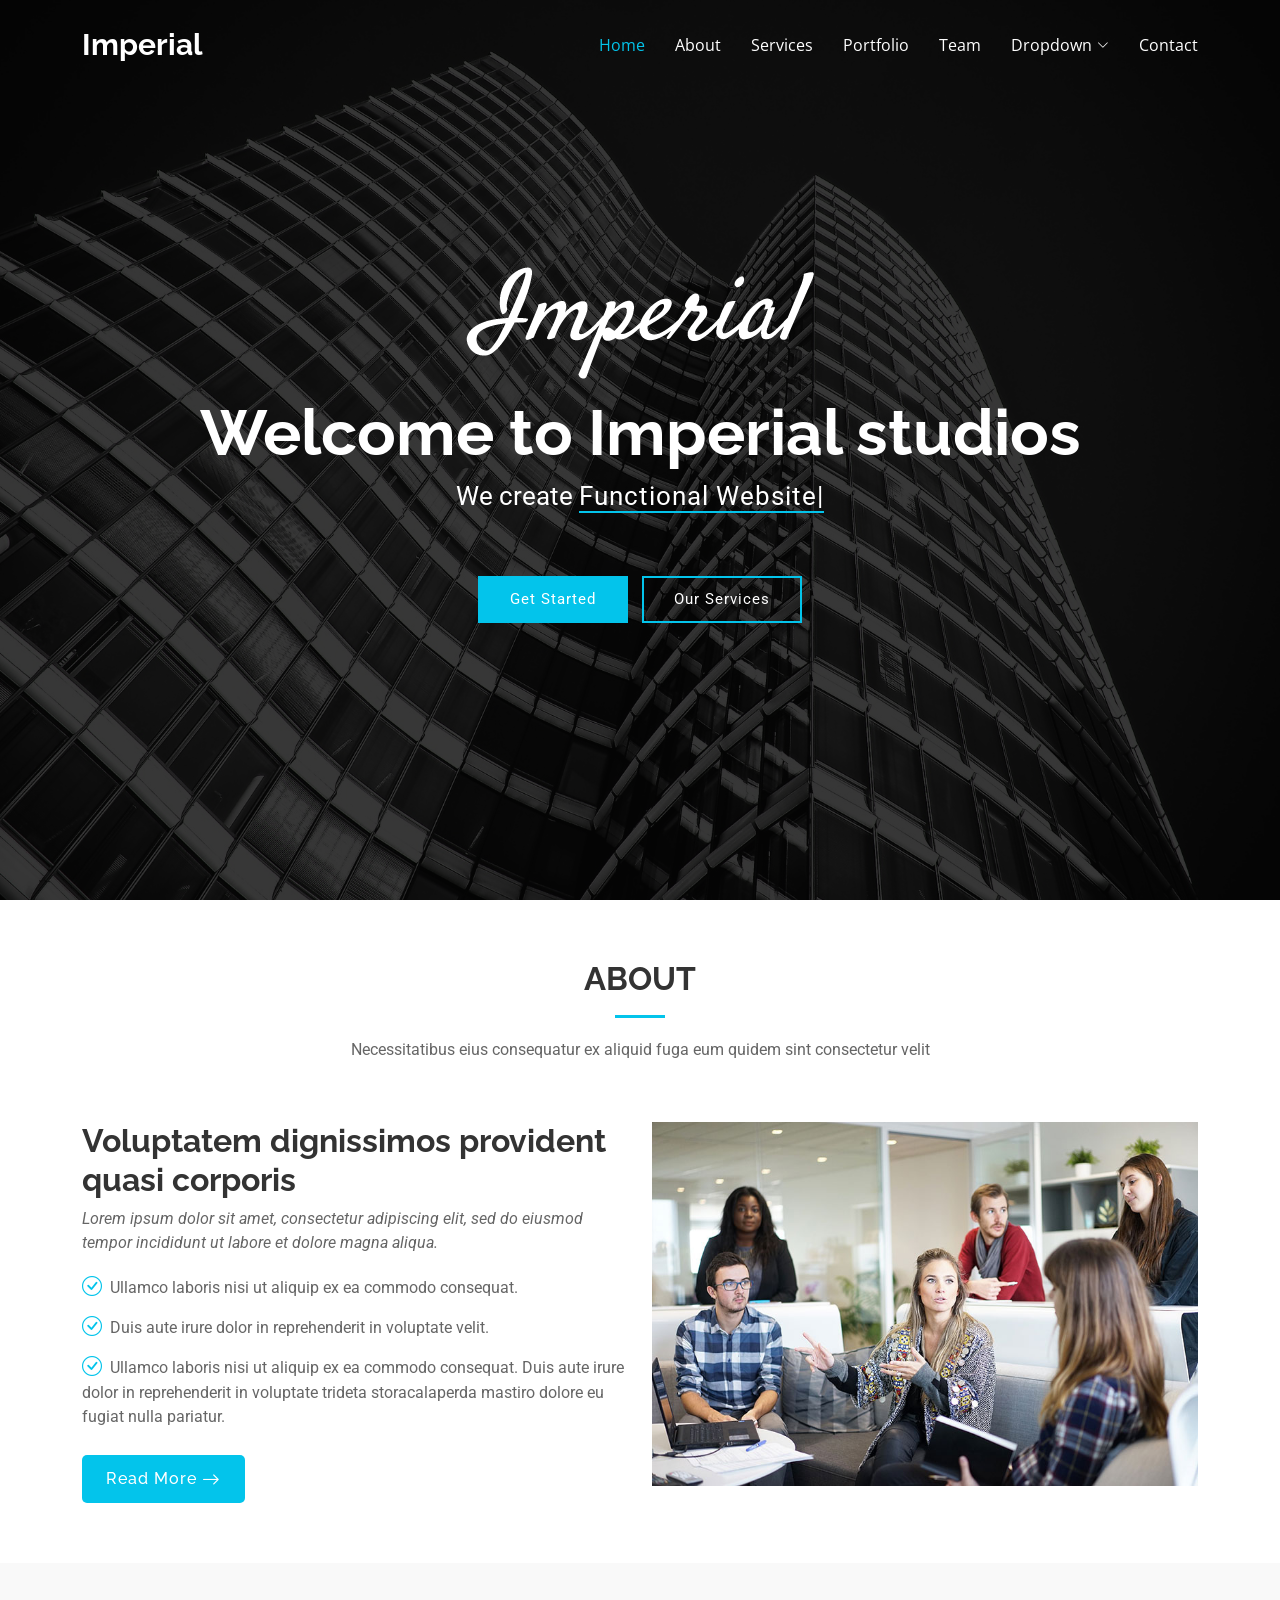
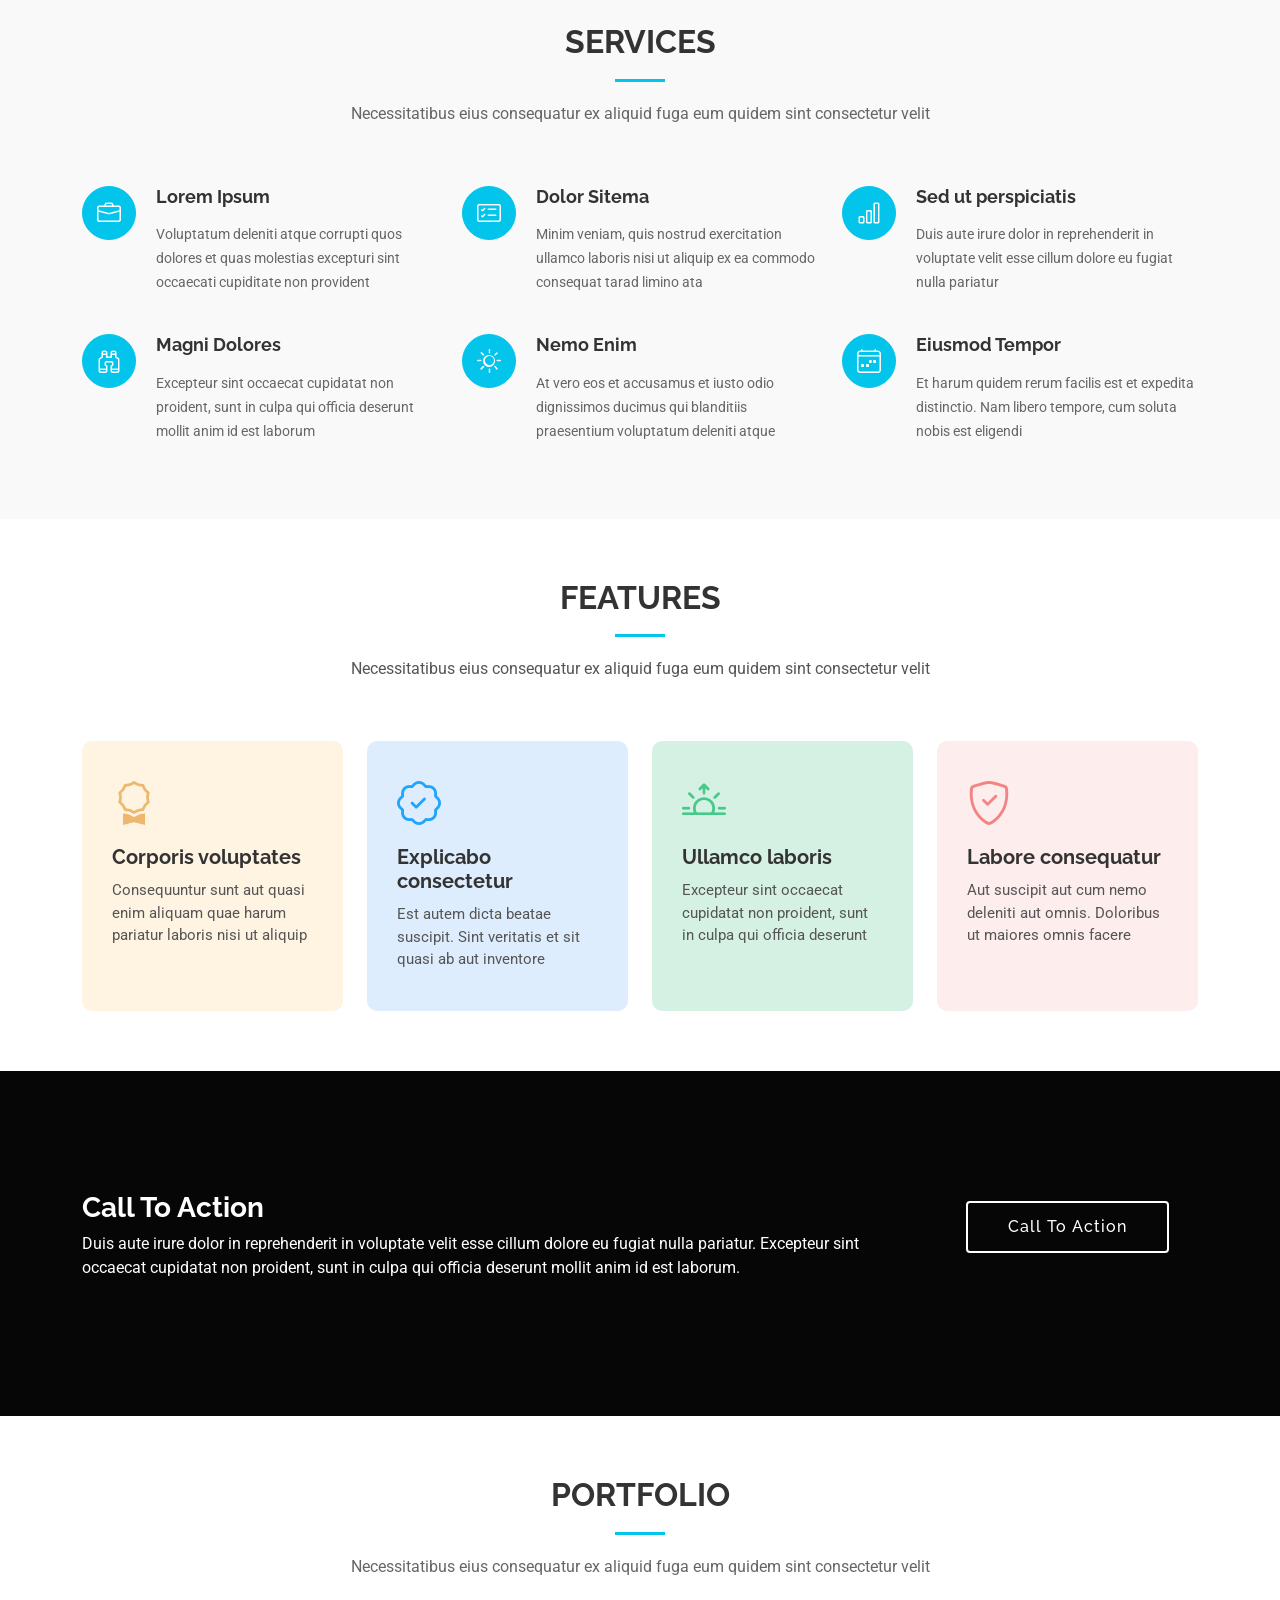
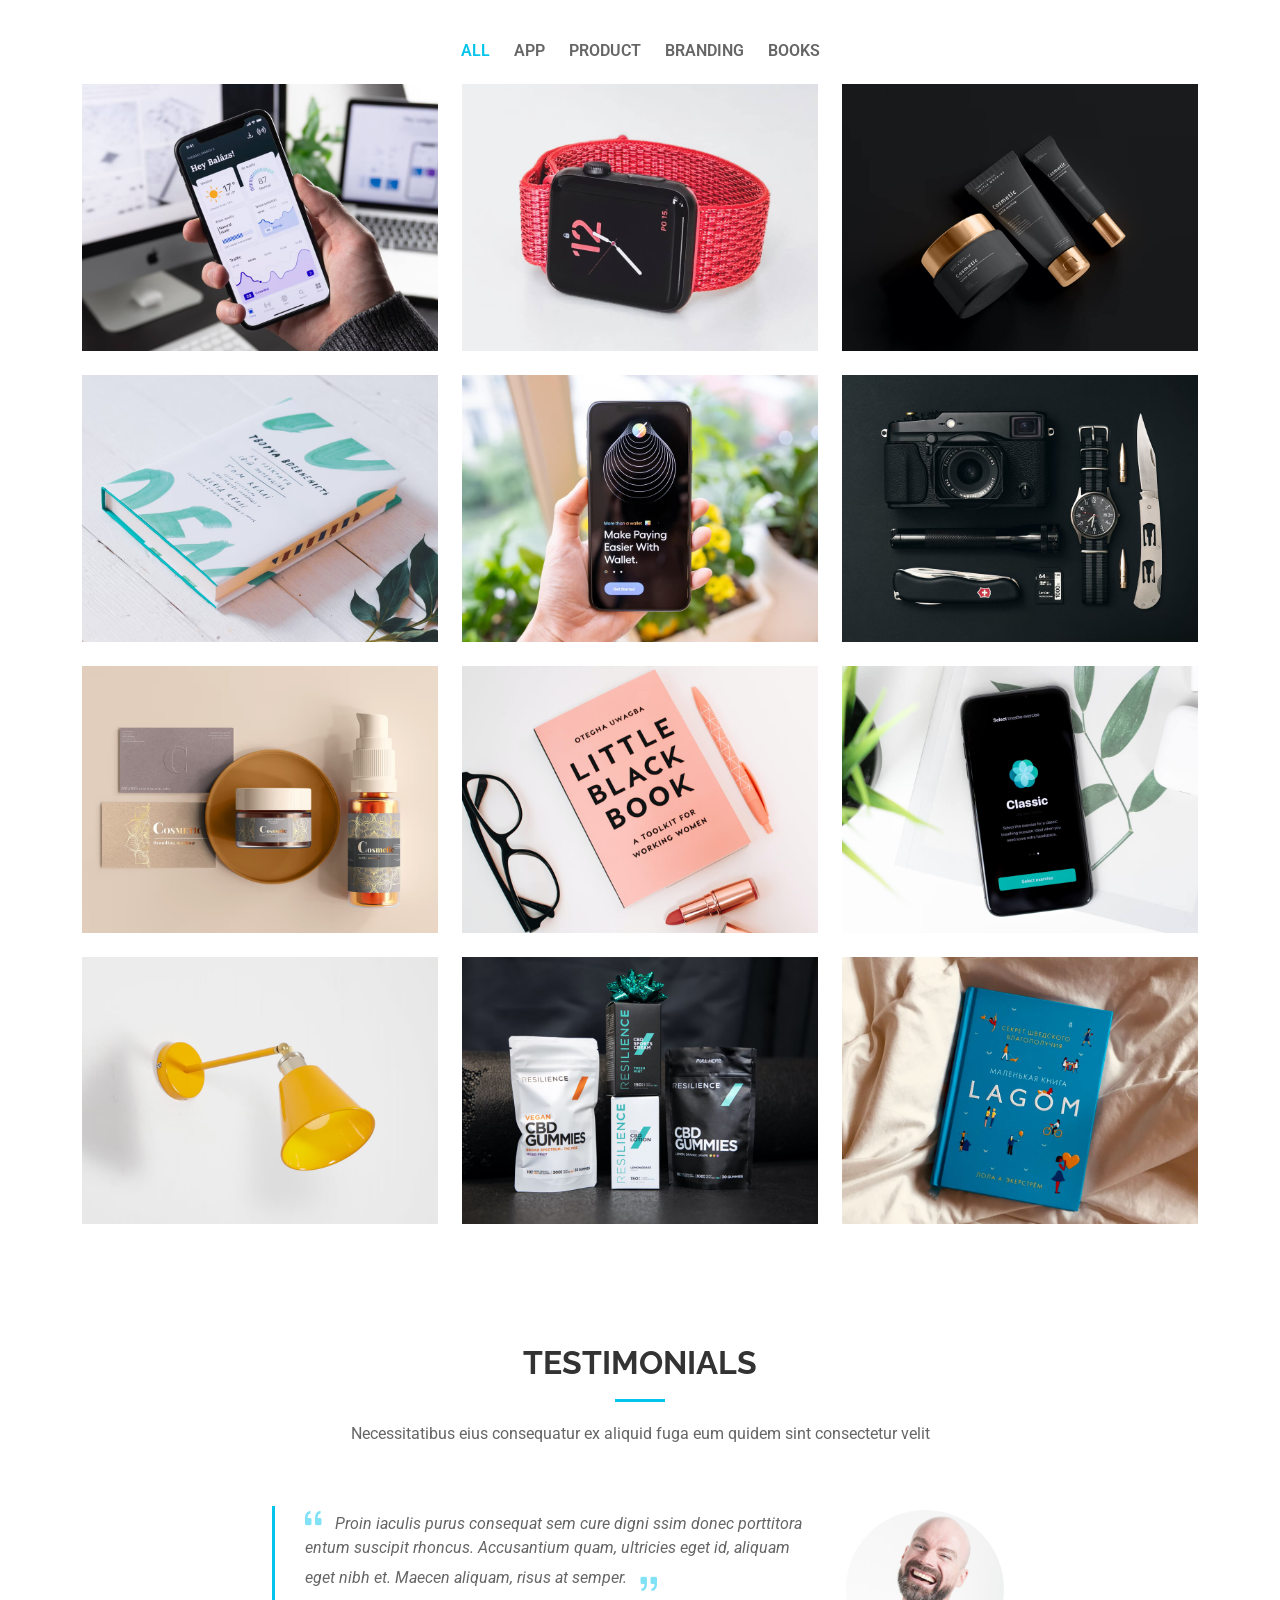
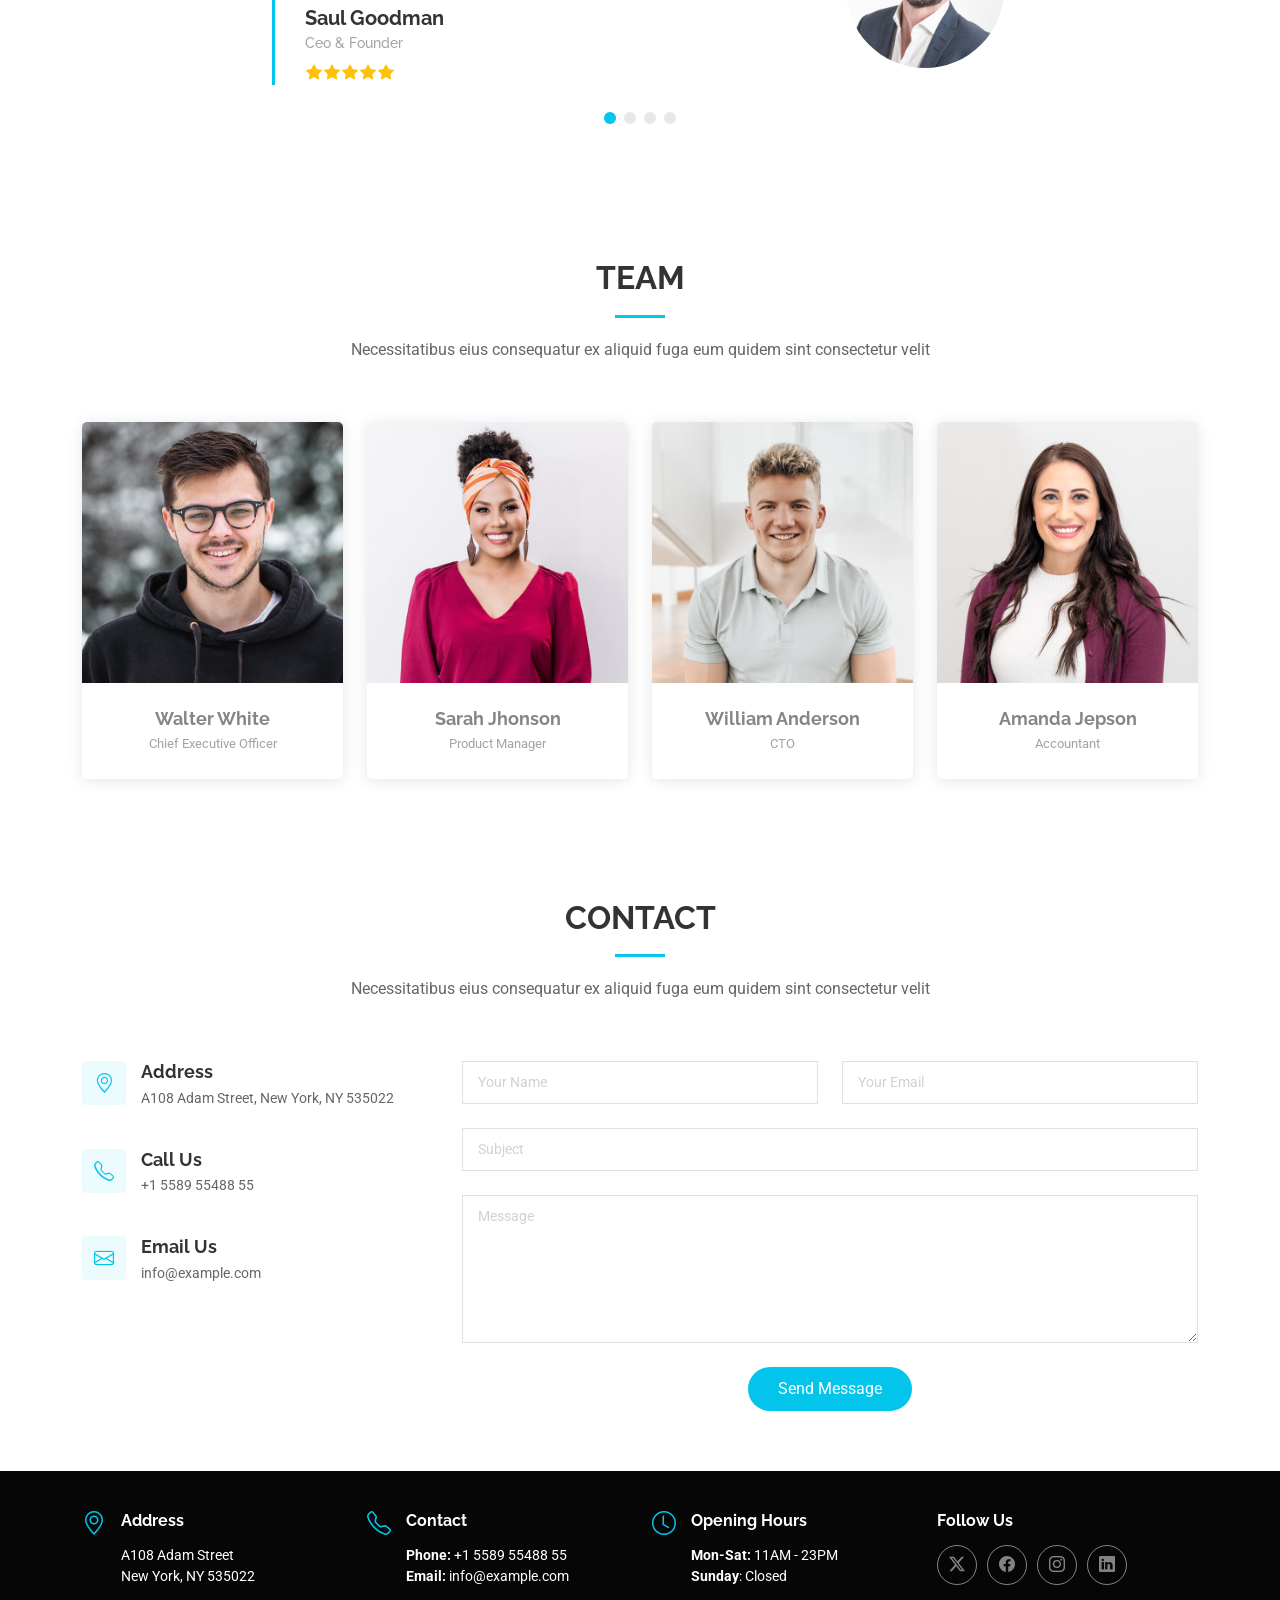
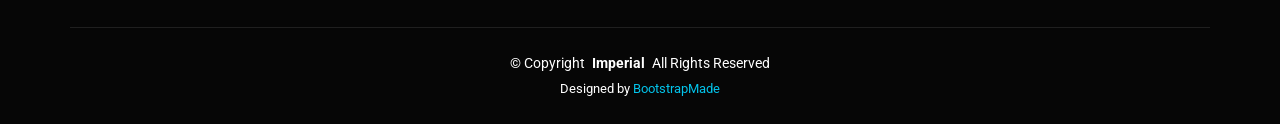
<file: index.html>
<!DOCTYPE html>
<html lang="en">

<head>
  <meta charset="utf-8">
  <meta content="width=device-width, initial-scale=1.0" name="viewport">
  <title>Index - Imperial Bootstrap Template</title>
  <meta name="description" content="">
  <meta name="keywords" content="">

  <!-- Favicons -->
  <link href="assets/img/favicon.png" rel="icon">
  <link href="assets/img/apple-touch-icon.png" rel="apple-touch-icon">

  <!-- Fonts -->
  <link href="https://fonts.googleapis.com" rel="preconnect">
  <link href="https://fonts.gstatic.com" rel="preconnect" crossorigin>
  <link href="https://fonts.googleapis.com/css2?family=Roboto:ital,wght@0,100;0,300;0,400;0,500;0,700;0,900;1,100;1,300;1,400;1,500;1,700;1,900&family=Open+Sans:ital,wght@0,300;0,400;0,500;0,600;0,700;0,800;1,300;1,400;1,500;1,600;1,700;1,800&family=Raleway:ital,wght@0,100;0,200;0,300;0,400;0,500;0,600;0,700;0,800;0,900;1,100;1,200;1,300;1,400;1,500;1,600;1,700;1,800;1,900&display=swap" rel="stylesheet">

  <!-- Vendor CSS Files -->
  <link href="assets/vendor/bootstrap/css/bootstrap.min.css" rel="stylesheet">
  <link href="assets/vendor/bootstrap-icons/bootstrap-icons.css" rel="stylesheet">
  <link href="assets/vendor/aos/aos.css" rel="stylesheet">
  <link href="assets/vendor/glightbox/css/glightbox.min.css" rel="stylesheet">
  <link href="assets/vendor/swiper/swiper-bundle.min.css" rel="stylesheet">

  <!-- Main CSS File -->
  <link href="assets/css/main.css" rel="stylesheet">

  <!-- =======================================================
  * Template Name: Imperial
  * Template URL: https://bootstrapmade.com/imperial-free-onepage-bootstrap-theme/
  * Updated: Oct 08 2024 with Bootstrap v5.3.3
  * Author: BootstrapMade.com
  * License: https://bootstrapmade.com/license/
  ======================================================== -->
</head>

<body class="index-page">

  <header id="header" class="header d-flex align-items-center fixed-top">
    <div class="container-fluid container-xl position-relative d-flex align-items-center justify-content-between">

      <a href="index.html" class="logo d-flex align-items-center">
        <!-- Uncomment the line below if you also wish to use an image logo -->
        <!-- <img src="assets/img/logo-2.png" alt=""> -->
        <h1 class="sitename">Imperial</h1>
      </a>

      <nav id="navmenu" class="navmenu">
        <ul>
          <li><a href="#hero" class="active">Home</a></li>
          <li><a href="#about">About</a></li>
          <li><a href="#services">Services</a></li>
          <li><a href="#portfolio">Portfolio</a></li>
          <li><a href="#team">Team</a></li>
          <li class="dropdown"><a href="#"><span>Dropdown</span> <i class="bi bi-chevron-down toggle-dropdown"></i></a>
            <ul>
              <li><a href="#">Dropdown 1</a></li>
              <li class="dropdown"><a href="#"><span>Deep Dropdown</span> <i class="bi bi-chevron-down toggle-dropdown"></i></a>
                <ul>
                  <li><a href="#">Deep Dropdown 1</a></li>
                  <li><a href="#">Deep Dropdown 2</a></li>
                  <li><a href="#">Deep Dropdown 3</a></li>
                  <li><a href="#">Deep Dropdown 4</a></li>
                  <li><a href="#">Deep Dropdown 5</a></li>
                </ul>
              </li>
              <li><a href="#">Dropdown 2</a></li>
              <li><a href="#">Dropdown 3</a></li>
              <li><a href="#">Dropdown 4</a></li>
            </ul>
          </li>
          <li><a href="#contact">Contact</a></li>
        </ul>
        <i class="mobile-nav-toggle d-xl-none bi bi-list"></i>
      </nav>

    </div>
  </header>

  <main class="main">

    <!-- Hero Section -->
    <section id="hero" class="hero section dark-background">

      <img src="assets/img/hero-bg.jpg" class="hero-bg" alt="" data-aos="fade-in">

      <div class="container text-center" data-aos="fade-up" data-aos-delay="100">
        <img src="assets/img/logo.png" class="img-fluid mb-3" alt="">
        <h2>Welcome to Imperial studios</h2>
        <p>We create <span class="typed" data-typed-items="Functional Websites, Creative Ads, Mobile Apps"></span></p>
        <div>
          <a href="#about" class="cta-btn">Get Started</a>
          <a href="#services" class="cta-btn2">Our Services</a>
        </div>
      </div>

    </section><!-- /Hero Section -->

    <!-- About Section -->
    <section id="about" class="about section">

      <!-- Section Title -->
      <div class="container section-title" data-aos="fade-up">
        <h2>About</h2>
        <p>Necessitatibus eius consequatur ex aliquid fuga eum quidem sint consectetur velit</p>
      </div><!-- End Section Title -->

      <div class="container">

        <div class="row gy-4">

          <div class="col-lg-6 order-1 order-lg-2" data-aos="fade-up" data-aos-delay="100">
            <img src="assets/img/about.jpg" class="img-fluid" alt="">
          </div>

          <div class="col-lg-6 order-2 order-lg-1 content" data-aos="fade-up" data-aos-delay="200">
            <h3>Voluptatem dignissimos provident quasi corporis</h3>
            <p class="fst-italic">
              Lorem ipsum dolor sit amet, consectetur adipiscing elit, sed do eiusmod tempor incididunt ut labore et dolore
              magna aliqua.
            </p>
            <ul>
              <li><i class="bi bi-check-circle"></i> <span>Ullamco laboris nisi ut aliquip ex ea commodo consequat.</span></li>
              <li><i class="bi bi-check-circle"></i> <span>Duis aute irure dolor in reprehenderit in voluptate velit.</span></li>
              <li><i class="bi bi-check-circle"></i> <span>Ullamco laboris nisi ut aliquip ex ea commodo consequat. Duis aute irure dolor in reprehenderit in voluptate trideta storacalaperda mastiro dolore eu fugiat nulla pariatur.</span></li>
            </ul>
            <a href="#" class="read-more"><span>Read More</span><i class="bi bi-arrow-right"></i></a>
          </div>

        </div>

      </div>

    </section><!-- /About Section -->

    <!-- Services Section -->
    <section id="services" class="services section light-background">

      <!-- Section Title -->
      <div class="container section-title" data-aos="fade-up">
        <h2>Services</h2>
        <p>Necessitatibus eius consequatur ex aliquid fuga eum quidem sint consectetur velit</p>
      </div><!-- End Section Title -->

      <div class="container">

        <div class="row gy-4">

          <div class="col-lg-4 col-md-6 service-item d-flex" data-aos="fade-up" data-aos-delay="100">
            <div class="icon flex-shrink-0"><i class="bi bi-briefcase"></i></div>
            <div>
              <h4 class="title"><a href="service-details.html" class="stretched-link">Lorem Ipsum</a></h4>
              <p class="description">Voluptatum deleniti atque corrupti quos dolores et quas molestias excepturi sint occaecati cupiditate non provident</p>
            </div>
          </div>
          <!-- End Service Item -->

          <div class="col-lg-4 col-md-6 service-item d-flex" data-aos="fade-up" data-aos-delay="200">
            <div class="icon flex-shrink-0"><i class="bi bi-card-checklist"></i></div>
            <div>
              <h4 class="title"><a href="service-details.html" class="stretched-link">Dolor Sitema</a></h4>
              <p class="description">Minim veniam, quis nostrud exercitation ullamco laboris nisi ut aliquip ex ea commodo consequat tarad limino ata</p>
            </div>
          </div><!-- End Service Item -->

          <div class="col-lg-4 col-md-6 service-item d-flex" data-aos="fade-up" data-aos-delay="300">
            <div class="icon flex-shrink-0"><i class="bi bi-bar-chart"></i></div>
            <div>
              <h4 class="title"><a href="service-details.html" class="stretched-link">Sed ut perspiciatis</a></h4>
              <p class="description">Duis aute irure dolor in reprehenderit in voluptate velit esse cillum dolore eu fugiat nulla pariatur</p>
            </div>
          </div><!-- End Service Item -->

          <div class="col-lg-4 col-md-6 service-item d-flex" data-aos="fade-up" data-aos-delay="400">
            <div class="icon flex-shrink-0"><i class="bi bi-binoculars"></i></div>
            <div>
              <h4 class="title"><a href="service-details.html" class="stretched-link">Magni Dolores</a></h4>
              <p class="description">Excepteur sint occaecat cupidatat non proident, sunt in culpa qui officia deserunt mollit anim id est laborum</p>
            </div>
          </div><!-- End Service Item -->

          <div class="col-lg-4 col-md-6 service-item d-flex" data-aos="fade-up" data-aos-delay="500">
            <div class="icon flex-shrink-0"><i class="bi bi-brightness-high"></i></div>
            <div>
              <h4 class="title"><a href="service-details.html" class="stretched-link">Nemo Enim</a></h4>
              <p class="description">At vero eos et accusamus et iusto odio dignissimos ducimus qui blanditiis praesentium voluptatum deleniti atque</p>
            </div>
          </div><!-- End Service Item -->

          <div class="col-lg-4 col-md-6 service-item d-flex" data-aos="fade-up" data-aos-delay="600">
            <div class="icon flex-shrink-0"><i class="bi bi-calendar4-week"></i></div>
            <div>
              <h4 class="title"><a href="service-details.html" class="stretched-link">Eiusmod Tempor</a></h4>
              <p class="description">Et harum quidem rerum facilis est et expedita distinctio. Nam libero tempore, cum soluta nobis est eligendi</p>
            </div>
          </div><!-- End Service Item -->

        </div>

      </div>

    </section><!-- /Services Section -->

    <!-- Features Section -->
    <section id="features" class="features section">

      <!-- Section Title -->
      <div class="container section-title" data-aos="fade-up">
        <h2>Features</h2>
        <p>Necessitatibus eius consequatur ex aliquid fuga eum quidem sint consectetur velit</p>
      </div><!-- End Section Title -->

      <div class="container">

        <div class="row gy-4">

          <div class="col-xl-3 col-md-6" data-aos="zoom-in" data-aos-delay="100">
            <div class="feature-box orange">
              <i class="bi bi-award"></i>
              <h4>Corporis voluptates</h4>
              <p>Consequuntur sunt aut quasi enim aliquam quae harum pariatur laboris nisi ut aliquip</p>
            </div>
          </div><!-- End Feature Borx-->

          <div class="col-xl-3 col-md-6" data-aos="zoom-in" data-aos-delay="200">
            <div class="feature-box blue">
              <i class="bi bi-patch-check"></i>
              <h4>Explicabo consectetur</h4>
              <p>Est autem dicta beatae suscipit. Sint veritatis et sit quasi ab aut inventore</p>
            </div>
          </div><!-- End Feature Borx-->

          <div class="col-xl-3 col-md-6" data-aos="zoom-in" data-aos-delay="300">
            <div class="feature-box green">
              <i class="bi bi-sunrise"></i>
              <h4>Ullamco laboris</h4>
              <p>Excepteur sint occaecat cupidatat non proident, sunt in culpa qui officia deserunt</p>
            </div>
          </div><!-- End Feature Borx-->

          <div class="col-xl-3 col-md-6" data-aos="zoom-in" data-aos-delay="400">
            <div class="feature-box red">
              <i class="bi bi-shield-check"></i>
              <h4>Labore consequatur</h4>
              <p>Aut suscipit aut cum nemo deleniti aut omnis. Doloribus ut maiores omnis facere</p>
            </div>
          </div><!-- End Feature Borx-->

        </div>

      </div>

    </section><!-- /Features Section -->

    <!-- Call To Action Section -->
    <section id="call-to-action" class="call-to-action section dark-background">

      <img src="assets/img/cta-bg.jpg" alt="">

      <div class="container">

        <div class="row" data-aos="zoom-in" data-aos-delay="100">
          <div class="col-xl-9 text-center text-xl-start">
            <h3>Call To Action</h3>
            <p>Duis aute irure dolor in reprehenderit in voluptate velit esse cillum dolore eu fugiat nulla pariatur. Excepteur sint occaecat cupidatat non proident, sunt in culpa qui officia deserunt mollit anim id est laborum.</p>
          </div>
          <div class="col-xl-3 cta-btn-container text-center">
            <a class="cta-btn align-middle" href="#">Call To Action</a>
          </div>
        </div>

      </div>

    </section><!-- /Call To Action Section -->

    <!-- Portfolio Section -->
    <section id="portfolio" class="portfolio section">

      <!-- Section Title -->
      <div class="container section-title" data-aos="fade-up">
        <h2>Portfolio</h2>
        <p>Necessitatibus eius consequatur ex aliquid fuga eum quidem sint consectetur velit</p>
      </div><!-- End Section Title -->

      <div class="container">

        <div class="isotope-layout" data-default-filter="*" data-layout="masonry" data-sort="original-order">

          <ul class="portfolio-filters isotope-filters" data-aos="fade-up" data-aos-delay="100">
            <li data-filter="*" class="filter-active">All</li>
            <li data-filter=".filter-app">App</li>
            <li data-filter=".filter-product">Product</li>
            <li data-filter=".filter-branding">Branding</li>
            <li data-filter=".filter-books">Books</li>
          </ul><!-- End Portfolio Filters -->

          <div class="row gy-4 isotope-container" data-aos="fade-up" data-aos-delay="200">

            <div class="col-lg-4 col-md-6 portfolio-item isotope-item filter-app">
              <img src="assets/img/portfolio/app-1.jpg" class="img-fluid" alt="">
              <div class="portfolio-info">
                <h4>App 1</h4>
                <p>Lorem ipsum, dolor sit amet consectetur</p>
                <a href="assets/img/portfolio/app-1.jpg" title="App 1" data-gallery="portfolio-gallery-app" class="glightbox preview-link"><i class="bi bi-zoom-in"></i></a>
                <a href="portfolio-details.html" title="More Details" class="details-link"><i class="bi bi-link-45deg"></i></a>
              </div>
            </div><!-- End Portfolio Item -->

            <div class="col-lg-4 col-md-6 portfolio-item isotope-item filter-product">
              <img src="assets/img/portfolio/product-1.jpg" class="img-fluid" alt="">
              <div class="portfolio-info">
                <h4>Product 1</h4>
                <p>Lorem ipsum, dolor sit amet consectetur</p>
                <a href="assets/img/portfolio/product-1.jpg" title="Product 1" data-gallery="portfolio-gallery-product" class="glightbox preview-link"><i class="bi bi-zoom-in"></i></a>
                <a href="portfolio-details.html" title="More Details" class="details-link"><i class="bi bi-link-45deg"></i></a>
              </div>
            </div><!-- End Portfolio Item -->

            <div class="col-lg-4 col-md-6 portfolio-item isotope-item filter-branding">
              <img src="assets/img/portfolio/branding-1.jpg" class="img-fluid" alt="">
              <div class="portfolio-info">
                <h4>Branding 1</h4>
                <p>Lorem ipsum, dolor sit amet consectetur</p>
                <a href="assets/img/portfolio/branding-1.jpg" title="Branding 1" data-gallery="portfolio-gallery-branding" class="glightbox preview-link"><i class="bi bi-zoom-in"></i></a>
                <a href="portfolio-details.html" title="More Details" class="details-link"><i class="bi bi-link-45deg"></i></a>
              </div>
            </div><!-- End Portfolio Item -->

            <div class="col-lg-4 col-md-6 portfolio-item isotope-item filter-books">
              <img src="assets/img/portfolio/books-1.jpg" class="img-fluid" alt="">
              <div class="portfolio-info">
                <h4>Books 1</h4>
                <p>Lorem ipsum, dolor sit amet consectetur</p>
                <a href="assets/img/portfolio/books-1.jpg" title="Branding 1" data-gallery="portfolio-gallery-book" class="glightbox preview-link"><i class="bi bi-zoom-in"></i></a>
                <a href="portfolio-details.html" title="More Details" class="details-link"><i class="bi bi-link-45deg"></i></a>
              </div>
            </div><!-- End Portfolio Item -->

            <div class="col-lg-4 col-md-6 portfolio-item isotope-item filter-app">
              <img src="assets/img/portfolio/app-2.jpg" class="img-fluid" alt="">
              <div class="portfolio-info">
                <h4>App 2</h4>
                <p>Lorem ipsum, dolor sit amet consectetur</p>
                <a href="assets/img/portfolio/app-2.jpg" title="App 2" data-gallery="portfolio-gallery-app" class="glightbox preview-link"><i class="bi bi-zoom-in"></i></a>
                <a href="portfolio-details.html" title="More Details" class="details-link"><i class="bi bi-link-45deg"></i></a>
              </div>
            </div><!-- End Portfolio Item -->

            <div class="col-lg-4 col-md-6 portfolio-item isotope-item filter-product">
              <img src="assets/img/portfolio/product-2.jpg" class="img-fluid" alt="">
              <div class="portfolio-info">
                <h4>Product 2</h4>
                <p>Lorem ipsum, dolor sit amet consectetur</p>
                <a href="assets/img/portfolio/product-2.jpg" title="Product 2" data-gallery="portfolio-gallery-product" class="glightbox preview-link"><i class="bi bi-zoom-in"></i></a>
                <a href="portfolio-details.html" title="More Details" class="details-link"><i class="bi bi-link-45deg"></i></a>
              </div>
            </div><!-- End Portfolio Item -->

            <div class="col-lg-4 col-md-6 portfolio-item isotope-item filter-branding">
              <img src="assets/img/portfolio/branding-2.jpg" class="img-fluid" alt="">
              <div class="portfolio-info">
                <h4>Branding 2</h4>
                <p>Lorem ipsum, dolor sit amet consectetur</p>
                <a href="assets/img/portfolio/branding-2.jpg" title="Branding 2" data-gallery="portfolio-gallery-branding" class="glightbox preview-link"><i class="bi bi-zoom-in"></i></a>
                <a href="portfolio-details.html" title="More Details" class="details-link"><i class="bi bi-link-45deg"></i></a>
              </div>
            </div><!-- End Portfolio Item -->

            <div class="col-lg-4 col-md-6 portfolio-item isotope-item filter-books">
              <img src="assets/img/portfolio/books-2.jpg" class="img-fluid" alt="">
              <div class="portfolio-info">
                <h4>Books 2</h4>
                <p>Lorem ipsum, dolor sit amet consectetur</p>
                <a href="assets/img/portfolio/books-2.jpg" title="Branding 2" data-gallery="portfolio-gallery-book" class="glightbox preview-link"><i class="bi bi-zoom-in"></i></a>
                <a href="portfolio-details.html" title="More Details" class="details-link"><i class="bi bi-link-45deg"></i></a>
              </div>
            </div><!-- End Portfolio Item -->

            <div class="col-lg-4 col-md-6 portfolio-item isotope-item filter-app">
              <img src="assets/img/portfolio/app-3.jpg" class="img-fluid" alt="">
              <div class="portfolio-info">
                <h4>App 3</h4>
                <p>Lorem ipsum, dolor sit amet consectetur</p>
                <a href="assets/img/portfolio/app-3.jpg" title="App 3" data-gallery="portfolio-gallery-app" class="glightbox preview-link"><i class="bi bi-zoom-in"></i></a>
                <a href="portfolio-details.html" title="More Details" class="details-link"><i class="bi bi-link-45deg"></i></a>
              </div>
            </div><!-- End Portfolio Item -->

            <div class="col-lg-4 col-md-6 portfolio-item isotope-item filter-product">
              <img src="assets/img/portfolio/product-3.jpg" class="img-fluid" alt="">
              <div class="portfolio-info">
                <h4>Product 3</h4>
                <p>Lorem ipsum, dolor sit amet consectetur</p>
                <a href="assets/img/portfolio/product-3.jpg" title="Product 3" data-gallery="portfolio-gallery-product" class="glightbox preview-link"><i class="bi bi-zoom-in"></i></a>
                <a href="portfolio-details.html" title="More Details" class="details-link"><i class="bi bi-link-45deg"></i></a>
              </div>
            </div><!-- End Portfolio Item -->

            <div class="col-lg-4 col-md-6 portfolio-item isotope-item filter-branding">
              <img src="assets/img/portfolio/branding-3.jpg" class="img-fluid" alt="">
              <div class="portfolio-info">
                <h4>Branding 3</h4>
                <p>Lorem ipsum, dolor sit amet consectetur</p>
                <a href="assets/img/portfolio/branding-3.jpg" title="Branding 2" data-gallery="portfolio-gallery-branding" class="glightbox preview-link"><i class="bi bi-zoom-in"></i></a>
                <a href="portfolio-details.html" title="More Details" class="details-link"><i class="bi bi-link-45deg"></i></a>
              </div>
            </div><!-- End Portfolio Item -->

            <div class="col-lg-4 col-md-6 portfolio-item isotope-item filter-books">
              <img src="assets/img/portfolio/books-3.jpg" class="img-fluid" alt="">
              <div class="portfolio-info">
                <h4>Books 3</h4>
                <p>Lorem ipsum, dolor sit amet consectetur</p>
                <a href="assets/img/portfolio/books-3.jpg" title="Branding 3" data-gallery="portfolio-gallery-book" class="glightbox preview-link"><i class="bi bi-zoom-in"></i></a>
                <a href="portfolio-details.html" title="More Details" class="details-link"><i class="bi bi-link-45deg"></i></a>
              </div>
            </div><!-- End Portfolio Item -->

          </div><!-- End Portfolio Container -->

        </div>

      </div>

    </section><!-- /Portfolio Section -->

    <!-- Testimonials Section -->
    <section id="testimonials" class="testimonials section">

      <!-- Section Title -->
      <div class="container section-title" data-aos="fade-up">
        <h2>Testimonials</h2>
        <p>Necessitatibus eius consequatur ex aliquid fuga eum quidem sint consectetur velit</p>
      </div><!-- End Section Title -->

      <div class="container" data-aos="fade-up" data-aos-delay="100">

        <div class="swiper init-swiper">
          <script type="application/json" class="swiper-config">
            {
              "loop": true,
              "speed": 600,
              "autoplay": {
                "delay": 5000
              },
              "slidesPerView": "auto",
              "pagination": {
                "el": ".swiper-pagination",
                "type": "bullets",
                "clickable": true
              }
            }
          </script>
          <div class="swiper-wrapper">

            <div class="swiper-slide">
              <div class="testimonial-item">
                <div class="row gy-4 justify-content-center">
                  <div class="col-lg-6">
                    <div class="testimonial-content">
                      <p>
                        <i class="bi bi-quote quote-icon-left"></i>
                        <span>Proin iaculis purus consequat sem cure digni ssim donec porttitora entum suscipit rhoncus. Accusantium quam, ultricies eget id, aliquam eget nibh et. Maecen aliquam, risus at semper.</span>
                        <i class="bi bi-quote quote-icon-right"></i>
                      </p>
                      <h3>Saul Goodman</h3>
                      <h4>Ceo &amp; Founder</h4>
                      <div class="stars">
                        <i class="bi bi-star-fill"></i><i class="bi bi-star-fill"></i><i class="bi bi-star-fill"></i><i class="bi bi-star-fill"></i><i class="bi bi-star-fill"></i>
                      </div>
                    </div>
                  </div>
                  <div class="col-lg-2 text-center">
                    <img src="assets/img/testimonials/testimonials-1.jpg" class="img-fluid testimonial-img" alt="">
                  </div>
                </div>
              </div>
            </div><!-- End testimonial item -->

            <div class="swiper-slide">
              <div class="testimonial-item">
                <div class="row gy-4 justify-content-center">
                  <div class="col-lg-6">
                    <div class="testimonial-content">
                      <p>
                        <i class="bi bi-quote quote-icon-left"></i>
                        <span>Export tempor illum tamen malis malis eram quae irure esse labore quem cillum quid cillum eram malis quorum velit fore eram velit sunt aliqua noster fugiat irure amet legam anim culpa.</span>
                        <i class="bi bi-quote quote-icon-right"></i>
                      </p>
                      <h3>Sara Wilsson</h3>
                      <h4>Designer</h4>
                      <div class="stars">
                        <i class="bi bi-star-fill"></i><i class="bi bi-star-fill"></i><i class="bi bi-star-fill"></i><i class="bi bi-star-fill"></i><i class="bi bi-star-fill"></i>
                      </div>
                    </div>
                  </div>
                  <div class="col-lg-2 text-center">
                    <img src="assets/img/testimonials/testimonials-2.jpg" class="img-fluid testimonial-img" alt="">
                  </div>
                </div>
              </div>
            </div><!-- End testimonial item -->

            <div class="swiper-slide">
              <div class="testimonial-item">
                <div class="row gy-4 justify-content-center">
                  <div class="col-lg-6">
                    <div class="testimonial-content">
                      <p>
                        <i class="bi bi-quote quote-icon-left"></i>
                        <span>Enim nisi quem export duis labore cillum quae magna enim sint quorum nulla quem veniam duis minim tempor labore quem eram duis noster aute amet eram fore quis sint minim.</span>
                        <i class="bi bi-quote quote-icon-right"></i>
                      </p>
                      <h3>Jena Karlis</h3>
                      <h4>Store Owner</h4>
                      <div class="stars">
                        <i class="bi bi-star-fill"></i><i class="bi bi-star-fill"></i><i class="bi bi-star-fill"></i><i class="bi bi-star-fill"></i><i class="bi bi-star-fill"></i>
                      </div>
                    </div>
                  </div>
                  <div class="col-lg-2 text-center">
                    <img src="assets/img/testimonials/testimonials-3.jpg" class="img-fluid testimonial-img" alt="">
                  </div>
                </div>
              </div>
            </div><!-- End testimonial item -->

            <div class="swiper-slide">
              <div class="testimonial-item">
                <div class="row gy-4 justify-content-center">
                  <div class="col-lg-6">
                    <div class="testimonial-content">
                      <p>
                        <i class="bi bi-quote quote-icon-left"></i>
                        <span>Fugiat enim eram quae cillum dolore dolor amet nulla culpa multos export minim fugiat minim velit minim dolor enim duis veniam ipsum anim magna sunt elit fore quem dolore labore illum veniam.</span>
                        <i class="bi bi-quote quote-icon-right"></i>
                      </p>
                      <h3>John Larson</h3>
                      <h4>Entrepreneur</h4>
                      <div class="stars">
                        <i class="bi bi-star-fill"></i><i class="bi bi-star-fill"></i><i class="bi bi-star-fill"></i><i class="bi bi-star-fill"></i><i class="bi bi-star-fill"></i>
                      </div>
                    </div>
                  </div>
                  <div class="col-lg-2 text-center">
                    <img src="assets/img/testimonials/testimonials-4.jpg" class="img-fluid testimonial-img" alt="">
                  </div>
                </div>
              </div>
            </div><!-- End testimonial item -->

          </div>
          <div class="swiper-pagination"></div>
        </div>

      </div>

    </section><!-- /Testimonials Section -->

    <!-- Team Section -->
    <section id="team" class="team section">

      <!-- Section Title -->
      <div class="container section-title" data-aos="fade-up">
        <h2>Team</h2>
        <p>Necessitatibus eius consequatur ex aliquid fuga eum quidem sint consectetur velit</p>
      </div><!-- End Section Title -->

      <div class="container">

        <div class="row gy-4">

          <div class="col-lg-3 col-md-6 d-flex align-items-stretch" data-aos="fade-up" data-aos-delay="100">
            <div class="team-member">
              <div class="member-img">
                <img src="assets/img/team/team-1.jpg" class="img-fluid" alt="">
                <div class="social">
                  <a href=""><i class="bi bi-twitter-x"></i></a>
                  <a href=""><i class="bi bi-facebook"></i></a>
                  <a href=""><i class="bi bi-instagram"></i></a>
                  <a href=""><i class="bi bi-linkedin"></i></a>
                </div>
              </div>
              <div class="member-info">
                <h4>Walter White</h4>
                <span>Chief Executive Officer</span>
              </div>
            </div>
          </div><!-- End Team Member -->

          <div class="col-lg-3 col-md-6 d-flex align-items-stretch" data-aos="fade-up" data-aos-delay="200">
            <div class="team-member">
              <div class="member-img">
                <img src="assets/img/team/team-2.jpg" class="img-fluid" alt="">
                <div class="social">
                  <a href=""><i class="bi bi-twitter-x"></i></a>
                  <a href=""><i class="bi bi-facebook"></i></a>
                  <a href=""><i class="bi bi-instagram"></i></a>
                  <a href=""><i class="bi bi-linkedin"></i></a>
                </div>
              </div>
              <div class="member-info">
                <h4>Sarah Jhonson</h4>
                <span>Product Manager</span>
              </div>
            </div>
          </div><!-- End Team Member -->

          <div class="col-lg-3 col-md-6 d-flex align-items-stretch" data-aos="fade-up" data-aos-delay="300">
            <div class="team-member">
              <div class="member-img">
                <img src="assets/img/team/team-3.jpg" class="img-fluid" alt="">
                <div class="social">
                  <a href=""><i class="bi bi-twitter-x"></i></a>
                  <a href=""><i class="bi bi-facebook"></i></a>
                  <a href=""><i class="bi bi-instagram"></i></a>
                  <a href=""><i class="bi bi-linkedin"></i></a>
                </div>
              </div>
              <div class="member-info">
                <h4>William Anderson</h4>
                <span>CTO</span>
              </div>
            </div>
          </div><!-- End Team Member -->

          <div class="col-lg-3 col-md-6 d-flex align-items-stretch" data-aos="fade-up" data-aos-delay="400">
            <div class="team-member">
              <div class="member-img">
                <img src="assets/img/team/team-4.jpg" class="img-fluid" alt="">
                <div class="social">
                  <a href=""><i class="bi bi-twitter-x"></i></a>
                  <a href=""><i class="bi bi-facebook"></i></a>
                  <a href=""><i class="bi bi-instagram"></i></a>
                  <a href=""><i class="bi bi-linkedin"></i></a>
                </div>
              </div>
              <div class="member-info">
                <h4>Amanda Jepson</h4>
                <span>Accountant</span>
              </div>
            </div>
          </div><!-- End Team Member -->

        </div>

      </div>

    </section><!-- /Team Section -->

    <!-- Contact Section -->
    <section id="contact" class="contact section">

      <!-- Section Title -->
      <div class="container section-title" data-aos="fade-up">
        <h2>Contact</h2>
        <p>Necessitatibus eius consequatur ex aliquid fuga eum quidem sint consectetur velit</p>
      </div><!-- End Section Title -->

      <div class="container" data-aos="fade" data-aos-delay="100">

        <div class="row gy-4">

          <div class="col-lg-4">
            <div class="info-item d-flex" data-aos="fade-up" data-aos-delay="200">
              <i class="bi bi-geo-alt flex-shrink-0"></i>
              <div>
                <h3>Address</h3>
                <p>A108 Adam Street, New York, NY 535022</p>
              </div>
            </div><!-- End Info Item -->

            <div class="info-item d-flex" data-aos="fade-up" data-aos-delay="300">
              <i class="bi bi-telephone flex-shrink-0"></i>
              <div>
                <h3>Call Us</h3>
                <p>+1 5589 55488 55</p>
              </div>
            </div><!-- End Info Item -->

            <div class="info-item d-flex" data-aos="fade-up" data-aos-delay="400">
              <i class="bi bi-envelope flex-shrink-0"></i>
              <div>
                <h3>Email Us</h3>
                <p>info@example.com</p>
              </div>
            </div><!-- End Info Item -->

          </div>

          <div class="col-lg-8">
            <form action="forms/contact.php" method="post" class="php-email-form" data-aos="fade-up" data-aos-delay="200">
              <div class="row gy-4">

                <div class="col-md-6">
                  <input type="text" name="name" class="form-control" placeholder="Your Name" required="">
                </div>

                <div class="col-md-6 ">
                  <input type="email" class="form-control" name="email" placeholder="Your Email" required="">
                </div>

                <div class="col-md-12">
                  <input type="text" class="form-control" name="subject" placeholder="Subject" required="">
                </div>

                <div class="col-md-12">
                  <textarea class="form-control" name="message" rows="6" placeholder="Message" required=""></textarea>
                </div>

                <div class="col-md-12 text-center">
                  <div class="loading">Loading</div>
                  <div class="error-message"></div>
                  <div class="sent-message">Your message has been sent. Thank you!</div>

                  <button type="submit">Send Message</button>
                </div>

              </div>
            </form>
          </div><!-- End Contact Form -->

        </div>

      </div>

    </section><!-- /Contact Section -->

  </main>

  <footer id="footer" class="footer dark-background">

    <div class="container">
      <div class="row gy-3">
        <div class="col-lg-3 col-md-6 d-flex">
          <i class="bi bi-geo-alt icon"></i>
          <div class="address">
            <h4>Address</h4>
            <p>A108 Adam Street</p>
            <p>New York, NY 535022</p>
            <p></p>
          </div>

        </div>

        <div class="col-lg-3 col-md-6 d-flex">
          <i class="bi bi-telephone icon"></i>
          <div>
            <h4>Contact</h4>
            <p>
              <strong>Phone:</strong> <span>+1 5589 55488 55</span><br>
              <strong>Email:</strong> <span>info@example.com</span><br>
            </p>
          </div>
        </div>

        <div class="col-lg-3 col-md-6 d-flex">
          <i class="bi bi-clock icon"></i>
          <div>
            <h4>Opening Hours</h4>
            <p>
              <strong>Mon-Sat:</strong> <span>11AM - 23PM</span><br>
              <strong>Sunday</strong>: <span>Closed</span>
            </p>
          </div>
        </div>

        <div class="col-lg-3 col-md-6">
          <h4>Follow Us</h4>
          <div class="social-links d-flex">
            <a href="#" class="twitter"><i class="bi bi-twitter-x"></i></a>
            <a href="#" class="facebook"><i class="bi bi-facebook"></i></a>
            <a href="#" class="instagram"><i class="bi bi-instagram"></i></a>
            <a href="#" class="linkedin"><i class="bi bi-linkedin"></i></a>
          </div>
        </div>

      </div>
    </div>

    <div class="container copyright text-center mt-4">
      <p>© <span>Copyright</span> <strong class="px-1 sitename">Imperial</strong> <span>All Rights Reserved</span></p>
      <div class="credits">
        <!-- All the links in the footer should remain intact. -->
        <!-- You can delete the links only if you've purchased the pro version. -->
        <!-- Licensing information: https://bootstrapmade.com/license/ -->
        <!-- Purchase the pro version with working PHP/AJAX contact form: [buy-url] -->
        Designed by <a href="https://bootstrapmade.com/">BootstrapMade</a>
      </div>
    </div>

  </footer>

  <!-- Scroll Top -->
  <a href="#" id="scroll-top" class="scroll-top d-flex align-items-center justify-content-center"><i class="bi bi-arrow-up-short"></i></a>

  <!-- Preloader -->
  <div id="preloader"></div>

  <!-- Vendor JS Files -->
  <script src="assets/vendor/bootstrap/js/bootstrap.bundle.min.js"></script>
  <script src="assets/vendor/php-email-form/validate.js"></script>
  <script src="assets/vendor/aos/aos.js"></script>
  <script src="assets/vendor/typed.js/typed.umd.js"></script>
  <script src="assets/vendor/glightbox/js/glightbox.min.js"></script>
  <script src="assets/vendor/imagesloaded/imagesloaded.pkgd.min.js"></script>
  <script src="assets/vendor/isotope-layout/isotope.pkgd.min.js"></script>
  <script src="assets/vendor/swiper/swiper-bundle.min.js"></script>

  <!-- Main JS File -->
  <script src="assets/js/main.js"></script>

</body>

</html>
</file>
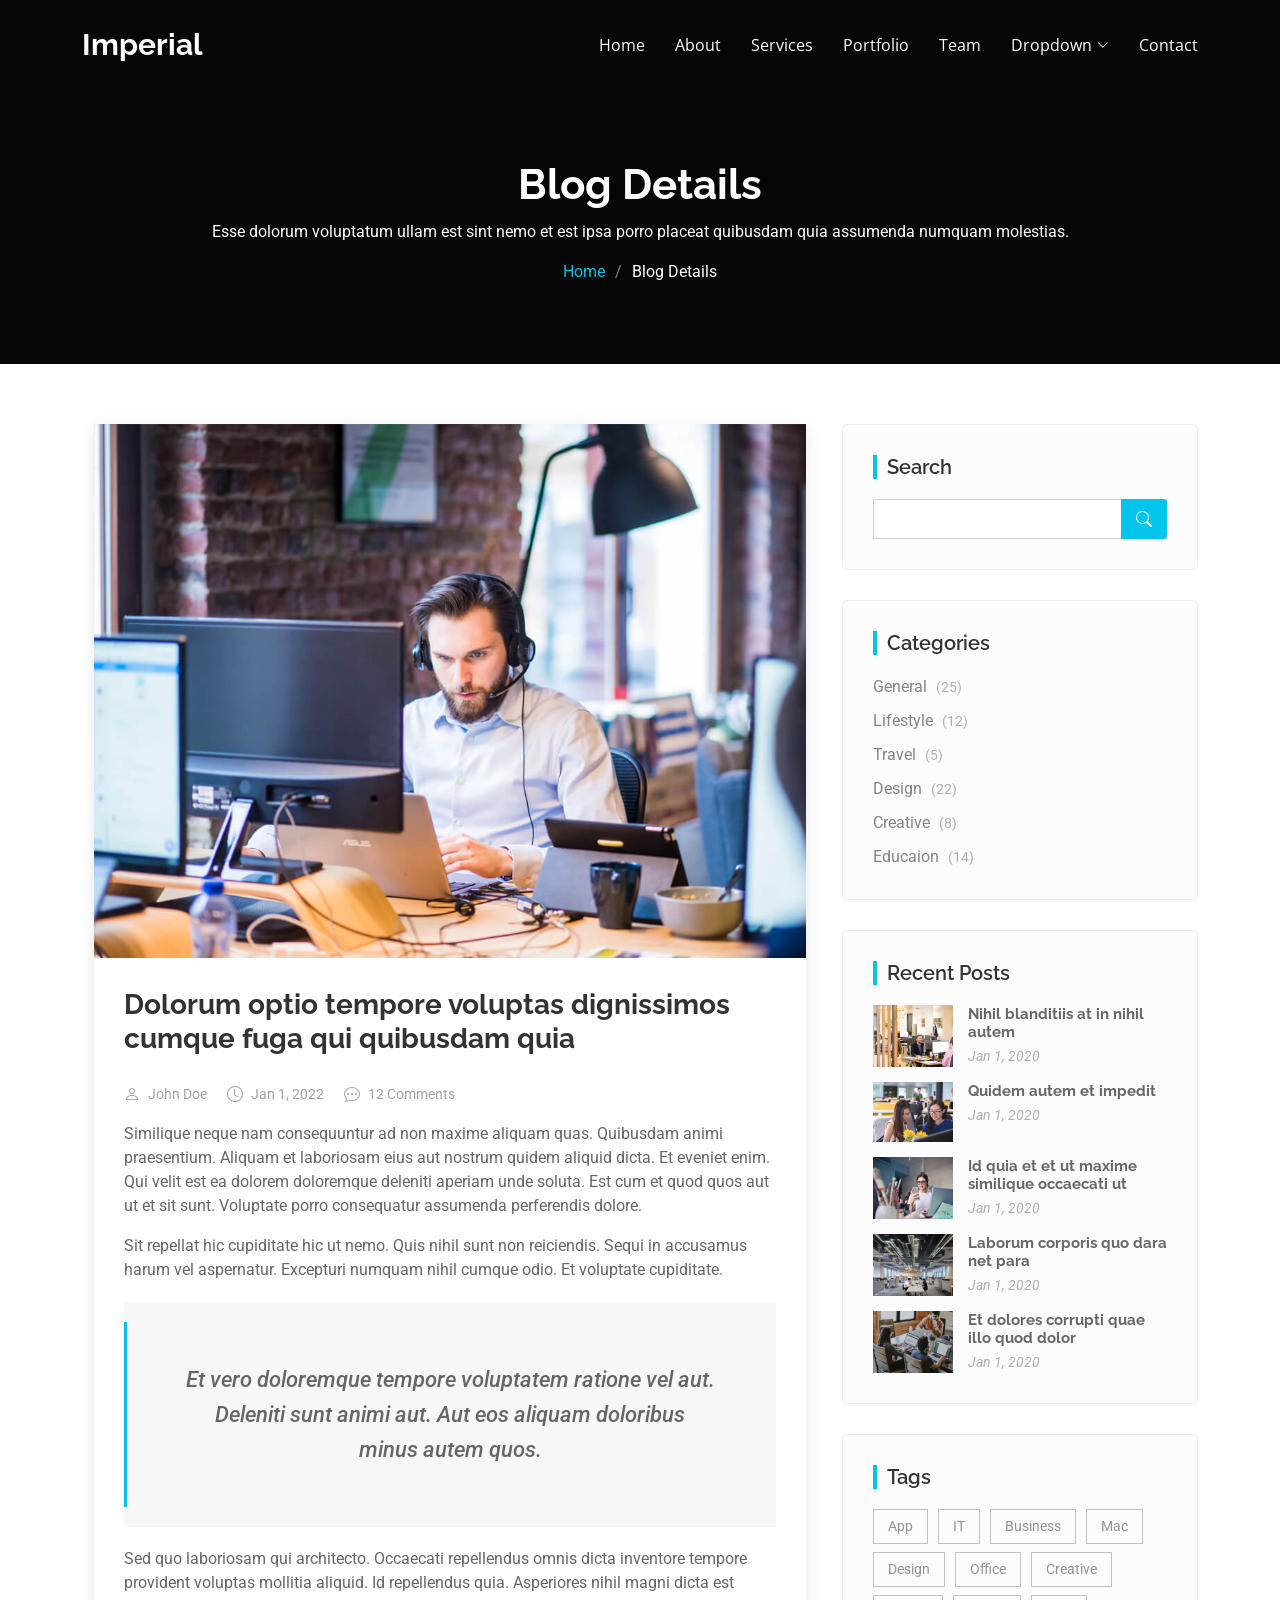
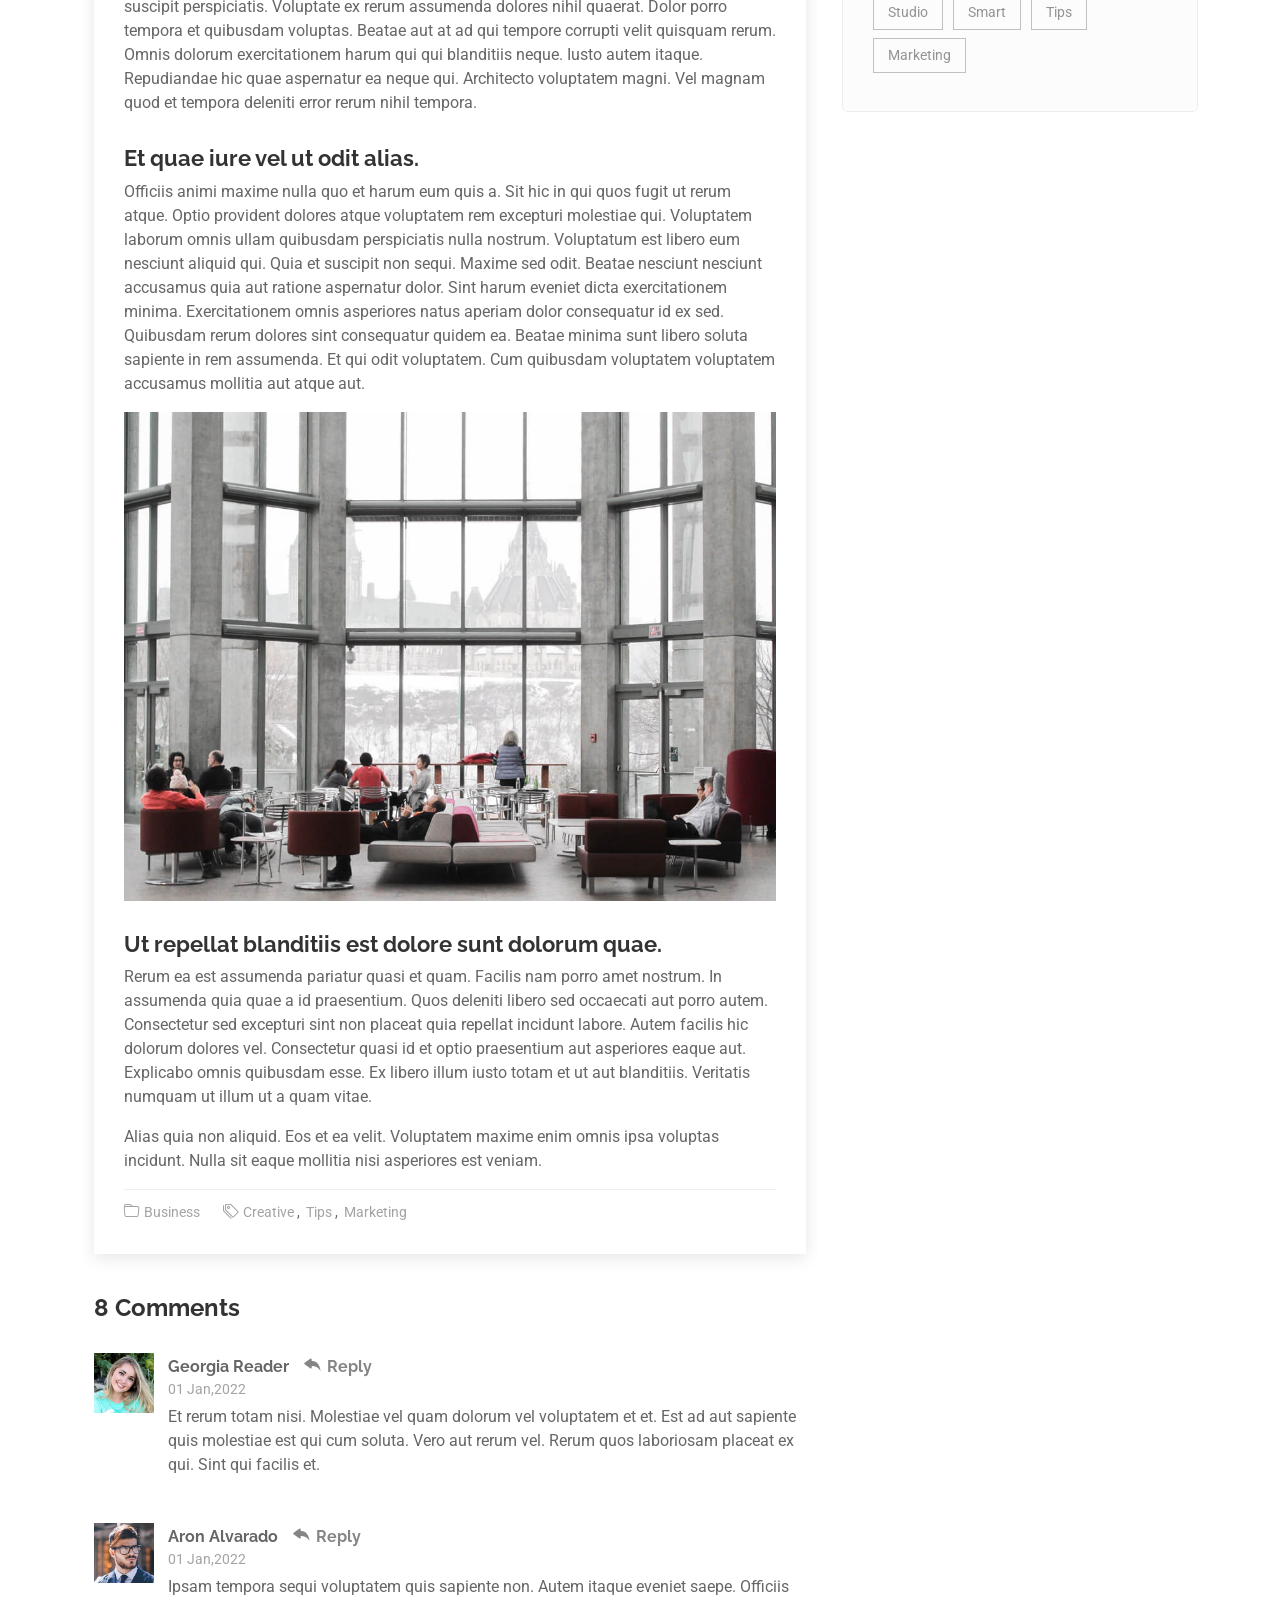
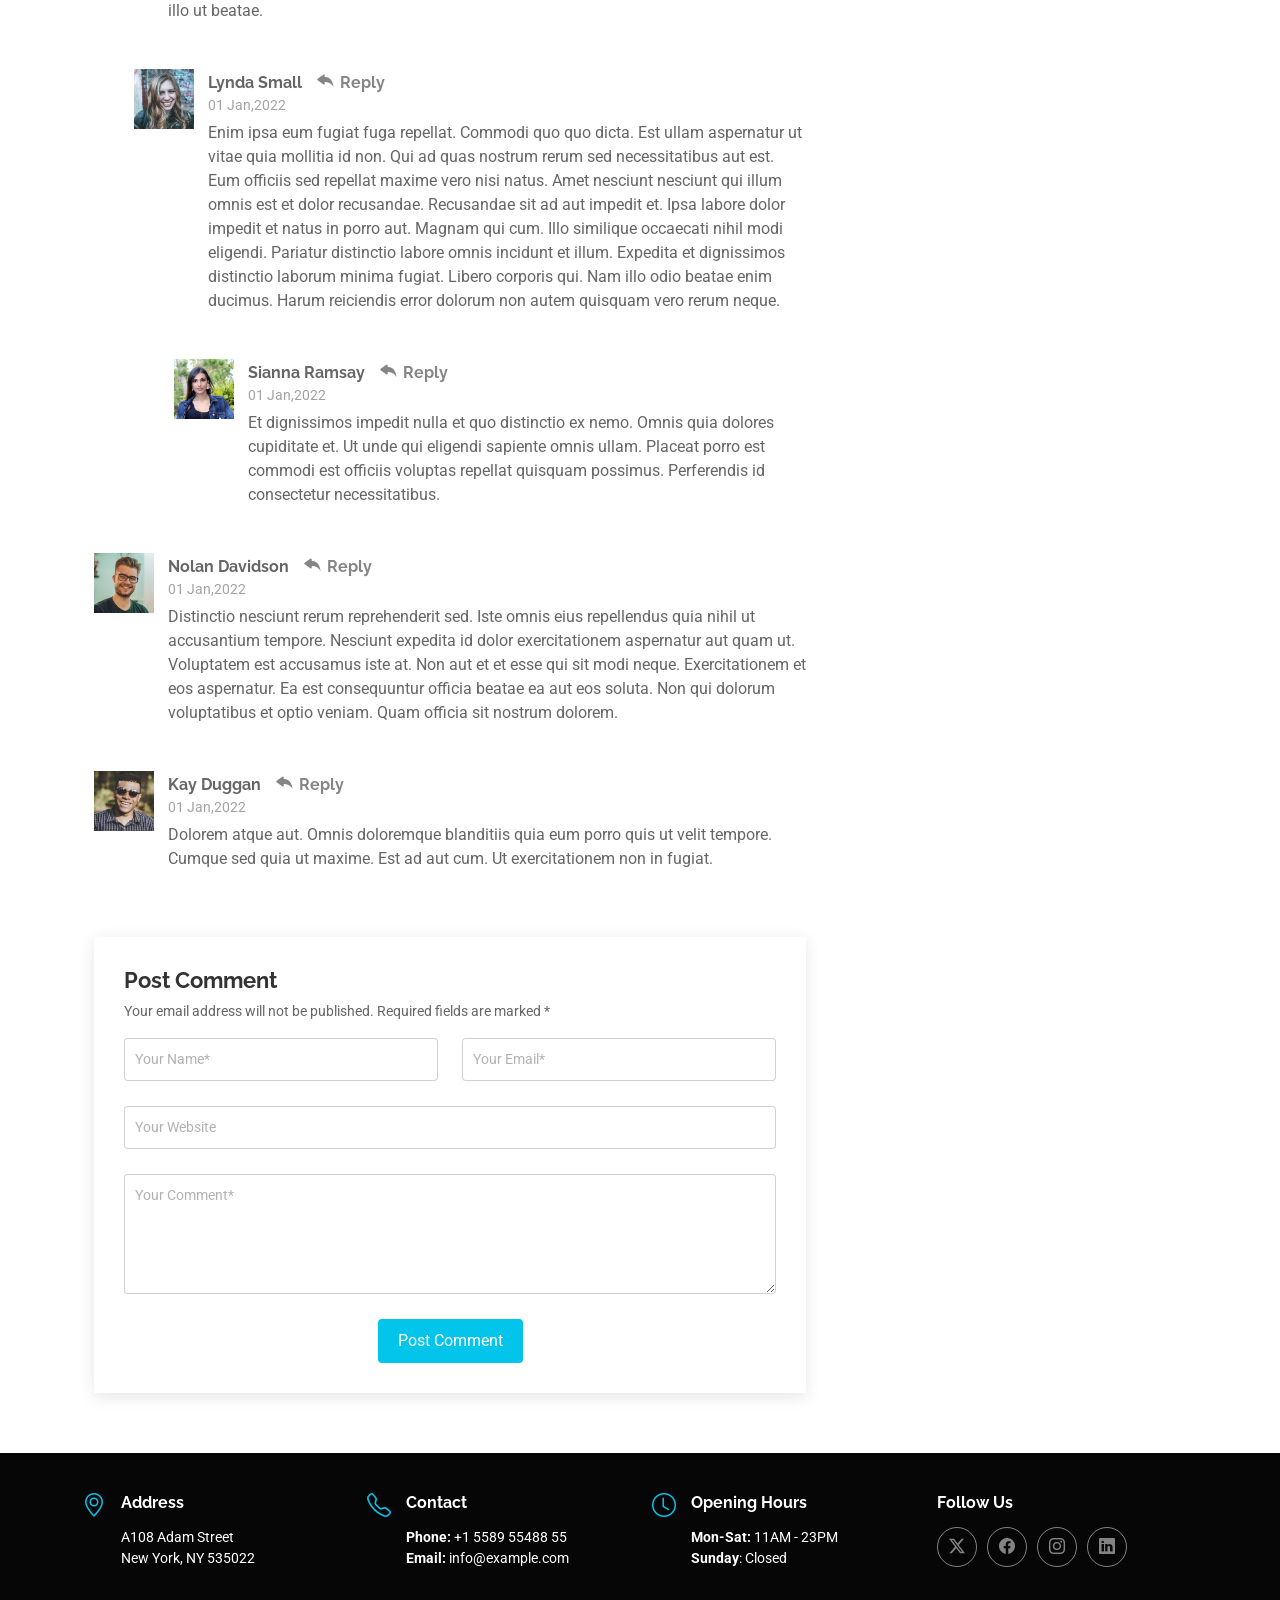
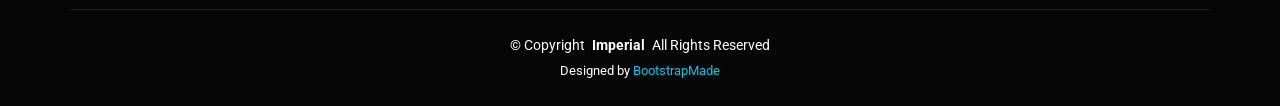
<file: blog-details.html>
<!DOCTYPE html>
<html lang="en">

<head>
  <meta charset="utf-8">
  <meta content="width=device-width, initial-scale=1.0" name="viewport">
  <title>Blog Details - Imperial Bootstrap Template</title>
  <meta name="description" content="">
  <meta name="keywords" content="">

  <!-- Favicons -->
  <link href="assets/img/favicon.png" rel="icon">
  <link href="assets/img/apple-touch-icon.png" rel="apple-touch-icon">

  <!-- Fonts -->
  <link href="https://fonts.googleapis.com" rel="preconnect">
  <link href="https://fonts.gstatic.com" rel="preconnect" crossorigin>
  <link href="https://fonts.googleapis.com/css2?family=Roboto:ital,wght@0,100;0,300;0,400;0,500;0,700;0,900;1,100;1,300;1,400;1,500;1,700;1,900&family=Open+Sans:ital,wght@0,300;0,400;0,500;0,600;0,700;0,800;1,300;1,400;1,500;1,600;1,700;1,800&family=Raleway:ital,wght@0,100;0,200;0,300;0,400;0,500;0,600;0,700;0,800;0,900;1,100;1,200;1,300;1,400;1,500;1,600;1,700;1,800;1,900&display=swap" rel="stylesheet">

  <!-- Vendor CSS Files -->
  <link href="assets/vendor/bootstrap/css/bootstrap.min.css" rel="stylesheet">
  <link href="assets/vendor/bootstrap-icons/bootstrap-icons.css" rel="stylesheet">
  <link href="assets/vendor/aos/aos.css" rel="stylesheet">
  <link href="assets/vendor/glightbox/css/glightbox.min.css" rel="stylesheet">
  <link href="assets/vendor/swiper/swiper-bundle.min.css" rel="stylesheet">

  <!-- Main CSS File -->
  <link href="assets/css/main.css" rel="stylesheet">

  <!-- =======================================================
  * Template Name: Imperial
  * Template URL: https://bootstrapmade.com/imperial-free-onepage-bootstrap-theme/
  * Updated: Oct 08 2024 with Bootstrap v5.3.3
  * Author: BootstrapMade.com
  * License: https://bootstrapmade.com/license/
  ======================================================== -->
</head>

<body class="blog-details-page">

  <header id="header" class="header d-flex align-items-center fixed-top">
    <div class="container-fluid container-xl position-relative d-flex align-items-center justify-content-between">

      <a href="index.html" class="logo d-flex align-items-center">
        <!-- Uncomment the line below if you also wish to use an image logo -->
        <!-- <img src="assets/img/logo-2.png" alt=""> -->
        <h1 class="sitename">Imperial</h1>
      </a>

      <nav id="navmenu" class="navmenu">
        <ul>
          <li><a href="#hero">Home</a></li>
          <li><a href="#about">About</a></li>
          <li><a href="#services">Services</a></li>
          <li><a href="#portfolio">Portfolio</a></li>
          <li><a href="#team">Team</a></li>
          <li class="dropdown"><a href="#"><span>Dropdown</span> <i class="bi bi-chevron-down toggle-dropdown"></i></a>
            <ul>
              <li><a href="#">Dropdown 1</a></li>
              <li class="dropdown"><a href="#"><span>Deep Dropdown</span> <i class="bi bi-chevron-down toggle-dropdown"></i></a>
                <ul>
                  <li><a href="#">Deep Dropdown 1</a></li>
                  <li><a href="#">Deep Dropdown 2</a></li>
                  <li><a href="#">Deep Dropdown 3</a></li>
                  <li><a href="#">Deep Dropdown 4</a></li>
                  <li><a href="#">Deep Dropdown 5</a></li>
                </ul>
              </li>
              <li><a href="#">Dropdown 2</a></li>
              <li><a href="#">Dropdown 3</a></li>
              <li><a href="#">Dropdown 4</a></li>
            </ul>
          </li>
          <li><a href="#contact">Contact</a></li>
        </ul>
        <i class="mobile-nav-toggle d-xl-none bi bi-list"></i>
      </nav>

    </div>
  </header>

  <main class="main">

    <!-- Page Title -->
    <div class="page-title dark-background">
      <div class="container position-relative">
        <h1>Blog Details</h1>
        <p>Esse dolorum voluptatum ullam est sint nemo et est ipsa porro placeat quibusdam quia assumenda numquam molestias.</p>
        <nav class="breadcrumbs">
          <ol>
            <li><a href="index.html">Home</a></li>
            <li class="current">Blog Details</li>
          </ol>
        </nav>
      </div>
    </div><!-- End Page Title -->

    <div class="container">
      <div class="row">

        <div class="col-lg-8">

          <!-- Blog Details Section -->
          <section id="blog-details" class="blog-details section">
            <div class="container">

              <article class="article">

                <div class="post-img">
                  <img src="assets/img/blog/blog-1.jpg" alt="" class="img-fluid">
                </div>

                <h2 class="title">Dolorum optio tempore voluptas dignissimos cumque fuga qui quibusdam quia</h2>

                <div class="meta-top">
                  <ul>
                    <li class="d-flex align-items-center"><i class="bi bi-person"></i> <a href="blog-details.html">John Doe</a></li>
                    <li class="d-flex align-items-center"><i class="bi bi-clock"></i> <a href="blog-details.html"><time datetime="2020-01-01">Jan 1, 2022</time></a></li>
                    <li class="d-flex align-items-center"><i class="bi bi-chat-dots"></i> <a href="blog-details.html">12 Comments</a></li>
                  </ul>
                </div><!-- End meta top -->

                <div class="content">
                  <p>
                    Similique neque nam consequuntur ad non maxime aliquam quas. Quibusdam animi praesentium. Aliquam et laboriosam eius aut nostrum quidem aliquid dicta.
                    Et eveniet enim. Qui velit est ea dolorem doloremque deleniti aperiam unde soluta. Est cum et quod quos aut ut et sit sunt. Voluptate porro consequatur assumenda perferendis dolore.
                  </p>

                  <p>
                    Sit repellat hic cupiditate hic ut nemo. Quis nihil sunt non reiciendis. Sequi in accusamus harum vel aspernatur. Excepturi numquam nihil cumque odio. Et voluptate cupiditate.
                  </p>

                  <blockquote>
                    <p>
                      Et vero doloremque tempore voluptatem ratione vel aut. Deleniti sunt animi aut. Aut eos aliquam doloribus minus autem quos.
                    </p>
                  </blockquote>

                  <p>
                    Sed quo laboriosam qui architecto. Occaecati repellendus omnis dicta inventore tempore provident voluptas mollitia aliquid. Id repellendus quia. Asperiores nihil magni dicta est suscipit perspiciatis. Voluptate ex rerum assumenda dolores nihil quaerat.
                    Dolor porro tempora et quibusdam voluptas. Beatae aut at ad qui tempore corrupti velit quisquam rerum. Omnis dolorum exercitationem harum qui qui blanditiis neque.
                    Iusto autem itaque. Repudiandae hic quae aspernatur ea neque qui. Architecto voluptatem magni. Vel magnam quod et tempora deleniti error rerum nihil tempora.
                  </p>

                  <h3>Et quae iure vel ut odit alias.</h3>
                  <p>
                    Officiis animi maxime nulla quo et harum eum quis a. Sit hic in qui quos fugit ut rerum atque. Optio provident dolores atque voluptatem rem excepturi molestiae qui. Voluptatem laborum omnis ullam quibusdam perspiciatis nulla nostrum. Voluptatum est libero eum nesciunt aliquid qui.
                    Quia et suscipit non sequi. Maxime sed odit. Beatae nesciunt nesciunt accusamus quia aut ratione aspernatur dolor. Sint harum eveniet dicta exercitationem minima. Exercitationem omnis asperiores natus aperiam dolor consequatur id ex sed. Quibusdam rerum dolores sint consequatur quidem ea.
                    Beatae minima sunt libero soluta sapiente in rem assumenda. Et qui odit voluptatem. Cum quibusdam voluptatem voluptatem accusamus mollitia aut atque aut.
                  </p>
                  <img src="assets/img/blog/blog-inside-post.jpg" class="img-fluid" alt="">

                  <h3>Ut repellat blanditiis est dolore sunt dolorum quae.</h3>
                  <p>
                    Rerum ea est assumenda pariatur quasi et quam. Facilis nam porro amet nostrum. In assumenda quia quae a id praesentium. Quos deleniti libero sed occaecati aut porro autem. Consectetur sed excepturi sint non placeat quia repellat incidunt labore. Autem facilis hic dolorum dolores vel.
                    Consectetur quasi id et optio praesentium aut asperiores eaque aut. Explicabo omnis quibusdam esse. Ex libero illum iusto totam et ut aut blanditiis. Veritatis numquam ut illum ut a quam vitae.
                  </p>
                  <p>
                    Alias quia non aliquid. Eos et ea velit. Voluptatem maxime enim omnis ipsa voluptas incidunt. Nulla sit eaque mollitia nisi asperiores est veniam.
                  </p>

                </div><!-- End post content -->

                <div class="meta-bottom">
                  <i class="bi bi-folder"></i>
                  <ul class="cats">
                    <li><a href="#">Business</a></li>
                  </ul>

                  <i class="bi bi-tags"></i>
                  <ul class="tags">
                    <li><a href="#">Creative</a></li>
                    <li><a href="#">Tips</a></li>
                    <li><a href="#">Marketing</a></li>
                  </ul>
                </div><!-- End meta bottom -->

              </article>

            </div>
          </section><!-- /Blog Details Section -->

          <!-- Blog Comments Section -->
          <section id="blog-comments" class="blog-comments section">

            <div class="container">

              <h4 class="comments-count">8 Comments</h4>

              <div id="comment-1" class="comment">
                <div class="d-flex">
                  <div class="comment-img"><img src="assets/img/blog/comments-1.jpg" alt=""></div>
                  <div>
                    <h5><a href="">Georgia Reader</a> <a href="#" class="reply"><i class="bi bi-reply-fill"></i> Reply</a></h5>
                    <time datetime="2020-01-01">01 Jan,2022</time>
                    <p>
                      Et rerum totam nisi. Molestiae vel quam dolorum vel voluptatem et et. Est ad aut sapiente quis molestiae est qui cum soluta.
                      Vero aut rerum vel. Rerum quos laboriosam placeat ex qui. Sint qui facilis et.
                    </p>
                  </div>
                </div>
              </div><!-- End comment #1 -->

              <div id="comment-2" class="comment">
                <div class="d-flex">
                  <div class="comment-img"><img src="assets/img/blog/comments-2.jpg" alt=""></div>
                  <div>
                    <h5><a href="">Aron Alvarado</a> <a href="#" class="reply"><i class="bi bi-reply-fill"></i> Reply</a></h5>
                    <time datetime="2020-01-01">01 Jan,2022</time>
                    <p>
                      Ipsam tempora sequi voluptatem quis sapiente non. Autem itaque eveniet saepe. Officiis illo ut beatae.
                    </p>
                  </div>
                </div>

                <div id="comment-reply-1" class="comment comment-reply">
                  <div class="d-flex">
                    <div class="comment-img"><img src="assets/img/blog/comments-3.jpg" alt=""></div>
                    <div>
                      <h5><a href="">Lynda Small</a> <a href="#" class="reply"><i class="bi bi-reply-fill"></i> Reply</a></h5>
                      <time datetime="2020-01-01">01 Jan,2022</time>
                      <p>
                        Enim ipsa eum fugiat fuga repellat. Commodi quo quo dicta. Est ullam aspernatur ut vitae quia mollitia id non. Qui ad quas nostrum rerum sed necessitatibus aut est. Eum officiis sed repellat maxime vero nisi natus. Amet nesciunt nesciunt qui illum omnis est et dolor recusandae.

                        Recusandae sit ad aut impedit et. Ipsa labore dolor impedit et natus in porro aut. Magnam qui cum. Illo similique occaecati nihil modi eligendi. Pariatur distinctio labore omnis incidunt et illum. Expedita et dignissimos distinctio laborum minima fugiat.

                        Libero corporis qui. Nam illo odio beatae enim ducimus. Harum reiciendis error dolorum non autem quisquam vero rerum neque.
                      </p>
                    </div>
                  </div>

                  <div id="comment-reply-2" class="comment comment-reply">
                    <div class="d-flex">
                      <div class="comment-img"><img src="assets/img/blog/comments-4.jpg" alt=""></div>
                      <div>
                        <h5><a href="">Sianna Ramsay</a> <a href="#" class="reply"><i class="bi bi-reply-fill"></i> Reply</a></h5>
                        <time datetime="2020-01-01">01 Jan,2022</time>
                        <p>
                          Et dignissimos impedit nulla et quo distinctio ex nemo. Omnis quia dolores cupiditate et. Ut unde qui eligendi sapiente omnis ullam. Placeat porro est commodi est officiis voluptas repellat quisquam possimus. Perferendis id consectetur necessitatibus.
                        </p>
                      </div>
                    </div>

                  </div><!-- End comment reply #2-->

                </div><!-- End comment reply #1-->

              </div><!-- End comment #2-->

              <div id="comment-3" class="comment">
                <div class="d-flex">
                  <div class="comment-img"><img src="assets/img/blog/comments-5.jpg" alt=""></div>
                  <div>
                    <h5><a href="">Nolan Davidson</a> <a href="#" class="reply"><i class="bi bi-reply-fill"></i> Reply</a></h5>
                    <time datetime="2020-01-01">01 Jan,2022</time>
                    <p>
                      Distinctio nesciunt rerum reprehenderit sed. Iste omnis eius repellendus quia nihil ut accusantium tempore. Nesciunt expedita id dolor exercitationem aspernatur aut quam ut. Voluptatem est accusamus iste at.
                      Non aut et et esse qui sit modi neque. Exercitationem et eos aspernatur. Ea est consequuntur officia beatae ea aut eos soluta. Non qui dolorum voluptatibus et optio veniam. Quam officia sit nostrum dolorem.
                    </p>
                  </div>
                </div>

              </div><!-- End comment #3 -->

              <div id="comment-4" class="comment">
                <div class="d-flex">
                  <div class="comment-img"><img src="assets/img/blog/comments-6.jpg" alt=""></div>
                  <div>
                    <h5><a href="">Kay Duggan</a> <a href="#" class="reply"><i class="bi bi-reply-fill"></i> Reply</a></h5>
                    <time datetime="2020-01-01">01 Jan,2022</time>
                    <p>
                      Dolorem atque aut. Omnis doloremque blanditiis quia eum porro quis ut velit tempore. Cumque sed quia ut maxime. Est ad aut cum. Ut exercitationem non in fugiat.
                    </p>
                  </div>
                </div>

              </div><!-- End comment #4 -->

            </div>

          </section><!-- /Blog Comments Section -->

          <!-- Comment Form Section -->
          <section id="comment-form" class="comment-form section">
            <div class="container">

              <form action="">

                <h4>Post Comment</h4>
                <p>Your email address will not be published. Required fields are marked * </p>
                <div class="row">
                  <div class="col-md-6 form-group">
                    <input name="name" type="text" class="form-control" placeholder="Your Name*">
                  </div>
                  <div class="col-md-6 form-group">
                    <input name="email" type="text" class="form-control" placeholder="Your Email*">
                  </div>
                </div>
                <div class="row">
                  <div class="col form-group">
                    <input name="website" type="text" class="form-control" placeholder="Your Website">
                  </div>
                </div>
                <div class="row">
                  <div class="col form-group">
                    <textarea name="comment" class="form-control" placeholder="Your Comment*"></textarea>
                  </div>
                </div>

                <div class="text-center">
                  <button type="submit" class="btn btn-primary">Post Comment</button>
                </div>

              </form>

            </div>
          </section><!-- /Comment Form Section -->

        </div>

        <div class="col-lg-4 sidebar">

          <div class="widgets-container">

            <!-- Search Widget -->
            <div class="search-widget widget-item">

              <h3 class="widget-title">Search</h3>
              <form action="">
                <input type="text">
                <button type="submit" title="Search"><i class="bi bi-search"></i></button>
              </form>

            </div><!--/Search Widget -->

            <!-- Categories Widget -->
            <div class="categories-widget widget-item">

              <h3 class="widget-title">Categories</h3>
              <ul class="mt-3">
                <li><a href="#">General <span>(25)</span></a></li>
                <li><a href="#">Lifestyle <span>(12)</span></a></li>
                <li><a href="#">Travel <span>(5)</span></a></li>
                <li><a href="#">Design <span>(22)</span></a></li>
                <li><a href="#">Creative <span>(8)</span></a></li>
                <li><a href="#">Educaion <span>(14)</span></a></li>
              </ul>

            </div><!--/Categories Widget -->

            <!-- Recent Posts Widget -->
            <div class="recent-posts-widget widget-item">

              <h3 class="widget-title">Recent Posts</h3>

              <div class="post-item">
                <img src="assets/img/blog/blog-recent-1.jpg" alt="" class="flex-shrink-0">
                <div>
                  <h4><a href="blog-details.html">Nihil blanditiis at in nihil autem</a></h4>
                  <time datetime="2020-01-01">Jan 1, 2020</time>
                </div>
              </div><!-- End recent post item-->

              <div class="post-item">
                <img src="assets/img/blog/blog-recent-2.jpg" alt="" class="flex-shrink-0">
                <div>
                  <h4><a href="blog-details.html">Quidem autem et impedit</a></h4>
                  <time datetime="2020-01-01">Jan 1, 2020</time>
                </div>
              </div><!-- End recent post item-->

              <div class="post-item">
                <img src="assets/img/blog/blog-recent-3.jpg" alt="" class="flex-shrink-0">
                <div>
                  <h4><a href="blog-details.html">Id quia et et ut maxime similique occaecati ut</a></h4>
                  <time datetime="2020-01-01">Jan 1, 2020</time>
                </div>
              </div><!-- End recent post item-->

              <div class="post-item">
                <img src="assets/img/blog/blog-recent-4.jpg" alt="" class="flex-shrink-0">
                <div>
                  <h4><a href="blog-details.html">Laborum corporis quo dara net para</a></h4>
                  <time datetime="2020-01-01">Jan 1, 2020</time>
                </div>
              </div><!-- End recent post item-->

              <div class="post-item">
                <img src="assets/img/blog/blog-recent-5.jpg" alt="" class="flex-shrink-0">
                <div>
                  <h4><a href="blog-details.html">Et dolores corrupti quae illo quod dolor</a></h4>
                  <time datetime="2020-01-01">Jan 1, 2020</time>
                </div>
              </div><!-- End recent post item-->

            </div><!--/Recent Posts Widget -->

            <!-- Tags Widget -->
            <div class="tags-widget widget-item">

              <h3 class="widget-title">Tags</h3>
              <ul>
                <li><a href="#">App</a></li>
                <li><a href="#">IT</a></li>
                <li><a href="#">Business</a></li>
                <li><a href="#">Mac</a></li>
                <li><a href="#">Design</a></li>
                <li><a href="#">Office</a></li>
                <li><a href="#">Creative</a></li>
                <li><a href="#">Studio</a></li>
                <li><a href="#">Smart</a></li>
                <li><a href="#">Tips</a></li>
                <li><a href="#">Marketing</a></li>
              </ul>

            </div><!--/Tags Widget -->

          </div>

        </div>

      </div>
    </div>

  </main>

  <footer id="footer" class="footer dark-background">

    <div class="container">
      <div class="row gy-3">
        <div class="col-lg-3 col-md-6 d-flex">
          <i class="bi bi-geo-alt icon"></i>
          <div class="address">
            <h4>Address</h4>
            <p>A108 Adam Street</p>
            <p>New York, NY 535022</p>
            <p></p>
          </div>

        </div>

        <div class="col-lg-3 col-md-6 d-flex">
          <i class="bi bi-telephone icon"></i>
          <div>
            <h4>Contact</h4>
            <p>
              <strong>Phone:</strong> <span>+1 5589 55488 55</span><br>
              <strong>Email:</strong> <span>info@example.com</span><br>
            </p>
          </div>
        </div>

        <div class="col-lg-3 col-md-6 d-flex">
          <i class="bi bi-clock icon"></i>
          <div>
            <h4>Opening Hours</h4>
            <p>
              <strong>Mon-Sat:</strong> <span>11AM - 23PM</span><br>
              <strong>Sunday</strong>: <span>Closed</span>
            </p>
          </div>
        </div>

        <div class="col-lg-3 col-md-6">
          <h4>Follow Us</h4>
          <div class="social-links d-flex">
            <a href="#" class="twitter"><i class="bi bi-twitter-x"></i></a>
            <a href="#" class="facebook"><i class="bi bi-facebook"></i></a>
            <a href="#" class="instagram"><i class="bi bi-instagram"></i></a>
            <a href="#" class="linkedin"><i class="bi bi-linkedin"></i></a>
          </div>
        </div>

      </div>
    </div>

    <div class="container copyright text-center mt-4">
      <p>© <span>Copyright</span> <strong class="px-1 sitename">Imperial</strong> <span>All Rights Reserved</span></p>
      <div class="credits">
        <!-- All the links in the footer should remain intact. -->
        <!-- You can delete the links only if you've purchased the pro version. -->
        <!-- Licensing information: https://bootstrapmade.com/license/ -->
        <!-- Purchase the pro version with working PHP/AJAX contact form: [buy-url] -->
        Designed by <a href="https://bootstrapmade.com/">BootstrapMade</a>
      </div>
    </div>

  </footer>

  <!-- Scroll Top -->
  <a href="#" id="scroll-top" class="scroll-top d-flex align-items-center justify-content-center"><i class="bi bi-arrow-up-short"></i></a>

  <!-- Preloader -->
  <div id="preloader"></div>

  <!-- Vendor JS Files -->
  <script src="assets/vendor/bootstrap/js/bootstrap.bundle.min.js"></script>
  <script src="assets/vendor/php-email-form/validate.js"></script>
  <script src="assets/vendor/aos/aos.js"></script>
  <script src="assets/vendor/typed.js/typed.umd.js"></script>
  <script src="assets/vendor/glightbox/js/glightbox.min.js"></script>
  <script src="assets/vendor/imagesloaded/imagesloaded.pkgd.min.js"></script>
  <script src="assets/vendor/isotope-layout/isotope.pkgd.min.js"></script>
  <script src="assets/vendor/swiper/swiper-bundle.min.js"></script>

  <!-- Main JS File -->
  <script src="assets/js/main.js"></script>

</body>

</html>
</file>
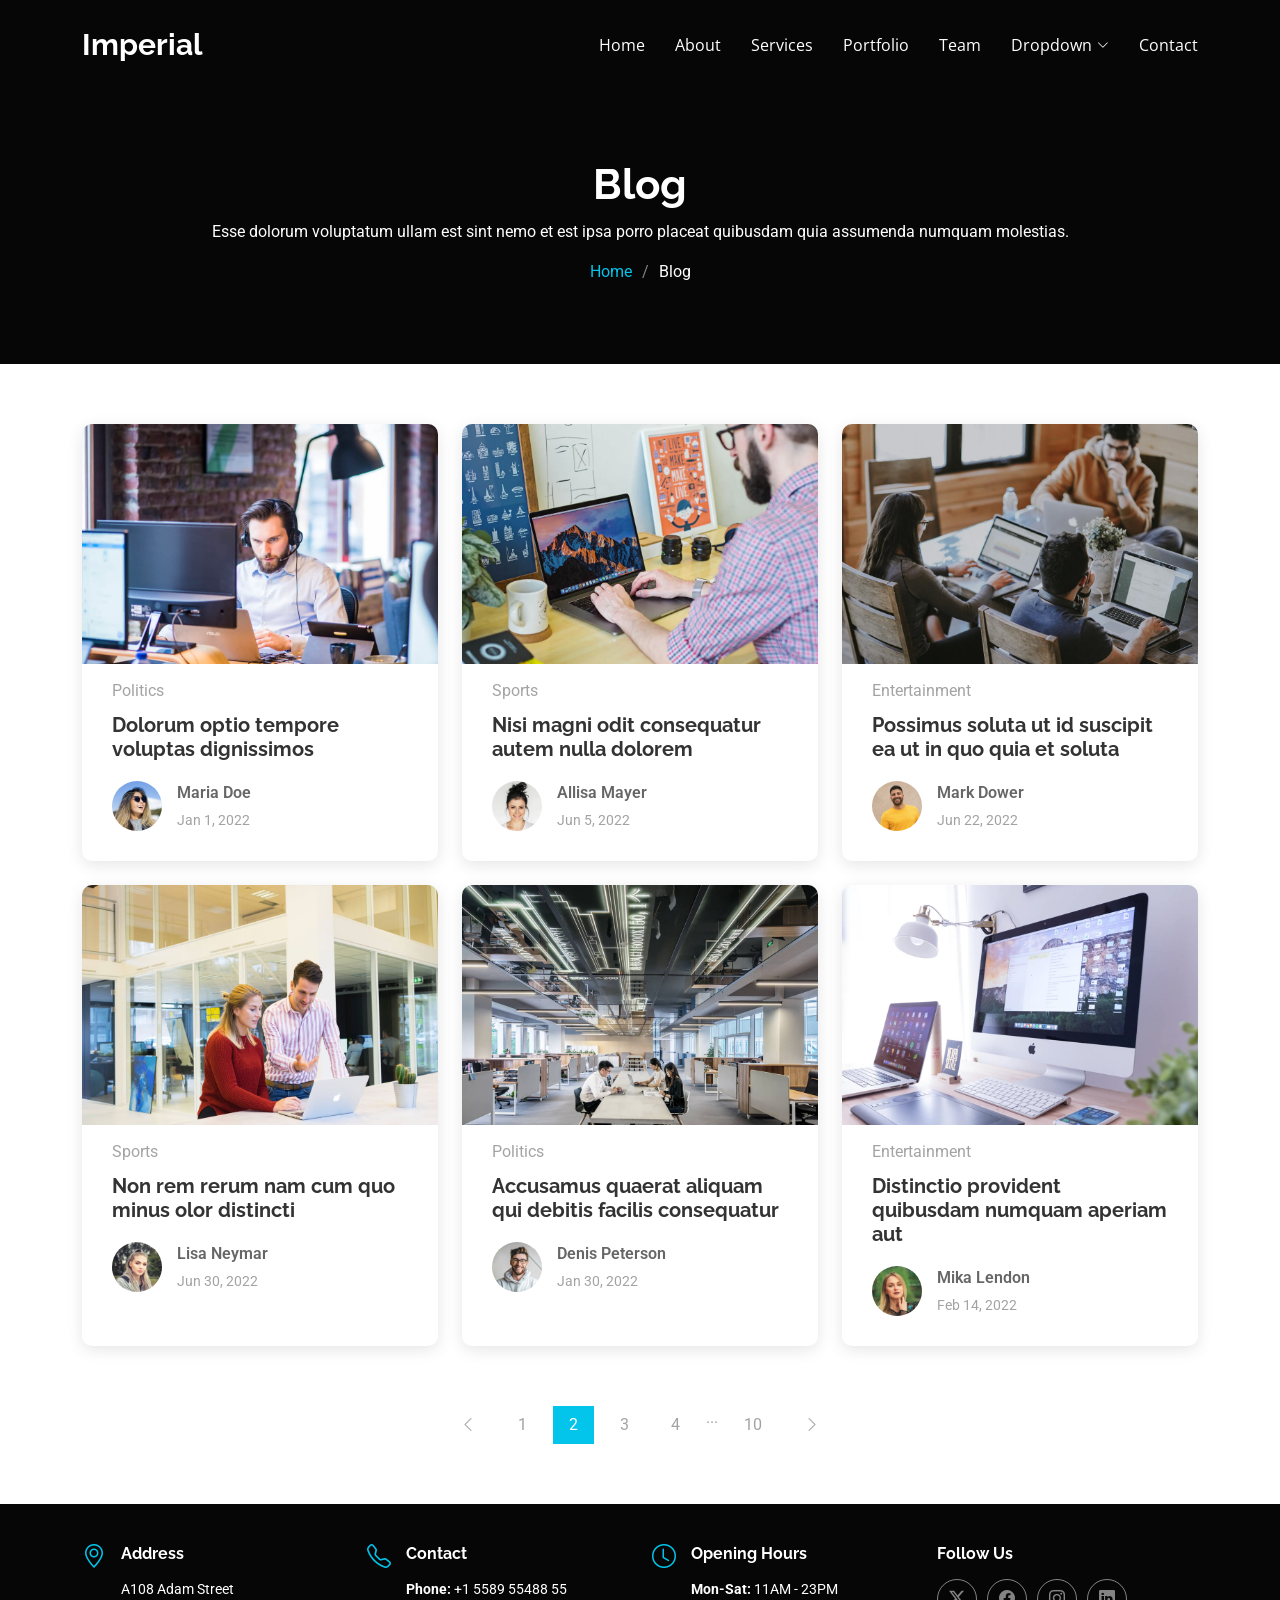
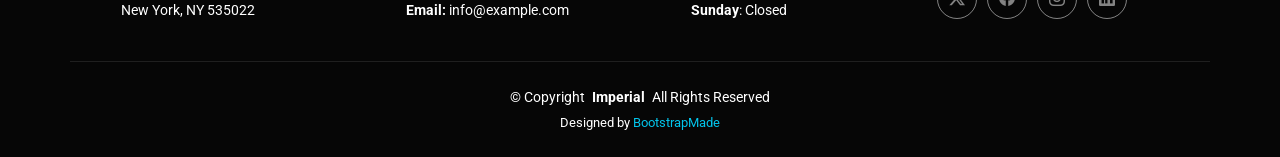
<file: blog.html>
<!DOCTYPE html>
<html lang="en">

<head>
  <meta charset="utf-8">
  <meta content="width=device-width, initial-scale=1.0" name="viewport">
  <title>Blog - Imperial Bootstrap Template</title>
  <meta name="description" content="">
  <meta name="keywords" content="">

  <!-- Favicons -->
  <link href="assets/img/favicon.png" rel="icon">
  <link href="assets/img/apple-touch-icon.png" rel="apple-touch-icon">

  <!-- Fonts -->
  <link href="https://fonts.googleapis.com" rel="preconnect">
  <link href="https://fonts.gstatic.com" rel="preconnect" crossorigin>
  <link href="https://fonts.googleapis.com/css2?family=Roboto:ital,wght@0,100;0,300;0,400;0,500;0,700;0,900;1,100;1,300;1,400;1,500;1,700;1,900&family=Open+Sans:ital,wght@0,300;0,400;0,500;0,600;0,700;0,800;1,300;1,400;1,500;1,600;1,700;1,800&family=Raleway:ital,wght@0,100;0,200;0,300;0,400;0,500;0,600;0,700;0,800;0,900;1,100;1,200;1,300;1,400;1,500;1,600;1,700;1,800;1,900&display=swap" rel="stylesheet">

  <!-- Vendor CSS Files -->
  <link href="assets/vendor/bootstrap/css/bootstrap.min.css" rel="stylesheet">
  <link href="assets/vendor/bootstrap-icons/bootstrap-icons.css" rel="stylesheet">
  <link href="assets/vendor/aos/aos.css" rel="stylesheet">
  <link href="assets/vendor/glightbox/css/glightbox.min.css" rel="stylesheet">
  <link href="assets/vendor/swiper/swiper-bundle.min.css" rel="stylesheet">

  <!-- Main CSS File -->
  <link href="assets/css/main.css" rel="stylesheet">

  <!-- =======================================================
  * Template Name: Imperial
  * Template URL: https://bootstrapmade.com/imperial-free-onepage-bootstrap-theme/
  * Updated: Oct 08 2024 with Bootstrap v5.3.3
  * Author: BootstrapMade.com
  * License: https://bootstrapmade.com/license/
  ======================================================== -->
</head>

<body class="blog-page">

  <header id="header" class="header d-flex align-items-center fixed-top">
    <div class="container-fluid container-xl position-relative d-flex align-items-center justify-content-between">

      <a href="index.html" class="logo d-flex align-items-center">
        <!-- Uncomment the line below if you also wish to use an image logo -->
        <!-- <img src="assets/img/logo-2.png" alt=""> -->
        <h1 class="sitename">Imperial</h1>
      </a>

      <nav id="navmenu" class="navmenu">
        <ul>
          <li><a href="#hero">Home</a></li>
          <li><a href="#about">About</a></li>
          <li><a href="#services">Services</a></li>
          <li><a href="#portfolio">Portfolio</a></li>
          <li><a href="#team">Team</a></li>
          <li class="dropdown"><a href="#"><span>Dropdown</span> <i class="bi bi-chevron-down toggle-dropdown"></i></a>
            <ul>
              <li><a href="#">Dropdown 1</a></li>
              <li class="dropdown"><a href="#"><span>Deep Dropdown</span> <i class="bi bi-chevron-down toggle-dropdown"></i></a>
                <ul>
                  <li><a href="#">Deep Dropdown 1</a></li>
                  <li><a href="#">Deep Dropdown 2</a></li>
                  <li><a href="#">Deep Dropdown 3</a></li>
                  <li><a href="#">Deep Dropdown 4</a></li>
                  <li><a href="#">Deep Dropdown 5</a></li>
                </ul>
              </li>
              <li><a href="#">Dropdown 2</a></li>
              <li><a href="#">Dropdown 3</a></li>
              <li><a href="#">Dropdown 4</a></li>
            </ul>
          </li>
          <li><a href="#contact">Contact</a></li>
        </ul>
        <i class="mobile-nav-toggle d-xl-none bi bi-list"></i>
      </nav>

    </div>
  </header>

  <main class="main">

    <!-- Page Title -->
    <div class="page-title dark-background">
      <div class="container position-relative">
        <h1>Blog</h1>
        <p>Esse dolorum voluptatum ullam est sint nemo et est ipsa porro placeat quibusdam quia assumenda numquam molestias.</p>
        <nav class="breadcrumbs">
          <ol>
            <li><a href="index.html">Home</a></li>
            <li class="current">Blog</li>
          </ol>
        </nav>
      </div>
    </div><!-- End Page Title -->

    <!-- Blog Posts Section -->
    <section id="blog-posts" class="blog-posts section">

      <div class="container">
        <div class="row gy-4">

          <div class="col-lg-4">
            <article>

              <div class="post-img">
                <img src="assets/img/blog/blog-1.jpg" alt="" class="img-fluid">
              </div>

              <p class="post-category">Politics</p>

              <h2 class="title">
                <a href="blog-details.html">Dolorum optio tempore voluptas dignissimos</a>
              </h2>

              <div class="d-flex align-items-center">
                <img src="assets/img/blog/blog-author.jpg" alt="" class="img-fluid post-author-img flex-shrink-0">
                <div class="post-meta">
                  <p class="post-author">Maria Doe</p>
                  <p class="post-date">
                    <time datetime="2022-01-01">Jan 1, 2022</time>
                  </p>
                </div>
              </div>

            </article>
          </div><!-- End post list item -->

          <div class="col-lg-4">
            <article>

              <div class="post-img">
                <img src="assets/img/blog/blog-2.jpg" alt="" class="img-fluid">
              </div>

              <p class="post-category">Sports</p>

              <h2 class="title">
                <a href="blog-details.html">Nisi magni odit consequatur autem nulla dolorem</a>
              </h2>

              <div class="d-flex align-items-center">
                <img src="assets/img/blog/blog-author-2.jpg" alt="" class="img-fluid post-author-img flex-shrink-0">
                <div class="post-meta">
                  <p class="post-author">Allisa Mayer</p>
                  <p class="post-date">
                    <time datetime="2022-01-01">Jun 5, 2022</time>
                  </p>
                </div>
              </div>

            </article>
          </div><!-- End post list item -->

          <div class="col-lg-4">
            <article>

              <div class="post-img">
                <img src="assets/img/blog/blog-3.jpg" alt="" class="img-fluid">
              </div>

              <p class="post-category">Entertainment</p>

              <h2 class="title">
                <a href="blog-details.html">Possimus soluta ut id suscipit ea ut in quo quia et soluta</a>
              </h2>

              <div class="d-flex align-items-center">
                <img src="assets/img/blog/blog-author-3.jpg" alt="" class="img-fluid post-author-img flex-shrink-0">
                <div class="post-meta">
                  <p class="post-author">Mark Dower</p>
                  <p class="post-date">
                    <time datetime="2022-01-01">Jun 22, 2022</time>
                  </p>
                </div>
              </div>

            </article>
          </div><!-- End post list item -->

          <div class="col-lg-4">
            <article>

              <div class="post-img">
                <img src="assets/img/blog/blog-4.jpg" alt="" class="img-fluid">
              </div>

              <p class="post-category">Sports</p>

              <h2 class="title">
                <a href="blog-details.html">Non rem rerum nam cum quo minus olor distincti</a>
              </h2>

              <div class="d-flex align-items-center">
                <img src="assets/img/blog/blog-author-4.jpg" alt="" class="img-fluid post-author-img flex-shrink-0">
                <div class="post-meta">
                  <p class="post-author">Lisa Neymar</p>
                  <p class="post-date">
                    <time datetime="2022-01-01">Jun 30, 2022</time>
                  </p>
                </div>
              </div>

            </article>
          </div><!-- End post list item -->

          <div class="col-lg-4">
            <article>

              <div class="post-img">
                <img src="assets/img/blog/blog-5.jpg" alt="" class="img-fluid">
              </div>

              <p class="post-category">Politics</p>

              <h2 class="title">
                <a href="blog-details.html">Accusamus quaerat aliquam qui debitis facilis consequatur</a>
              </h2>

              <div class="d-flex align-items-center">
                <img src="assets/img/blog/blog-author-5.jpg" alt="" class="img-fluid post-author-img flex-shrink-0">
                <div class="post-meta">
                  <p class="post-author">Denis Peterson</p>
                  <p class="post-date">
                    <time datetime="2022-01-01">Jan 30, 2022</time>
                  </p>
                </div>
              </div>

            </article>
          </div><!-- End post list item -->

          <div class="col-lg-4">
            <article>

              <div class="post-img">
                <img src="assets/img/blog/blog-6.jpg" alt="" class="img-fluid">
              </div>

              <p class="post-category">Entertainment</p>

              <h2 class="title">
                <a href="blog-details.html">Distinctio provident quibusdam numquam aperiam aut</a>
              </h2>

              <div class="d-flex align-items-center">
                <img src="assets/img/blog/blog-author-6.jpg" alt="" class="img-fluid post-author-img flex-shrink-0">
                <div class="post-meta">
                  <p class="post-author">Mika Lendon</p>
                  <p class="post-date">
                    <time datetime="2022-01-01">Feb 14, 2022</time>
                  </p>
                </div>
              </div>

            </article>
          </div><!-- End post list item -->

        </div>
      </div>

    </section><!-- /Blog Posts Section -->

    <!-- Blog Pagination Section -->
    <section id="blog-pagination" class="blog-pagination section">

      <div class="container">
        <div class="d-flex justify-content-center">
          <ul>
            <li><a href="#"><i class="bi bi-chevron-left"></i></a></li>
            <li><a href="#">1</a></li>
            <li><a href="#" class="active">2</a></li>
            <li><a href="#">3</a></li>
            <li><a href="#">4</a></li>
            <li>...</li>
            <li><a href="#">10</a></li>
            <li><a href="#"><i class="bi bi-chevron-right"></i></a></li>
          </ul>
        </div>
      </div>

    </section><!-- /Blog Pagination Section -->

  </main>

  <footer id="footer" class="footer dark-background">

    <div class="container">
      <div class="row gy-3">
        <div class="col-lg-3 col-md-6 d-flex">
          <i class="bi bi-geo-alt icon"></i>
          <div class="address">
            <h4>Address</h4>
            <p>A108 Adam Street</p>
            <p>New York, NY 535022</p>
            <p></p>
          </div>

        </div>

        <div class="col-lg-3 col-md-6 d-flex">
          <i class="bi bi-telephone icon"></i>
          <div>
            <h4>Contact</h4>
            <p>
              <strong>Phone:</strong> <span>+1 5589 55488 55</span><br>
              <strong>Email:</strong> <span>info@example.com</span><br>
            </p>
          </div>
        </div>

        <div class="col-lg-3 col-md-6 d-flex">
          <i class="bi bi-clock icon"></i>
          <div>
            <h4>Opening Hours</h4>
            <p>
              <strong>Mon-Sat:</strong> <span>11AM - 23PM</span><br>
              <strong>Sunday</strong>: <span>Closed</span>
            </p>
          </div>
        </div>

        <div class="col-lg-3 col-md-6">
          <h4>Follow Us</h4>
          <div class="social-links d-flex">
            <a href="#" class="twitter"><i class="bi bi-twitter-x"></i></a>
            <a href="#" class="facebook"><i class="bi bi-facebook"></i></a>
            <a href="#" class="instagram"><i class="bi bi-instagram"></i></a>
            <a href="#" class="linkedin"><i class="bi bi-linkedin"></i></a>
          </div>
        </div>

      </div>
    </div>

    <div class="container copyright text-center mt-4">
      <p>© <span>Copyright</span> <strong class="px-1 sitename">Imperial</strong> <span>All Rights Reserved</span></p>
      <div class="credits">
        <!-- All the links in the footer should remain intact. -->
        <!-- You can delete the links only if you've purchased the pro version. -->
        <!-- Licensing information: https://bootstrapmade.com/license/ -->
        <!-- Purchase the pro version with working PHP/AJAX contact form: [buy-url] -->
        Designed by <a href="https://bootstrapmade.com/">BootstrapMade</a>
      </div>
    </div>

  </footer>

  <!-- Scroll Top -->
  <a href="#" id="scroll-top" class="scroll-top d-flex align-items-center justify-content-center"><i class="bi bi-arrow-up-short"></i></a>

  <!-- Preloader -->
  <div id="preloader"></div>

  <!-- Vendor JS Files -->
  <script src="assets/vendor/bootstrap/js/bootstrap.bundle.min.js"></script>
  <script src="assets/vendor/php-email-form/validate.js"></script>
  <script src="assets/vendor/aos/aos.js"></script>
  <script src="assets/vendor/typed.js/typed.umd.js"></script>
  <script src="assets/vendor/glightbox/js/glightbox.min.js"></script>
  <script src="assets/vendor/imagesloaded/imagesloaded.pkgd.min.js"></script>
  <script src="assets/vendor/isotope-layout/isotope.pkgd.min.js"></script>
  <script src="assets/vendor/swiper/swiper-bundle.min.js"></script>

  <!-- Main JS File -->
  <script src="assets/js/main.js"></script>

</body>

</html>
</file>
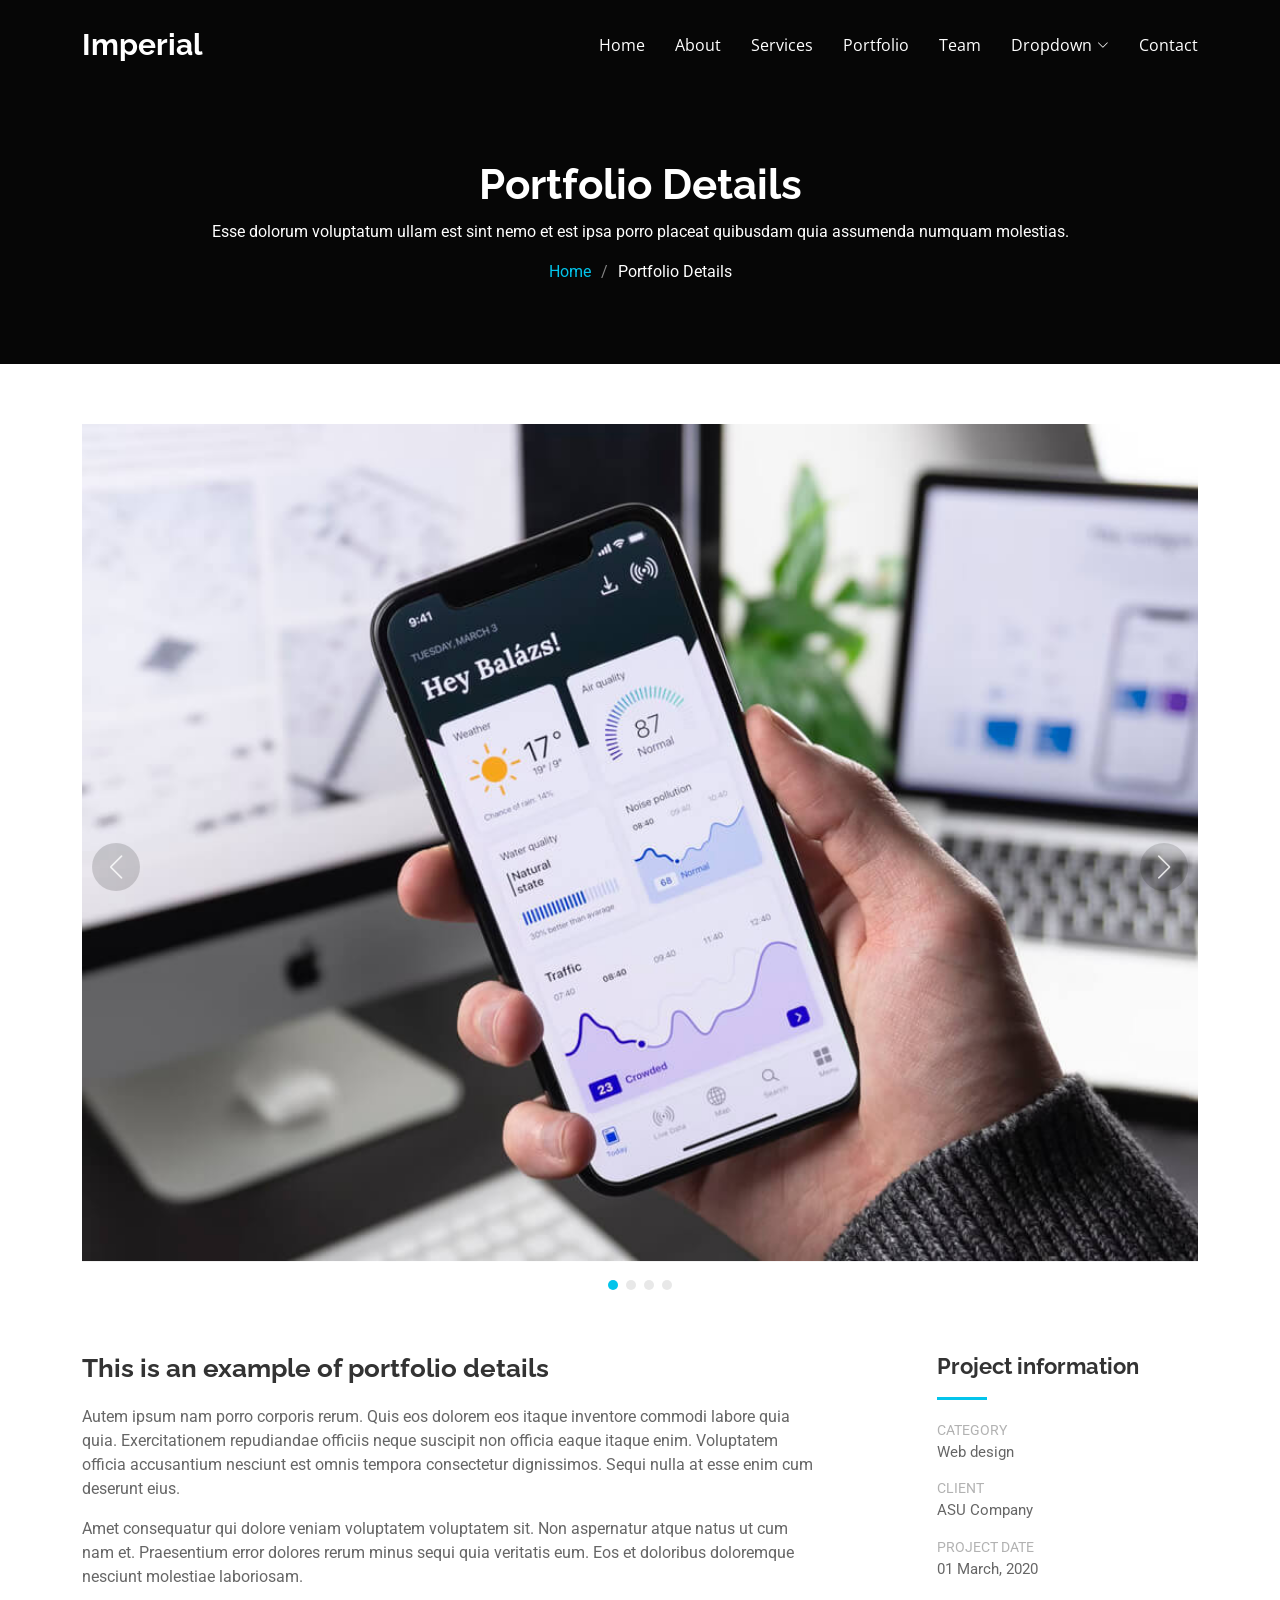
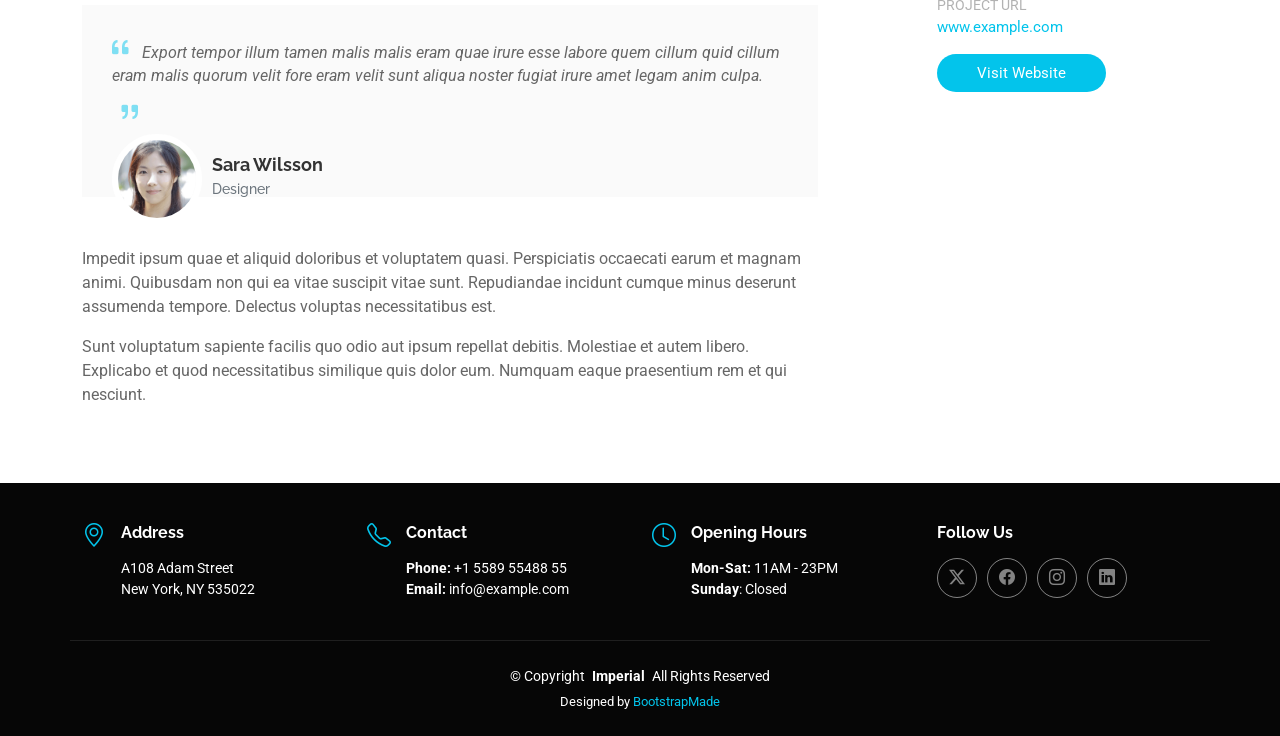
<file: portfolio-details.html>
<!DOCTYPE html>
<html lang="en">

<head>
  <meta charset="utf-8">
  <meta content="width=device-width, initial-scale=1.0" name="viewport">
  <title>Portfolio Details - Imperial Bootstrap Template</title>
  <meta name="description" content="">
  <meta name="keywords" content="">

  <!-- Favicons -->
  <link href="assets/img/favicon.png" rel="icon">
  <link href="assets/img/apple-touch-icon.png" rel="apple-touch-icon">

  <!-- Fonts -->
  <link href="https://fonts.googleapis.com" rel="preconnect">
  <link href="https://fonts.gstatic.com" rel="preconnect" crossorigin>
  <link href="https://fonts.googleapis.com/css2?family=Roboto:ital,wght@0,100;0,300;0,400;0,500;0,700;0,900;1,100;1,300;1,400;1,500;1,700;1,900&family=Open+Sans:ital,wght@0,300;0,400;0,500;0,600;0,700;0,800;1,300;1,400;1,500;1,600;1,700;1,800&family=Raleway:ital,wght@0,100;0,200;0,300;0,400;0,500;0,600;0,700;0,800;0,900;1,100;1,200;1,300;1,400;1,500;1,600;1,700;1,800;1,900&display=swap" rel="stylesheet">

  <!-- Vendor CSS Files -->
  <link href="assets/vendor/bootstrap/css/bootstrap.min.css" rel="stylesheet">
  <link href="assets/vendor/bootstrap-icons/bootstrap-icons.css" rel="stylesheet">
  <link href="assets/vendor/aos/aos.css" rel="stylesheet">
  <link href="assets/vendor/glightbox/css/glightbox.min.css" rel="stylesheet">
  <link href="assets/vendor/swiper/swiper-bundle.min.css" rel="stylesheet">

  <!-- Main CSS File -->
  <link href="assets/css/main.css" rel="stylesheet">

  <!-- =======================================================
  * Template Name: Imperial
  * Template URL: https://bootstrapmade.com/imperial-free-onepage-bootstrap-theme/
  * Updated: Oct 08 2024 with Bootstrap v5.3.3
  * Author: BootstrapMade.com
  * License: https://bootstrapmade.com/license/
  ======================================================== -->
</head>

<body class="portfolio-details-page">

  <header id="header" class="header d-flex align-items-center fixed-top">
    <div class="container-fluid container-xl position-relative d-flex align-items-center justify-content-between">

      <a href="index.html" class="logo d-flex align-items-center">
        <!-- Uncomment the line below if you also wish to use an image logo -->
        <!-- <img src="assets/img/logo-2.png" alt=""> -->
        <h1 class="sitename">Imperial</h1>
      </a>

      <nav id="navmenu" class="navmenu">
        <ul>
          <li><a href="#hero">Home</a></li>
          <li><a href="#about">About</a></li>
          <li><a href="#services">Services</a></li>
          <li><a href="#portfolio">Portfolio</a></li>
          <li><a href="#team">Team</a></li>
          <li class="dropdown"><a href="#"><span>Dropdown</span> <i class="bi bi-chevron-down toggle-dropdown"></i></a>
            <ul>
              <li><a href="#">Dropdown 1</a></li>
              <li class="dropdown"><a href="#"><span>Deep Dropdown</span> <i class="bi bi-chevron-down toggle-dropdown"></i></a>
                <ul>
                  <li><a href="#">Deep Dropdown 1</a></li>
                  <li><a href="#">Deep Dropdown 2</a></li>
                  <li><a href="#">Deep Dropdown 3</a></li>
                  <li><a href="#">Deep Dropdown 4</a></li>
                  <li><a href="#">Deep Dropdown 5</a></li>
                </ul>
              </li>
              <li><a href="#">Dropdown 2</a></li>
              <li><a href="#">Dropdown 3</a></li>
              <li><a href="#">Dropdown 4</a></li>
            </ul>
          </li>
          <li><a href="#contact">Contact</a></li>
        </ul>
        <i class="mobile-nav-toggle d-xl-none bi bi-list"></i>
      </nav>

    </div>
  </header>

  <main class="main">

    <!-- Page Title -->
    <div class="page-title dark-background">
      <div class="container position-relative">
        <h1>Portfolio Details</h1>
        <p>Esse dolorum voluptatum ullam est sint nemo et est ipsa porro placeat quibusdam quia assumenda numquam molestias.</p>
        <nav class="breadcrumbs">
          <ol>
            <li><a href="index.html">Home</a></li>
            <li class="current">Portfolio Details</li>
          </ol>
        </nav>
      </div>
    </div><!-- End Page Title -->

    <!-- Portfolio Details Section -->
    <section id="portfolio-details" class="portfolio-details section">

      <div class="container" data-aos="fade-up">

        <div class="portfolio-details-slider swiper init-swiper">
          <script type="application/json" class="swiper-config">
            {
              "loop": true,
              "speed": 600,
              "autoplay": {
                "delay": 5000
              },
              "slidesPerView": "auto",
              "navigation": {
                "nextEl": ".swiper-button-next",
                "prevEl": ".swiper-button-prev"
              },
              "pagination": {
                "el": ".swiper-pagination",
                "type": "bullets",
                "clickable": true
              }
            }
          </script>
          <div class="swiper-wrapper align-items-center">

            <div class="swiper-slide">
              <img src="assets/img/portfolio/app-1.jpg" alt="">
            </div>

            <div class="swiper-slide">
              <img src="assets/img/portfolio/product-1.jpg" alt="">
            </div>

            <div class="swiper-slide">
              <img src="assets/img/portfolio/branding-1.jpg" alt="">
            </div>

            <div class="swiper-slide">
              <img src="assets/img/portfolio/books-1.jpg" alt="">
            </div>

          </div>
          <div class="swiper-button-prev"></div>
          <div class="swiper-button-next"></div>
          <div class="swiper-pagination"></div>
        </div>

        <div class="row justify-content-between gy-4 mt-4">

          <div class="col-lg-8" data-aos="fade-up">
            <div class="portfolio-description">
              <h2>This is an example of portfolio details</h2>
              <p>
                Autem ipsum nam porro corporis rerum. Quis eos dolorem eos itaque inventore commodi labore quia quia. Exercitationem repudiandae officiis neque suscipit non officia eaque itaque enim. Voluptatem officia accusantium nesciunt est omnis tempora consectetur dignissimos. Sequi nulla at esse enim cum deserunt eius.
              </p>
              <p>
                Amet consequatur qui dolore veniam voluptatem voluptatem sit. Non aspernatur atque natus ut cum nam et. Praesentium error dolores rerum minus sequi quia veritatis eum. Eos et doloribus doloremque nesciunt molestiae laboriosam.
              </p>

              <div class="testimonial-item">
                <p>
                  <i class="bi bi-quote quote-icon-left"></i>
                  <span>Export tempor illum tamen malis malis eram quae irure esse labore quem cillum quid cillum eram malis quorum velit fore eram velit sunt aliqua noster fugiat irure amet legam anim culpa.</span>
                  <i class="bi bi-quote quote-icon-right"></i>
                </p>
                <div>
                  <img src="assets/img/testimonials/testimonials-2.jpg" class="testimonial-img" alt="">
                  <h3>Sara Wilsson</h3>
                  <h4>Designer</h4>
                </div>
              </div>

              <p>
                Impedit ipsum quae et aliquid doloribus et voluptatem quasi. Perspiciatis occaecati earum et magnam animi. Quibusdam non qui ea vitae suscipit vitae sunt. Repudiandae incidunt cumque minus deserunt assumenda tempore. Delectus voluptas necessitatibus est.
              </p>

              <p>
                Sunt voluptatum sapiente facilis quo odio aut ipsum repellat debitis. Molestiae et autem libero. Explicabo et quod necessitatibus similique quis dolor eum. Numquam eaque praesentium rem et qui nesciunt.
              </p>

            </div>
          </div>

          <div class="col-lg-3" data-aos="fade-up" data-aos-delay="100">
            <div class="portfolio-info">
              <h3>Project information</h3>
              <ul>
                <li><strong>Category</strong> Web design</li>
                <li><strong>Client</strong> ASU Company</li>
                <li><strong>Project date</strong> 01 March, 2020</li>
                <li><strong>Project URL</strong> <a href="#">www.example.com</a></li>
                <li><a href="#" class="btn-visit align-self-start">Visit Website</a></li>
              </ul>
            </div>
          </div>

        </div>

      </div>

    </section><!-- /Portfolio Details Section -->

  </main>

  <footer id="footer" class="footer dark-background">

    <div class="container">
      <div class="row gy-3">
        <div class="col-lg-3 col-md-6 d-flex">
          <i class="bi bi-geo-alt icon"></i>
          <div class="address">
            <h4>Address</h4>
            <p>A108 Adam Street</p>
            <p>New York, NY 535022</p>
            <p></p>
          </div>

        </div>

        <div class="col-lg-3 col-md-6 d-flex">
          <i class="bi bi-telephone icon"></i>
          <div>
            <h4>Contact</h4>
            <p>
              <strong>Phone:</strong> <span>+1 5589 55488 55</span><br>
              <strong>Email:</strong> <span>info@example.com</span><br>
            </p>
          </div>
        </div>

        <div class="col-lg-3 col-md-6 d-flex">
          <i class="bi bi-clock icon"></i>
          <div>
            <h4>Opening Hours</h4>
            <p>
              <strong>Mon-Sat:</strong> <span>11AM - 23PM</span><br>
              <strong>Sunday</strong>: <span>Closed</span>
            </p>
          </div>
        </div>

        <div class="col-lg-3 col-md-6">
          <h4>Follow Us</h4>
          <div class="social-links d-flex">
            <a href="#" class="twitter"><i class="bi bi-twitter-x"></i></a>
            <a href="#" class="facebook"><i class="bi bi-facebook"></i></a>
            <a href="#" class="instagram"><i class="bi bi-instagram"></i></a>
            <a href="#" class="linkedin"><i class="bi bi-linkedin"></i></a>
          </div>
        </div>

      </div>
    </div>

    <div class="container copyright text-center mt-4">
      <p>© <span>Copyright</span> <strong class="px-1 sitename">Imperial</strong> <span>All Rights Reserved</span></p>
      <div class="credits">
        <!-- All the links in the footer should remain intact. -->
        <!-- You can delete the links only if you've purchased the pro version. -->
        <!-- Licensing information: https://bootstrapmade.com/license/ -->
        <!-- Purchase the pro version with working PHP/AJAX contact form: [buy-url] -->
        Designed by <a href="https://bootstrapmade.com/">BootstrapMade</a>
      </div>
    </div>

  </footer>

  <!-- Scroll Top -->
  <a href="#" id="scroll-top" class="scroll-top d-flex align-items-center justify-content-center"><i class="bi bi-arrow-up-short"></i></a>

  <!-- Preloader -->
  <div id="preloader"></div>

  <!-- Vendor JS Files -->
  <script src="assets/vendor/bootstrap/js/bootstrap.bundle.min.js"></script>
  <script src="assets/vendor/php-email-form/validate.js"></script>
  <script src="assets/vendor/aos/aos.js"></script>
  <script src="assets/vendor/typed.js/typed.umd.js"></script>
  <script src="assets/vendor/glightbox/js/glightbox.min.js"></script>
  <script src="assets/vendor/imagesloaded/imagesloaded.pkgd.min.js"></script>
  <script src="assets/vendor/isotope-layout/isotope.pkgd.min.js"></script>
  <script src="assets/vendor/swiper/swiper-bundle.min.js"></script>

  <!-- Main JS File -->
  <script src="assets/js/main.js"></script>

</body>

</html>
</file>
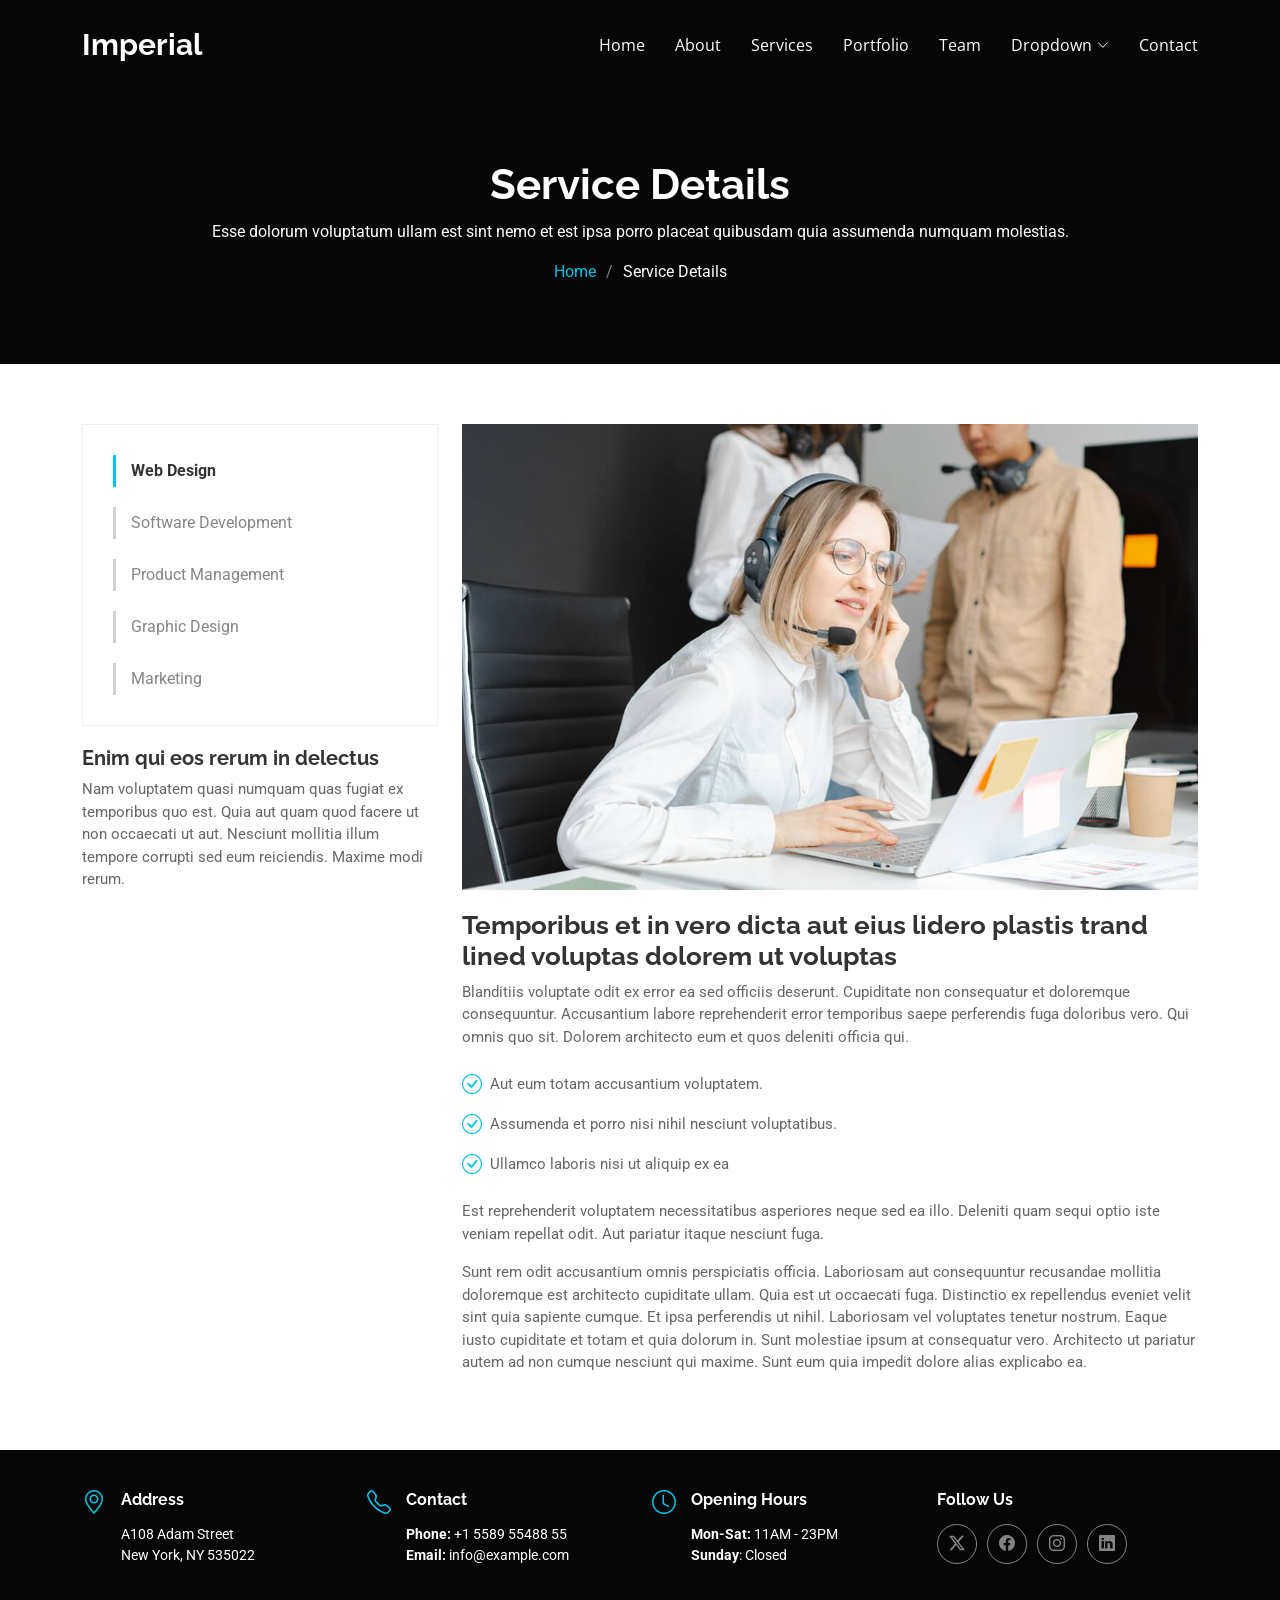
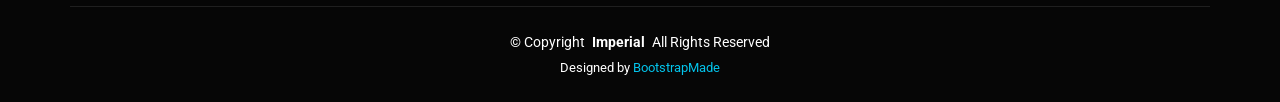
<file: service-details.html>
<!DOCTYPE html>
<html lang="en">

<head>
  <meta charset="utf-8">
  <meta content="width=device-width, initial-scale=1.0" name="viewport">
  <title>Service Details - Imperial Bootstrap Template</title>
  <meta name="description" content="">
  <meta name="keywords" content="">

  <!-- Favicons -->
  <link href="assets/img/favicon.png" rel="icon">
  <link href="assets/img/apple-touch-icon.png" rel="apple-touch-icon">

  <!-- Fonts -->
  <link href="https://fonts.googleapis.com" rel="preconnect">
  <link href="https://fonts.gstatic.com" rel="preconnect" crossorigin>
  <link href="https://fonts.googleapis.com/css2?family=Roboto:ital,wght@0,100;0,300;0,400;0,500;0,700;0,900;1,100;1,300;1,400;1,500;1,700;1,900&family=Open+Sans:ital,wght@0,300;0,400;0,500;0,600;0,700;0,800;1,300;1,400;1,500;1,600;1,700;1,800&family=Raleway:ital,wght@0,100;0,200;0,300;0,400;0,500;0,600;0,700;0,800;0,900;1,100;1,200;1,300;1,400;1,500;1,600;1,700;1,800;1,900&display=swap" rel="stylesheet">

  <!-- Vendor CSS Files -->
  <link href="assets/vendor/bootstrap/css/bootstrap.min.css" rel="stylesheet">
  <link href="assets/vendor/bootstrap-icons/bootstrap-icons.css" rel="stylesheet">
  <link href="assets/vendor/aos/aos.css" rel="stylesheet">
  <link href="assets/vendor/glightbox/css/glightbox.min.css" rel="stylesheet">
  <link href="assets/vendor/swiper/swiper-bundle.min.css" rel="stylesheet">

  <!-- Main CSS File -->
  <link href="assets/css/main.css" rel="stylesheet">

  <!-- =======================================================
  * Template Name: Imperial
  * Template URL: https://bootstrapmade.com/imperial-free-onepage-bootstrap-theme/
  * Updated: Oct 08 2024 with Bootstrap v5.3.3
  * Author: BootstrapMade.com
  * License: https://bootstrapmade.com/license/
  ======================================================== -->
</head>

<body class="service-details-page">

  <header id="header" class="header d-flex align-items-center fixed-top">
    <div class="container-fluid container-xl position-relative d-flex align-items-center justify-content-between">

      <a href="index.html" class="logo d-flex align-items-center">
        <!-- Uncomment the line below if you also wish to use an image logo -->
        <!-- <img src="assets/img/logo-2.png" alt=""> -->
        <h1 class="sitename">Imperial</h1>
      </a>

      <nav id="navmenu" class="navmenu">
        <ul>
          <li><a href="#hero">Home</a></li>
          <li><a href="#about">About</a></li>
          <li><a href="#services">Services</a></li>
          <li><a href="#portfolio">Portfolio</a></li>
          <li><a href="#team">Team</a></li>
          <li class="dropdown"><a href="#"><span>Dropdown</span> <i class="bi bi-chevron-down toggle-dropdown"></i></a>
            <ul>
              <li><a href="#">Dropdown 1</a></li>
              <li class="dropdown"><a href="#"><span>Deep Dropdown</span> <i class="bi bi-chevron-down toggle-dropdown"></i></a>
                <ul>
                  <li><a href="#">Deep Dropdown 1</a></li>
                  <li><a href="#">Deep Dropdown 2</a></li>
                  <li><a href="#">Deep Dropdown 3</a></li>
                  <li><a href="#">Deep Dropdown 4</a></li>
                  <li><a href="#">Deep Dropdown 5</a></li>
                </ul>
              </li>
              <li><a href="#">Dropdown 2</a></li>
              <li><a href="#">Dropdown 3</a></li>
              <li><a href="#">Dropdown 4</a></li>
            </ul>
          </li>
          <li><a href="#contact">Contact</a></li>
        </ul>
        <i class="mobile-nav-toggle d-xl-none bi bi-list"></i>
      </nav>

    </div>
  </header>

  <main class="main">

    <!-- Page Title -->
    <div class="page-title dark-background">
      <div class="container position-relative">
        <h1>Service Details</h1>
        <p>Esse dolorum voluptatum ullam est sint nemo et est ipsa porro placeat quibusdam quia assumenda numquam molestias.</p>
        <nav class="breadcrumbs">
          <ol>
            <li><a href="index.html">Home</a></li>
            <li class="current">Service Details</li>
          </ol>
        </nav>
      </div>
    </div><!-- End Page Title -->

    <!-- Service Details Section -->
    <section id="service-details" class="service-details section">

      <div class="container">

        <div class="row gy-4">

          <div class="col-lg-4" data-aos="fade-up" data-aos-delay="100">
            <div class="services-list">
              <a href="#" class="active">Web Design</a>
              <a href="#">Software Development</a>
              <a href="#">Product Management</a>
              <a href="#">Graphic Design</a>
              <a href="#">Marketing</a>
            </div>

            <h4>Enim qui eos rerum in delectus</h4>
            <p>Nam voluptatem quasi numquam quas fugiat ex temporibus quo est. Quia aut quam quod facere ut non occaecati ut aut. Nesciunt mollitia illum tempore corrupti sed eum reiciendis. Maxime modi rerum.</p>
          </div>

          <div class="col-lg-8" data-aos="fade-up" data-aos-delay="200">
            <img src="assets/img/services.jpg" alt="" class="img-fluid services-img">
            <h3>Temporibus et in vero dicta aut eius lidero plastis trand lined voluptas dolorem ut voluptas</h3>
            <p>
              Blanditiis voluptate odit ex error ea sed officiis deserunt. Cupiditate non consequatur et doloremque consequuntur. Accusantium labore reprehenderit error temporibus saepe perferendis fuga doloribus vero. Qui omnis quo sit. Dolorem architecto eum et quos deleniti officia qui.
            </p>
            <ul>
              <li><i class="bi bi-check-circle"></i> <span>Aut eum totam accusantium voluptatem.</span></li>
              <li><i class="bi bi-check-circle"></i> <span>Assumenda et porro nisi nihil nesciunt voluptatibus.</span></li>
              <li><i class="bi bi-check-circle"></i> <span>Ullamco laboris nisi ut aliquip ex ea</span></li>
            </ul>
            <p>
              Est reprehenderit voluptatem necessitatibus asperiores neque sed ea illo. Deleniti quam sequi optio iste veniam repellat odit. Aut pariatur itaque nesciunt fuga.
            </p>
            <p>
              Sunt rem odit accusantium omnis perspiciatis officia. Laboriosam aut consequuntur recusandae mollitia doloremque est architecto cupiditate ullam. Quia est ut occaecati fuga. Distinctio ex repellendus eveniet velit sint quia sapiente cumque. Et ipsa perferendis ut nihil. Laboriosam vel voluptates tenetur nostrum. Eaque iusto cupiditate et totam et quia dolorum in. Sunt molestiae ipsum at consequatur vero. Architecto ut pariatur autem ad non cumque nesciunt qui maxime. Sunt eum quia impedit dolore alias explicabo ea.
            </p>
          </div>

        </div>

      </div>

    </section><!-- /Service Details Section -->

  </main>

  <footer id="footer" class="footer dark-background">

    <div class="container">
      <div class="row gy-3">
        <div class="col-lg-3 col-md-6 d-flex">
          <i class="bi bi-geo-alt icon"></i>
          <div class="address">
            <h4>Address</h4>
            <p>A108 Adam Street</p>
            <p>New York, NY 535022</p>
            <p></p>
          </div>

        </div>

        <div class="col-lg-3 col-md-6 d-flex">
          <i class="bi bi-telephone icon"></i>
          <div>
            <h4>Contact</h4>
            <p>
              <strong>Phone:</strong> <span>+1 5589 55488 55</span><br>
              <strong>Email:</strong> <span>info@example.com</span><br>
            </p>
          </div>
        </div>

        <div class="col-lg-3 col-md-6 d-flex">
          <i class="bi bi-clock icon"></i>
          <div>
            <h4>Opening Hours</h4>
            <p>
              <strong>Mon-Sat:</strong> <span>11AM - 23PM</span><br>
              <strong>Sunday</strong>: <span>Closed</span>
            </p>
          </div>
        </div>

        <div class="col-lg-3 col-md-6">
          <h4>Follow Us</h4>
          <div class="social-links d-flex">
            <a href="#" class="twitter"><i class="bi bi-twitter-x"></i></a>
            <a href="#" class="facebook"><i class="bi bi-facebook"></i></a>
            <a href="#" class="instagram"><i class="bi bi-instagram"></i></a>
            <a href="#" class="linkedin"><i class="bi bi-linkedin"></i></a>
          </div>
        </div>

      </div>
    </div>

    <div class="container copyright text-center mt-4">
      <p>© <span>Copyright</span> <strong class="px-1 sitename">Imperial</strong> <span>All Rights Reserved</span></p>
      <div class="credits">
        <!-- All the links in the footer should remain intact. -->
        <!-- You can delete the links only if you've purchased the pro version. -->
        <!-- Licensing information: https://bootstrapmade.com/license/ -->
        <!-- Purchase the pro version with working PHP/AJAX contact form: [buy-url] -->
        Designed by <a href="https://bootstrapmade.com/">BootstrapMade</a>
      </div>
    </div>

  </footer>

  <!-- Scroll Top -->
  <a href="#" id="scroll-top" class="scroll-top d-flex align-items-center justify-content-center"><i class="bi bi-arrow-up-short"></i></a>

  <!-- Preloader -->
  <div id="preloader"></div>

  <!-- Vendor JS Files -->
  <script src="assets/vendor/bootstrap/js/bootstrap.bundle.min.js"></script>
  <script src="assets/vendor/php-email-form/validate.js"></script>
  <script src="assets/vendor/aos/aos.js"></script>
  <script src="assets/vendor/typed.js/typed.umd.js"></script>
  <script src="assets/vendor/glightbox/js/glightbox.min.js"></script>
  <script src="assets/vendor/imagesloaded/imagesloaded.pkgd.min.js"></script>
  <script src="assets/vendor/isotope-layout/isotope.pkgd.min.js"></script>
  <script src="assets/vendor/swiper/swiper-bundle.min.js"></script>

  <!-- Main JS File -->
  <script src="assets/js/main.js"></script>

</body>

</html>
</file>
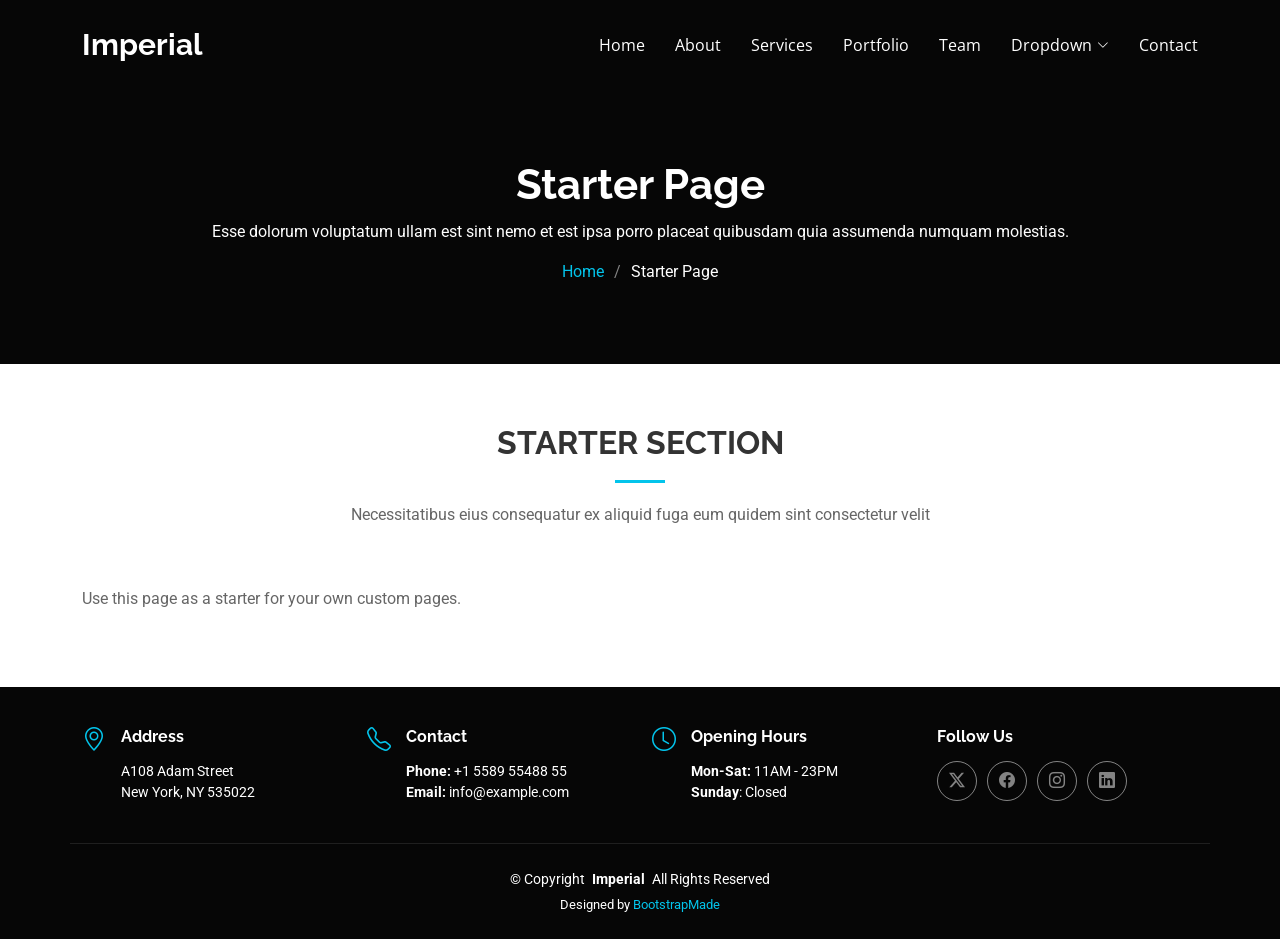
<file: starter-page.html>
<!DOCTYPE html>
<html lang="en">

<head>
  <meta charset="utf-8">
  <meta content="width=device-width, initial-scale=1.0" name="viewport">
  <title>Starter Page - Imperial Bootstrap Template</title>
  <meta name="description" content="">
  <meta name="keywords" content="">

  <!-- Favicons -->
  <link href="assets/img/favicon.png" rel="icon">
  <link href="assets/img/apple-touch-icon.png" rel="apple-touch-icon">

  <!-- Fonts -->
  <link href="https://fonts.googleapis.com" rel="preconnect">
  <link href="https://fonts.gstatic.com" rel="preconnect" crossorigin>
  <link href="https://fonts.googleapis.com/css2?family=Roboto:ital,wght@0,100;0,300;0,400;0,500;0,700;0,900;1,100;1,300;1,400;1,500;1,700;1,900&family=Open+Sans:ital,wght@0,300;0,400;0,500;0,600;0,700;0,800;1,300;1,400;1,500;1,600;1,700;1,800&family=Raleway:ital,wght@0,100;0,200;0,300;0,400;0,500;0,600;0,700;0,800;0,900;1,100;1,200;1,300;1,400;1,500;1,600;1,700;1,800;1,900&display=swap" rel="stylesheet">

  <!-- Vendor CSS Files -->
  <link href="assets/vendor/bootstrap/css/bootstrap.min.css" rel="stylesheet">
  <link href="assets/vendor/bootstrap-icons/bootstrap-icons.css" rel="stylesheet">
  <link href="assets/vendor/aos/aos.css" rel="stylesheet">
  <link href="assets/vendor/glightbox/css/glightbox.min.css" rel="stylesheet">
  <link href="assets/vendor/swiper/swiper-bundle.min.css" rel="stylesheet">

  <!-- Main CSS File -->
  <link href="assets/css/main.css" rel="stylesheet">

  <!-- =======================================================
  * Template Name: Imperial
  * Template URL: https://bootstrapmade.com/imperial-free-onepage-bootstrap-theme/
  * Updated: Oct 08 2024 with Bootstrap v5.3.3
  * Author: BootstrapMade.com
  * License: https://bootstrapmade.com/license/
  ======================================================== -->
</head>

<body class="starter-page-page">

  <header id="header" class="header d-flex align-items-center fixed-top">
    <div class="container-fluid container-xl position-relative d-flex align-items-center justify-content-between">

      <a href="index.html" class="logo d-flex align-items-center">
        <!-- Uncomment the line below if you also wish to use an image logo -->
        <!-- <img src="assets/img/logo-2.png" alt=""> -->
        <h1 class="sitename">Imperial</h1>
      </a>

      <nav id="navmenu" class="navmenu">
        <ul>
          <li><a href="#hero">Home</a></li>
          <li><a href="#about">About</a></li>
          <li><a href="#services">Services</a></li>
          <li><a href="#portfolio">Portfolio</a></li>
          <li><a href="#team">Team</a></li>
          <li class="dropdown"><a href="#"><span>Dropdown</span> <i class="bi bi-chevron-down toggle-dropdown"></i></a>
            <ul>
              <li><a href="#">Dropdown 1</a></li>
              <li class="dropdown"><a href="#"><span>Deep Dropdown</span> <i class="bi bi-chevron-down toggle-dropdown"></i></a>
                <ul>
                  <li><a href="#">Deep Dropdown 1</a></li>
                  <li><a href="#">Deep Dropdown 2</a></li>
                  <li><a href="#">Deep Dropdown 3</a></li>
                  <li><a href="#">Deep Dropdown 4</a></li>
                  <li><a href="#">Deep Dropdown 5</a></li>
                </ul>
              </li>
              <li><a href="#">Dropdown 2</a></li>
              <li><a href="#">Dropdown 3</a></li>
              <li><a href="#">Dropdown 4</a></li>
            </ul>
          </li>
          <li><a href="#contact">Contact</a></li>
        </ul>
        <i class="mobile-nav-toggle d-xl-none bi bi-list"></i>
      </nav>

    </div>
  </header>

  <main class="main">

    <!-- Page Title -->
    <div class="page-title dark-background">
      <div class="container position-relative">
        <h1>Starter Page</h1>
        <p>Esse dolorum voluptatum ullam est sint nemo et est ipsa porro placeat quibusdam quia assumenda numquam molestias.</p>
        <nav class="breadcrumbs">
          <ol>
            <li><a href="index.html">Home</a></li>
            <li class="current">Starter Page</li>
          </ol>
        </nav>
      </div>
    </div><!-- End Page Title -->

    <!-- Starter Section Section -->
    <section id="starter-section" class="starter-section section">

      <!-- Section Title -->
      <div class="container section-title" data-aos="fade-up">
        <h2>Starter Section</h2>
        <p>Necessitatibus eius consequatur ex aliquid fuga eum quidem sint consectetur velit</p>
      </div><!-- End Section Title -->

      <div class="container" data-aos="fade-up">
        <p>Use this page as a starter for your own custom pages.</p>
      </div>

    </section><!-- /Starter Section Section -->

  </main>

  <footer id="footer" class="footer dark-background">

    <div class="container">
      <div class="row gy-3">
        <div class="col-lg-3 col-md-6 d-flex">
          <i class="bi bi-geo-alt icon"></i>
          <div class="address">
            <h4>Address</h4>
            <p>A108 Adam Street</p>
            <p>New York, NY 535022</p>
            <p></p>
          </div>

        </div>

        <div class="col-lg-3 col-md-6 d-flex">
          <i class="bi bi-telephone icon"></i>
          <div>
            <h4>Contact</h4>
            <p>
              <strong>Phone:</strong> <span>+1 5589 55488 55</span><br>
              <strong>Email:</strong> <span>info@example.com</span><br>
            </p>
          </div>
        </div>

        <div class="col-lg-3 col-md-6 d-flex">
          <i class="bi bi-clock icon"></i>
          <div>
            <h4>Opening Hours</h4>
            <p>
              <strong>Mon-Sat:</strong> <span>11AM - 23PM</span><br>
              <strong>Sunday</strong>: <span>Closed</span>
            </p>
          </div>
        </div>

        <div class="col-lg-3 col-md-6">
          <h4>Follow Us</h4>
          <div class="social-links d-flex">
            <a href="#" class="twitter"><i class="bi bi-twitter-x"></i></a>
            <a href="#" class="facebook"><i class="bi bi-facebook"></i></a>
            <a href="#" class="instagram"><i class="bi bi-instagram"></i></a>
            <a href="#" class="linkedin"><i class="bi bi-linkedin"></i></a>
          </div>
        </div>

      </div>
    </div>

    <div class="container copyright text-center mt-4">
      <p>© <span>Copyright</span> <strong class="px-1 sitename">Imperial</strong> <span>All Rights Reserved</span></p>
      <div class="credits">
        <!-- All the links in the footer should remain intact. -->
        <!-- You can delete the links only if you've purchased the pro version. -->
        <!-- Licensing information: https://bootstrapmade.com/license/ -->
        <!-- Purchase the pro version with working PHP/AJAX contact form: [buy-url] -->
        Designed by <a href="https://bootstrapmade.com/">BootstrapMade</a>
      </div>
    </div>

  </footer>

  <!-- Scroll Top -->
  <a href="#" id="scroll-top" class="scroll-top d-flex align-items-center justify-content-center"><i class="bi bi-arrow-up-short"></i></a>

  <!-- Preloader -->
  <div id="preloader"></div>

  <!-- Vendor JS Files -->
  <script src="assets/vendor/bootstrap/js/bootstrap.bundle.min.js"></script>
  <script src="assets/vendor/php-email-form/validate.js"></script>
  <script src="assets/vendor/aos/aos.js"></script>
  <script src="assets/vendor/typed.js/typed.umd.js"></script>
  <script src="assets/vendor/glightbox/js/glightbox.min.js"></script>
  <script src="assets/vendor/imagesloaded/imagesloaded.pkgd.min.js"></script>
  <script src="assets/vendor/isotope-layout/isotope.pkgd.min.js"></script>
  <script src="assets/vendor/swiper/swiper-bundle.min.js"></script>

  <!-- Main JS File -->
  <script src="assets/js/main.js"></script>

</body>

</html>
</file>
<file: assets/css/main.css>
/**
* Template Name: Imperial
* Template URL: https://bootstrapmade.com/imperial-free-onepage-bootstrap-theme/
* Updated: Oct 08 2024 with Bootstrap v5.3.3
* Author: BootstrapMade.com
* License: https://bootstrapmade.com/license/
*/

/*--------------------------------------------------------------
# Font & Color Variables
# Help: https://bootstrapmade.com/color-system/
--------------------------------------------------------------*/
/* Fonts */
:root {
  --default-font: "Roboto",  system-ui, -apple-system, "Segoe UI", Roboto, "Helvetica Neue", Arial, "Noto Sans", "Liberation Sans", sans-serif, "Apple Color Emoji", "Segoe UI Emoji", "Segoe UI Symbol", "Noto Color Emoji";
  --heading-font: "Raleway",  sans-serif;
  --nav-font: "Open Sans",  sans-serif;
}

/* Global Colors - The following color variables are used throughout the website. Updating them here will change the color scheme of the entire website */
:root { 
  --background-color: #ffffff; /* Background color for the entire website, including individual sections */
  --default-color: #666666; /* Default color used for the majority of the text content across the entire website */
  --heading-color: #333333; /* Color for headings, subheadings and title throughout the website */
  --accent-color: #03c4eb; /* Accent color that represents your brand on the website. It's used for buttons, links, and other elements that need to stand out */
  --surface-color: #ffffff; /* The surface color is used as a background of boxed elements within sections, such as cards, icon boxes, or other elements that require a visual separation from the global background. */
  --contrast-color: #ffffff; /* Contrast color for text, ensuring readability against backgrounds of accent, heading, or default colors. */
}

/* Nav Menu Colors - The following color variables are used specifically for the navigation menu. They are separate from the global colors to allow for more customization options */
:root {
  --nav-color: #ffffff;  /* The default color of the main navmenu links */
  --nav-hover-color: #03c4eb; /* Applied to main navmenu links when they are hovered over or active */
  --nav-mobile-background-color: #ffffff; /* Used as the background color for mobile navigation menu */
  --nav-dropdown-background-color: #ffffff; /* Used as the background color for dropdown items that appear when hovering over primary navigation items */
  --nav-dropdown-color: #666666; /* Used for navigation links of the dropdown items in the navigation menu. */
  --nav-dropdown-hover-color: #03c4eb; /* Similar to --nav-hover-color, this color is applied to dropdown navigation links when they are hovered over. */
}

/* Color Presets - These classes override global colors when applied to any section or element, providing reuse of the sam color scheme. */

.light-background {
  --background-color: #f9f9f9;
  --surface-color: #ffffff;
}

.dark-background {
  --background-color: #060606;
  --default-color: #ffffff;
  --heading-color: #ffffff;
  --surface-color: #252525;
  --contrast-color: #ffffff;
}

/* Smooth scroll */
:root {
  scroll-behavior: smooth;
}

/*--------------------------------------------------------------
# General Styling & Shared Classes
--------------------------------------------------------------*/
body {
  color: var(--default-color);
  background-color: var(--background-color);
  font-family: var(--default-font);
}

a {
  color: var(--accent-color);
  text-decoration: none;
  transition: 0.3s;
}

a:hover {
  color: color-mix(in srgb, var(--accent-color), transparent 25%);
  text-decoration: none;
}

h1,
h2,
h3,
h4,
h5,
h6 {
  color: var(--heading-color);
  font-family: var(--heading-font);
}

/* PHP Email Form Messages
------------------------------*/
.php-email-form .error-message {
  display: none;
  background: #df1529;
  color: #ffffff;
  text-align: left;
  padding: 15px;
  margin-bottom: 24px;
  font-weight: 600;
}

.php-email-form .sent-message {
  display: none;
  color: #ffffff;
  background: #059652;
  text-align: center;
  padding: 15px;
  margin-bottom: 24px;
  font-weight: 600;
}

.php-email-form .loading {
  display: none;
  background: var(--surface-color);
  text-align: center;
  padding: 15px;
  margin-bottom: 24px;
}

.php-email-form .loading:before {
  content: "";
  display: inline-block;
  border-radius: 50%;
  width: 24px;
  height: 24px;
  margin: 0 10px -6px 0;
  border: 3px solid var(--accent-color);
  border-top-color: var(--surface-color);
  animation: php-email-form-loading 1s linear infinite;
}

@keyframes php-email-form-loading {
  0% {
    transform: rotate(0deg);
  }

  100% {
    transform: rotate(360deg);
  }
}

/*--------------------------------------------------------------
# Global Header
--------------------------------------------------------------*/
.header {
  --background-color: rgba(0, 0, 0, 0);
  --default-color: #ffffff;
  --heading-color: #ffffff;
  color: var(--default-color);
  background-color: var(--background-color);
  padding: 15px 0;
  transition: all 0.5s;
  z-index: 997;
}

.header .logo {
  line-height: 1;
}

.header .logo img {
  max-height: 32px;
  margin-right: 8px;
}

.header .logo h1 {
  font-size: 30px;
  margin: 0;
  font-weight: 700;
  color: var(--heading-color);
}

.scrolled .header {
  box-shadow: 0px 0 18px rgba(0, 0, 0, 0.1);
}

/* Global Header on Scroll
------------------------------*/
.scrolled .header {
  --background-color: rgba(0, 0, 0, 0.8);
}

/*--------------------------------------------------------------
# Navigation Menu
--------------------------------------------------------------*/
/* Navmenu - Desktop */
@media (min-width: 1200px) {
  .navmenu {
    padding: 0;
  }

  .navmenu ul {
    margin: 0;
    padding: 0;
    display: flex;
    list-style: none;
    align-items: center;
  }

  .navmenu li {
    position: relative;
  }

  .navmenu a,
  .navmenu a:focus {
    color: var(--nav-color);
    padding: 18px 15px;
    font-size: 16px;
    font-family: var(--nav-font);
    font-weight: 400;
    display: flex;
    align-items: center;
    justify-content: space-between;
    white-space: nowrap;
    transition: 0.3s;
  }

  .navmenu a i,
  .navmenu a:focus i {
    font-size: 12px;
    line-height: 0;
    margin-left: 5px;
    transition: 0.3s;
  }

  .navmenu li:last-child a {
    padding-right: 0;
  }

  .navmenu li:hover>a,
  .navmenu .active,
  .navmenu .active:focus {
    color: var(--nav-hover-color);
  }

  .navmenu .dropdown ul {
    margin: 0;
    padding: 10px 0;
    background: var(--nav-dropdown-background-color);
    display: block;
    position: absolute;
    visibility: hidden;
    left: 14px;
    top: 130%;
    opacity: 0;
    transition: 0.3s;
    border-radius: 4px;
    z-index: 99;
    box-shadow: 0px 0px 30px rgba(0, 0, 0, 0.1);
  }

  .navmenu .dropdown ul li {
    min-width: 200px;
  }

  .navmenu .dropdown ul a {
    padding: 10px 20px;
    font-size: 15px;
    text-transform: none;
    color: var(--nav-dropdown-color);
  }

  .navmenu .dropdown ul a i {
    font-size: 12px;
  }

  .navmenu .dropdown ul a:hover,
  .navmenu .dropdown ul .active:hover,
  .navmenu .dropdown ul li:hover>a {
    color: var(--nav-dropdown-hover-color);
  }

  .navmenu .dropdown:hover>ul {
    opacity: 1;
    top: 100%;
    visibility: visible;
  }

  .navmenu .dropdown .dropdown ul {
    top: 0;
    left: -90%;
    visibility: hidden;
  }

  .navmenu .dropdown .dropdown:hover>ul {
    opacity: 1;
    top: 0;
    left: -100%;
    visibility: visible;
  }
}

/* Navmenu - Mobile */
@media (max-width: 1199px) {
  .mobile-nav-toggle {
    color: var(--nav-color);
    font-size: 28px;
    line-height: 0;
    margin-right: 10px;
    cursor: pointer;
    transition: color 0.3s;
  }

  .navmenu {
    padding: 0;
    z-index: 9997;
  }

  .navmenu ul {
    display: none;
    list-style: none;
    position: absolute;
    inset: 60px 20px 20px 20px;
    padding: 10px 0;
    margin: 0;
    border-radius: 6px;
    background-color: var(--nav-mobile-background-color);
    overflow-y: auto;
    transition: 0.3s;
    z-index: 9998;
    box-shadow: 0px 0px 30px rgba(0, 0, 0, 0.1);
  }

  .navmenu a,
  .navmenu a:focus {
    color: var(--nav-dropdown-color);
    padding: 10px 20px;
    font-family: var(--nav-font);
    font-size: 17px;
    font-weight: 500;
    display: flex;
    align-items: center;
    justify-content: space-between;
    white-space: nowrap;
    transition: 0.3s;
  }

  .navmenu a i,
  .navmenu a:focus i {
    font-size: 12px;
    line-height: 0;
    margin-left: 5px;
    width: 30px;
    height: 30px;
    display: flex;
    align-items: center;
    justify-content: center;
    border-radius: 50%;
    transition: 0.3s;
    background-color: color-mix(in srgb, var(--accent-color), transparent 90%);
  }

  .navmenu a i:hover,
  .navmenu a:focus i:hover {
    background-color: var(--accent-color);
    color: var(--contrast-color);
  }

  .navmenu a:hover,
  .navmenu .active,
  .navmenu .active:focus {
    color: var(--nav-dropdown-hover-color);
  }

  .navmenu .active i,
  .navmenu .active:focus i {
    background-color: var(--accent-color);
    color: var(--contrast-color);
    transform: rotate(180deg);
  }

  .navmenu .dropdown ul {
    position: static;
    display: none;
    z-index: 99;
    padding: 10px 0;
    margin: 10px 20px;
    background-color: var(--nav-dropdown-background-color);
    border: 1px solid color-mix(in srgb, var(--default-color), transparent 90%);
    box-shadow: none;
    transition: all 0.5s ease-in-out;
  }

  .navmenu .dropdown ul ul {
    background-color: rgba(33, 37, 41, 0.1);
  }

  .navmenu .dropdown>.dropdown-active {
    display: block;
    background-color: rgba(33, 37, 41, 0.03);
  }

  .mobile-nav-active {
    overflow: hidden;
  }

  .mobile-nav-active .mobile-nav-toggle {
    color: #fff;
    position: absolute;
    font-size: 32px;
    top: 15px;
    right: 15px;
    margin-right: 0;
    z-index: 9999;
  }

  .mobile-nav-active .navmenu {
    position: fixed;
    overflow: hidden;
    inset: 0;
    background: rgba(33, 37, 41, 0.8);
    transition: 0.3s;
  }

  .mobile-nav-active .navmenu>ul {
    display: block;
  }
}

/*--------------------------------------------------------------
# Global Footer
--------------------------------------------------------------*/
.footer {
  color: var(--default-color);
  background-color: var(--background-color);
  font-size: 14px;
  padding: 40px 0 0 0;
  position: relative;
}

.footer .icon {
  color: var(--accent-color);
  margin-right: 15px;
  font-size: 24px;
  line-height: 0;
}

.footer h4 {
  font-size: 16px;
  font-weight: 700;
  margin-bottom: 15px;
}

.footer .address p {
  margin-bottom: 0px;
}

.footer .social-links a {
  display: flex;
  align-items: center;
  justify-content: center;
  width: 40px;
  height: 40px;
  border-radius: 50%;
  border: 1px solid color-mix(in srgb, var(--default-color), transparent 50%);
  font-size: 16px;
  color: color-mix(in srgb, var(--default-color), transparent 50%);
  margin-right: 10px;
  transition: 0.3s;
}

.footer .social-links a:hover {
  color: var(--accent-color);
  border-color: var(--accent-color);
}

.footer .copyright {
  padding: 25px 0;
  border-top: 1px solid color-mix(in srgb, var(--default-color), transparent 90%);
}

.footer .copyright p {
  margin-bottom: 0;
}

.footer .credits {
  margin-top: 5px;
  font-size: 13px;
}

/*--------------------------------------------------------------
# Preloader
--------------------------------------------------------------*/
#preloader {
  position: fixed;
  inset: 0;
  z-index: 999999;
  overflow: hidden;
  background: var(--background-color);
  transition: all 0.6s ease-out;
}

#preloader:before {
  content: "";
  position: fixed;
  top: calc(50% - 30px);
  left: calc(50% - 30px);
  border: 6px solid #ffffff;
  border-color: var(--accent-color) transparent var(--accent-color) transparent;
  border-radius: 50%;
  width: 60px;
  height: 60px;
  animation: animate-preloader 1.5s linear infinite;
}

@keyframes animate-preloader {
  0% {
    transform: rotate(0deg);
  }

  100% {
    transform: rotate(360deg);
  }
}

/*--------------------------------------------------------------
# Scroll Top Button
--------------------------------------------------------------*/
.scroll-top {
  position: fixed;
  visibility: hidden;
  opacity: 0;
  right: 15px;
  bottom: 15px;
  z-index: 99999;
  background-color: var(--accent-color);
  width: 40px;
  height: 40px;
  border-radius: 4px;
  transition: all 0.4s;
}

.scroll-top i {
  font-size: 24px;
  color: var(--contrast-color);
  line-height: 0;
}

.scroll-top:hover {
  background-color: color-mix(in srgb, var(--accent-color), transparent 20%);
  color: var(--contrast-color);
}

.scroll-top.active {
  visibility: visible;
  opacity: 1;
}

/*--------------------------------------------------------------
# Disable aos animation delay on mobile devices
--------------------------------------------------------------*/
@media screen and (max-width: 768px) {
  [data-aos-delay] {
    transition-delay: 0 !important;
  }
}

/*--------------------------------------------------------------
# Global Page Titles & Breadcrumbs
--------------------------------------------------------------*/
.page-title {
  color: var(--default-color);
  background-color: var(--background-color);
  padding: 160px 0 80px 0;
  text-align: center;
  position: relative;
}

.page-title:before {
  content: "";
  background-color: color-mix(in srgb, var(--background-color), transparent 50%);
  position: absolute;
  inset: 0;
}

.page-title h1 {
  font-size: 42px;
  font-weight: 700;
  margin-bottom: 10px;
}

.page-title .breadcrumbs ol {
  display: flex;
  flex-wrap: wrap;
  list-style: none;
  justify-content: center;
  padding: 0;
  margin: 0;
  font-size: 16px;
  font-weight: 400;
}

.page-title .breadcrumbs ol li+li {
  padding-left: 10px;
}

.page-title .breadcrumbs ol li+li::before {
  content: "/";
  display: inline-block;
  padding-right: 10px;
  color: color-mix(in srgb, var(--default-color), transparent 50%);
}

/*--------------------------------------------------------------
# Global Sections
--------------------------------------------------------------*/
section,
.section {
  color: var(--default-color);
  background-color: var(--background-color);
  padding: 60px 0;
  scroll-margin-top: 90px;
  overflow: clip;
}

@media (max-width: 1199px) {

  section,
  .section {
    scroll-margin-top: 66px;
  }
}

/*--------------------------------------------------------------
# Global Section Titles
--------------------------------------------------------------*/
.section-title {
  text-align: center;
  padding-bottom: 60px;
  position: relative;
}

.section-title h2 {
  font-size: 32px;
  font-weight: 700;
  margin-bottom: 20px;
  padding-bottom: 20px;
  text-transform: uppercase;
  position: relative;
}

.section-title h2:after {
  content: "";
  position: absolute;
  display: block;
  width: 50px;
  height: 3px;
  background: var(--accent-color);
  left: 0;
  right: 0;
  bottom: 0;
  margin: auto;
}

.section-title p {
  margin-bottom: 0;
}

/*--------------------------------------------------------------
# Hero Section
--------------------------------------------------------------*/
.hero {
  width: 100%;
  min-height: 100vh;
  position: relative;
  padding: 80px 0;
  display: flex;
  align-items: center;
  justify-content: center;
}

.hero .hero-bg {
  position: absolute;
  inset: 0;
  display: block;
  width: 100%;
  height: 100%;
  object-fit: cover;
  z-index: 1;
}

.hero:before {
  content: "";
  background: color-mix(in srgb, var(--background-color), transparent 20%);
  position: absolute;
  inset: 0;
  z-index: 2;
}

.hero .container {
  position: relative;
  z-index: 3;
}

.hero h2 {
  margin: 0;
  font-size: 64px;
  font-weight: 700;
}

.hero p {
  margin: 5px 0 50px 0;
  font-size: 26px;
}

.hero p span {
  letter-spacing: 1px;
  border-bottom: 2px solid var(--accent-color);
}

.hero .cta-btn {
  margin: 10px 5px;
  font-weight: 400;
  font-size: 15px;
  letter-spacing: 1px;
  display: inline-block;
  padding: 10px 30px;
  transition: 0.3s;
  background: var(--accent-color);
  border: 2px solid var(--accent-color);
  color: var(--contrast-color);
}

.hero .cta-btn:hover {
  background: color-mix(in srgb, var(--accent-color), transparent 20%);
}

.hero .cta-btn2 {
  margin: 10px 5px;
  font-weight: 400;
  font-size: 15px;
  letter-spacing: 1px;
  display: inline-block;
  padding: 10px 30px;
  border-radius: 0;
  transition: 0.3s;
  color: var(--contrast-color);
  border: 2px solid var(--accent-color);
}

.hero .cta-btn2:hover {
  background: var(--accent-color);
}

@media (max-width: 768px) {
  .hero h2 {
    font-size: 32px;
  }

  .hero p {
    font-size: 20px;
  }
}

/*--------------------------------------------------------------
# About Section
--------------------------------------------------------------*/
.about .content h3 {
  font-size: 2rem;
  font-weight: 700;
}

.about .content ul {
  list-style: none;
  padding: 0;
}

.about .content ul li {
  padding-bottom: 10px;
}

.about .content ul i {
  font-size: 1.25rem;
  margin-right: 4px;
  color: var(--accent-color);
}

.about .content p:last-child {
  margin-bottom: 0;
}

.about .content .read-more {
  background: var(--accent-color);
  color: var(--contrast-color);
  font-family: var(--heading-font);
  font-weight: 500;
  font-size: 16px;
  letter-spacing: 1px;
  padding: 12px 24px;
  border-radius: 5px;
  transition: 0.3s;
  display: inline-flex;
  align-items: center;
  justify-content: center;
}

.about .content .read-more i {
  font-size: 18px;
  margin-left: 5px;
  line-height: 0;
  transition: 0.3s;
}

.about .content .read-more:hover {
  background: color-mix(in srgb, var(--accent-color), black 20%);
  padding-right: 19px;
}

.about .content .read-more:hover i {
  margin-left: 10px;
}

/*--------------------------------------------------------------
# Services Section
--------------------------------------------------------------*/
.services .service-item {
  position: relative;
}

.services .service-item .icon {
  background: var(--accent-color);
  display: flex;
  align-items: center;
  justify-content: center;
  width: 54px;
  height: 54px;
  border-radius: 50%;
  transition: 0.5s;
  border: 1px solid var(--accent-color);
  margin-right: 20px;
}

.services .service-item .icon i {
  color: var(--contrast-color);
  font-size: 24px;
  line-height: 0;
}

.services .service-item:hover .icon {
  background: var(--surface-color);
}

.services .service-item:hover .icon i {
  color: var(--accent-color);
}

.services .service-item .title {
  font-weight: 700;
  margin-bottom: 15px;
  font-size: 18px;
}

.services .service-item .title a {
  color: var(--heading-color);
}

.services .service-item .title a:hover {
  color: var(--accent-color);
}

.services .service-item .description {
  line-height: 24px;
  font-size: 14px;
}

/*--------------------------------------------------------------
# Features Section
--------------------------------------------------------------*/
.features {
  --default-color: #555;
  --heading-color: #333;
}

.features .feature-box {
  height: 100%;
  padding: 40px 30px;
  border-radius: 10px;
}

.features .feature-box i {
  font-size: 44px;
  display: inline-block;
  line-height: 0;
  color: var(--accent-color);
  margin-bottom: 20px;
}

.features .feature-box h4 {
  font-size: 20px;
  font-weight: 700;
  margin: 0 0 10px 0;
}

.features .feature-box p {
  font-size: 15px;
  margin-bottom: 0;
}

.features .feature-box.orange {
  background-color: #fff3e2;
}

.features .feature-box.orange i {
  color: #edb86e;
}

.features .feature-box.blue {
  background-color: #deedfd;
}

.features .feature-box.blue i {
  color: #20a5f8;
}

.features .feature-box.green {
  background-color: #d5f1e4;
}

.features .feature-box.green i {
  color: #48c88a;
}

.features .feature-box.red {
  background-color: #fdeded;
}

.features .feature-box.red i {
  color: #f28484;
}

/*--------------------------------------------------------------
# Call To Action Section
--------------------------------------------------------------*/
.call-to-action {
  padding: 120px 0;
  position: relative;
  clip-path: inset(0);
}

.call-to-action img {
  position: fixed;
  top: 0;
  left: 0;
  display: block;
  width: 100%;
  height: 100%;
  object-fit: cover;
  z-index: 1;
}

.call-to-action:before {
  content: "";
  background: color-mix(in srgb, var(--background-color), transparent 50%);
  position: absolute;
  inset: 0;
  z-index: 2;
}

.call-to-action .container {
  position: relative;
  z-index: 3;
}

.call-to-action h3 {
  color: var(--default-color);
  font-size: 28px;
  font-weight: 700;
}

.call-to-action p {
  color: var(--default-color);
}

.call-to-action .cta-btn {
  font-family: var(--heading-font);
  font-weight: 500;
  font-size: 16px;
  letter-spacing: 1px;
  display: inline-block;
  padding: 12px 40px;
  border-radius: 4px;
  transition: 0.5s;
  margin: 10px;
  border: 2px solid var(--contrast-color);
  color: var(--contrast-color);
}

.call-to-action .cta-btn:hover {
  background: var(--accent-color);
  border: 2px solid var(--accent-color);
}

/*--------------------------------------------------------------
# Portfolio Section
--------------------------------------------------------------*/
.portfolio .portfolio-filters {
  padding: 0;
  margin: 0 auto 20px auto;
  list-style: none;
  text-align: center;
}

.portfolio .portfolio-filters li {
  cursor: pointer;
  display: inline-block;
  padding: 0;
  font-size: 16px;
  font-weight: 600;
  margin: 0 10px;
  line-height: 1;
  text-transform: uppercase;
  margin-bottom: 5px;
  transition: all 0.3s ease-in-out;
}

.portfolio .portfolio-filters li:hover,
.portfolio .portfolio-filters li.filter-active {
  color: var(--accent-color);
}

.portfolio .portfolio-filters li:first-child {
  margin-left: 0;
}

.portfolio .portfolio-filters li:last-child {
  margin-right: 0;
}

@media (max-width: 575px) {
  .portfolio .portfolio-filters li {
    font-size: 14px;
    margin: 0 5px;
  }
}

.portfolio .portfolio-item {
  position: relative;
}

.portfolio .portfolio-item .portfolio-info {
  background-color: color-mix(in srgb, var(--surface-color), transparent 10%);
  opacity: 0;
  position: absolute;
  left: 30px;
  right: 30px;
  bottom: 0;
  z-index: 3;
  transition: all ease-in-out 0.3s;
  padding: 15px;
}

.portfolio .portfolio-item .portfolio-info h4 {
  font-size: 18px;
  font-weight: 600;
  padding-right: 50px;
}

.portfolio .portfolio-item .portfolio-info p {
  color: color-mix(in srgb, var(--default-color), transparent 30%);
  font-size: 14px;
  margin-bottom: 0;
  padding-right: 50px;
}

.portfolio .portfolio-item .portfolio-info .preview-link,
.portfolio .portfolio-item .portfolio-info .details-link {
  position: absolute;
  right: 50px;
  font-size: 24px;
  top: calc(50% - 14px);
  color: color-mix(in srgb, var(--default-color), transparent 30%);
  transition: 0.3s;
  line-height: 0;
}

.portfolio .portfolio-item .portfolio-info .preview-link:hover,
.portfolio .portfolio-item .portfolio-info .details-link:hover {
  color: var(--accent-color);
}

.portfolio .portfolio-item .portfolio-info .details-link {
  right: 14px;
  font-size: 28px;
}

.portfolio .portfolio-item:hover .portfolio-info {
  opacity: 1;
  bottom: 20px;
}

/*--------------------------------------------------------------
# Testimonials Section
--------------------------------------------------------------*/
.testimonials .testimonials-carousel,
.testimonials .testimonials-slider {
  overflow: hidden;
}

.testimonials .testimonial-item .testimonial-content {
  border-left: 3px solid var(--accent-color);
  padding-left: 30px;
}

.testimonials .testimonial-item .testimonial-img {
  border-radius: 50%;
  border: 4px solid var(--background-color);
  margin: 0 auto;
}

.testimonials .testimonial-item h3 {
  font-size: 20px;
  font-weight: bold;
  margin: 10px 0 5px 0;
}

.testimonials .testimonial-item h4 {
  font-size: 14px;
  color: color-mix(in srgb, var(--default-color), transparent 40%);
  margin: 0 0 10px 0;
}

.testimonials .testimonial-item .stars i {
  color: #ffc107;
  margin: 0 1px;
}

.testimonials .testimonial-item .quote-icon-left,
.testimonials .testimonial-item .quote-icon-right {
  color: color-mix(in srgb, var(--accent-color), transparent 50%);
  font-size: 26px;
  line-height: 0;
}

.testimonials .testimonial-item .quote-icon-left {
  display: inline-block;
  left: -5px;
  position: relative;
}

.testimonials .testimonial-item .quote-icon-right {
  display: inline-block;
  right: -5px;
  position: relative;
  top: 10px;
  transform: scale(-1, -1);
}

.testimonials .testimonial-item p {
  font-style: italic;
}

.testimonials .swiper-wrapper {
  height: auto;
}

.testimonials .swiper-pagination {
  margin-top: 30px;
  position: relative;
}

.testimonials .swiper-pagination .swiper-pagination-bullet {
  width: 12px;
  height: 12px;
  background-color: color-mix(in srgb, var(--default-color), transparent 85%);
  opacity: 1;
}

.testimonials .swiper-pagination .swiper-pagination-bullet-active {
  background-color: var(--accent-color);
}

/*--------------------------------------------------------------
# Team Section
--------------------------------------------------------------*/
.team .team-member {
  background-color: var(--surface-color);
  box-shadow: 0px 2px 15px rgba(0, 0, 0, 0.1);
  overflow: hidden;
  border-radius: 5px;
}

.team .team-member .member-img {
  position: relative;
  overflow: hidden;
}

.team .team-member .social {
  position: absolute;
  left: 0;
  bottom: 0;
  right: 0;
  height: 40px;
  opacity: 0;
  transition: ease-in-out 0.3s;
  background: color-mix(in srgb, var(--background-color), transparent 20%);
  display: flex;
  align-items: center;
  justify-content: center;
}

.team .team-member .social a {
  transition: color 0.3s;
  color: var(--heading-color);
  margin: 0 10px;
  display: inline-flex;
  align-items: center;
  justify-content: center;
}

.team .team-member .social a i {
  line-height: 0;
}

.team .team-member .social a:hover {
  color: var(--accent-color);
}

.team .team-member .social i {
  font-size: 18px;
  margin: 0 2px;
}

.team .team-member .member-info {
  padding: 25px 15px;
  text-align: center;
}

.team .team-member .member-info h4 {
  font-weight: 700;
  margin-bottom: 5px;
  font-size: 18px;
  color: color-mix(in srgb, var(--default-color), transparent 20%);
}

.team .team-member .member-info span {
  display: block;
  font-size: 13px;
  font-weight: 400;
  color: color-mix(in srgb, var(--default-color), transparent 40%);
}

.team .team-member .member-info p {
  font-style: italic;
  font-size: 14px;
  line-height: 26px;
  color: color-mix(in srgb, var(--default-color), transparent 40%);
}

.team .team-member:hover .social {
  opacity: 1;
}

/*--------------------------------------------------------------
# Contact Section
--------------------------------------------------------------*/
.contact .info-item+.info-item {
  margin-top: 40px;
}

.contact .info-item i {
  color: var(--accent-color);
  background: color-mix(in srgb, var(--accent-color), transparent 92%);
  font-size: 20px;
  width: 44px;
  height: 44px;
  display: flex;
  justify-content: center;
  align-items: center;
  border-radius: 4px;
  transition: all 0.3s ease-in-out;
  margin-right: 15px;
}

.contact .info-item h3 {
  padding: 0;
  font-size: 18px;
  font-weight: 700;
  margin-bottom: 5px;
}

.contact .info-item p {
  padding: 0;
  margin-bottom: 0;
  font-size: 14px;
}

.contact .info-item:hover i {
  background: var(--accent-color);
  color: var(--contrast-color);
}

.contact .php-email-form {
  height: 100%;
}

.contact .php-email-form input[type=text],
.contact .php-email-form input[type=email],
.contact .php-email-form textarea {
  font-size: 14px;
  padding: 10px 15px;
  box-shadow: none;
  border-radius: 0;
  color: var(--default-color);
  background-color: color-mix(in srgb, var(--background-color), transparent 50%);
  border-color: color-mix(in srgb, var(--default-color), transparent 80%);
}

.contact .php-email-form input[type=text]:focus,
.contact .php-email-form input[type=email]:focus,
.contact .php-email-form textarea:focus {
  border-color: var(--accent-color);
}

.contact .php-email-form input[type=text]::placeholder,
.contact .php-email-form input[type=email]::placeholder,
.contact .php-email-form textarea::placeholder {
  color: color-mix(in srgb, var(--default-color), transparent 70%);
}

.contact .php-email-form button[type=submit] {
  color: var(--contrast-color);
  background: var(--accent-color);
  border: 0;
  padding: 10px 30px;
  transition: 0.4s;
  border-radius: 50px;
}

.contact .php-email-form button[type=submit]:hover {
  background: color-mix(in srgb, var(--accent-color), transparent 25%);
}

/*--------------------------------------------------------------
# Portfolio Details Section
--------------------------------------------------------------*/
.portfolio-details .portfolio-details-slider img {
  width: 100%;
}

.portfolio-details .swiper-wrapper {
  height: auto;
}

.portfolio-details .swiper-button-prev,
.portfolio-details .swiper-button-next {
  width: 48px;
  height: 48px;
}

.portfolio-details .swiper-button-prev:after,
.portfolio-details .swiper-button-next:after {
  color: rgba(255, 255, 255, 0.8);
  background-color: rgba(0, 0, 0, 0.15);
  font-size: 24px;
  border-radius: 50%;
  width: 48px;
  height: 48px;
  display: flex;
  align-items: center;
  justify-content: center;
  transition: 0.3s;
}

.portfolio-details .swiper-button-prev:hover:after,
.portfolio-details .swiper-button-next:hover:after {
  background-color: rgba(0, 0, 0, 0.3);
}

@media (max-width: 575px) {

  .portfolio-details .swiper-button-prev,
  .portfolio-details .swiper-button-next {
    display: none;
  }
}

.portfolio-details .swiper-pagination {
  margin-top: 20px;
  position: relative;
}

.portfolio-details .swiper-pagination .swiper-pagination-bullet {
  width: 10px;
  height: 10px;
  background-color: color-mix(in srgb, var(--default-color), transparent 85%);
  opacity: 1;
}

.portfolio-details .swiper-pagination .swiper-pagination-bullet-active {
  background-color: var(--accent-color);
}

.portfolio-details .portfolio-info h3 {
  font-size: 22px;
  font-weight: 700;
  margin-bottom: 20px;
  padding-bottom: 20px;
  position: relative;
}

.portfolio-details .portfolio-info h3:after {
  content: "";
  position: absolute;
  display: block;
  width: 50px;
  height: 3px;
  background: var(--accent-color);
  left: 0;
  bottom: 0;
}

.portfolio-details .portfolio-info ul {
  list-style: none;
  padding: 0;
  font-size: 15px;
}

.portfolio-details .portfolio-info ul li {
  display: flex;
  flex-direction: column;
  padding-bottom: 15px;
}

.portfolio-details .portfolio-info ul strong {
  text-transform: uppercase;
  font-weight: 400;
  color: color-mix(in srgb, var(--default-color), transparent 50%);
  font-size: 14px;
}

.portfolio-details .portfolio-info .btn-visit {
  padding: 8px 40px;
  background: var(--accent-color);
  color: var(--contrast-color);
  border-radius: 50px;
  transition: 0.3s;
}

.portfolio-details .portfolio-info .btn-visit:hover {
  background: color-mix(in srgb, var(--accent-color), transparent 20%);
}

.portfolio-details .portfolio-description h2 {
  font-size: 26px;
  font-weight: 700;
  margin-bottom: 20px;
}

.portfolio-details .portfolio-description p {
  padding: 0;
}

.portfolio-details .portfolio-description .testimonial-item {
  padding: 30px 30px 0 30px;
  position: relative;
  background: color-mix(in srgb, var(--default-color), transparent 97%);
  margin-bottom: 50px;
}

.portfolio-details .portfolio-description .testimonial-item .testimonial-img {
  width: 90px;
  border-radius: 50px;
  border: 6px solid var(--background-color);
  float: left;
  margin: 0 10px 0 0;
}

.portfolio-details .portfolio-description .testimonial-item h3 {
  font-size: 18px;
  font-weight: bold;
  margin: 15px 0 5px 0;
  padding-top: 20px;
}

.portfolio-details .portfolio-description .testimonial-item h4 {
  font-size: 14px;
  color: #6c757d;
  margin: 0;
}

.portfolio-details .portfolio-description .testimonial-item .quote-icon-left,
.portfolio-details .portfolio-description .testimonial-item .quote-icon-right {
  color: color-mix(in srgb, var(--accent-color), transparent 50%);
  font-size: 26px;
  line-height: 0;
}

.portfolio-details .portfolio-description .testimonial-item .quote-icon-left {
  display: inline-block;
  left: -5px;
  position: relative;
}

.portfolio-details .portfolio-description .testimonial-item .quote-icon-right {
  display: inline-block;
  right: -5px;
  position: relative;
  top: 10px;
  transform: scale(-1, -1);
}

.portfolio-details .portfolio-description .testimonial-item p {
  font-style: italic;
  margin: 0 0 15px 0 0 0;
  padding: 0;
}

/*--------------------------------------------------------------
# Service Details Section
--------------------------------------------------------------*/
.service-details .services-list {
  background-color: var(--surface-color);
  padding: 10px 30px;
  border: 1px solid color-mix(in srgb, var(--default-color), transparent 90%);
  margin-bottom: 20px;
}

.service-details .services-list a {
  display: block;
  line-height: 1;
  padding: 8px 0 8px 15px;
  border-left: 3px solid color-mix(in srgb, var(--default-color), transparent 70%);
  margin: 20px 0;
  color: color-mix(in srgb, var(--default-color), transparent 20%);
  transition: 0.3s;
}

.service-details .services-list a.active {
  color: var(--heading-color);
  font-weight: 700;
  border-color: var(--accent-color);
}

.service-details .services-list a:hover {
  border-color: var(--accent-color);
}

.service-details .services-img {
  margin-bottom: 20px;
}

.service-details h3 {
  font-size: 26px;
  font-weight: 700;
}

.service-details h4 {
  font-size: 20px;
  font-weight: 700;
}

.service-details p {
  font-size: 15px;
}

.service-details ul {
  list-style: none;
  padding: 0;
  font-size: 15px;
}

.service-details ul li {
  padding: 5px 0;
  display: flex;
  align-items: center;
}

.service-details ul i {
  font-size: 20px;
  margin-right: 8px;
  color: var(--accent-color);
}

/*--------------------------------------------------------------
# Starter Section Section
--------------------------------------------------------------*/
.starter-section {
  /* Add your styles here */
}

/*--------------------------------------------------------------
# Blog Posts Section
--------------------------------------------------------------*/
.blog-posts article {
  background-color: var(--surface-color);
  box-shadow: 0 4px 16px rgba(0, 0, 0, 0.1);
  padding: 30px;
  height: 100%;
  border-radius: 10px;
  overflow: hidden;
}

.blog-posts .post-img {
  max-height: 240px;
  margin: -30px -30px 15px -30px;
  overflow: hidden;
}

.blog-posts .post-category {
  font-size: 16px;
  color: color-mix(in srgb, var(--default-color), transparent 40%);
  margin-bottom: 10px;
}

.blog-posts .title {
  font-size: 20px;
  font-weight: 700;
  padding: 0;
  margin: 0 0 20px 0;
}

.blog-posts .title a {
  color: var(--heading-color);
  transition: 0.3s;
}

.blog-posts .title a:hover {
  color: var(--accent-color);
}

.blog-posts .post-author-img {
  width: 50px;
  border-radius: 50%;
  margin-right: 15px;
}

.blog-posts .post-author {
  font-weight: 600;
  margin-bottom: 5px;
}

.blog-posts .post-date {
  font-size: 14px;
  color: color-mix(in srgb, var(--default-color), transparent 40%);
  margin-bottom: 0;
}

/*--------------------------------------------------------------
# Blog Pagination Section
--------------------------------------------------------------*/
.blog-pagination {
  padding-top: 0;
  color: color-mix(in srgb, var(--default-color), transparent 40%);
}

.blog-pagination ul {
  display: flex;
  padding: 0;
  margin: 0;
  list-style: none;
}

.blog-pagination li {
  margin: 0 5px;
  transition: 0.3s;
}

.blog-pagination li a {
  color: color-mix(in srgb, var(--default-color), transparent 40%);
  padding: 7px 16px;
  display: flex;
  align-items: center;
  justify-content: center;
}

.blog-pagination li a.active,
.blog-pagination li a:hover {
  background: var(--accent-color);
  color: var(--contrast-color);
}

.blog-pagination li a.active a,
.blog-pagination li a:hover a {
  color: var(--contrast-color);
}

/*--------------------------------------------------------------
# Blog Details Section
--------------------------------------------------------------*/
.blog-details {
  padding-bottom: 30px;
}

.blog-details .article {
  background-color: var(--surface-color);
  padding: 30px;
  box-shadow: 0 4px 16px rgba(0, 0, 0, 0.1);
}

.blog-details .post-img {
  margin: -30px -30px 20px -30px;
  overflow: hidden;
}

.blog-details .title {
  color: var(--heading-color);
  font-size: 28px;
  font-weight: 700;
  padding: 0;
  margin: 30px 0;
}

.blog-details .content {
  margin-top: 20px;
}

.blog-details .content h3 {
  font-size: 22px;
  margin-top: 30px;
  font-weight: bold;
}

.blog-details .content blockquote {
  overflow: hidden;
  background-color: color-mix(in srgb, var(--default-color), transparent 95%);
  padding: 60px;
  position: relative;
  text-align: center;
  margin: 20px 0;
}

.blog-details .content blockquote p {
  color: var(--default-color);
  line-height: 1.6;
  margin-bottom: 0;
  font-style: italic;
  font-weight: 500;
  font-size: 22px;
}

.blog-details .content blockquote:after {
  content: "";
  position: absolute;
  left: 0;
  top: 0;
  bottom: 0;
  width: 3px;
  background-color: var(--accent-color);
  margin-top: 20px;
  margin-bottom: 20px;
}

.blog-details .meta-top {
  margin-top: 20px;
  color: color-mix(in srgb, var(--default-color), transparent 40%);
}

.blog-details .meta-top ul {
  display: flex;
  flex-wrap: wrap;
  list-style: none;
  align-items: center;
  padding: 0;
  margin: 0;
}

.blog-details .meta-top ul li+li {
  padding-left: 20px;
}

.blog-details .meta-top i {
  font-size: 16px;
  margin-right: 8px;
  line-height: 0;
  color: color-mix(in srgb, var(--default-color), transparent 40%);
}

.blog-details .meta-top a {
  color: color-mix(in srgb, var(--default-color), transparent 40%);
  font-size: 14px;
  display: inline-block;
  line-height: 1;
}

.blog-details .meta-bottom {
  padding-top: 10px;
  border-top: 1px solid color-mix(in srgb, var(--default-color), transparent 90%);
}

.blog-details .meta-bottom i {
  color: color-mix(in srgb, var(--default-color), transparent 40%);
  display: inline;
}

.blog-details .meta-bottom a {
  color: color-mix(in srgb, var(--default-color), transparent 40%);
  transition: 0.3s;
}

.blog-details .meta-bottom a:hover {
  color: var(--accent-color);
}

.blog-details .meta-bottom .cats {
  list-style: none;
  display: inline;
  padding: 0 20px 0 0;
  font-size: 14px;
}

.blog-details .meta-bottom .cats li {
  display: inline-block;
}

.blog-details .meta-bottom .tags {
  list-style: none;
  display: inline;
  padding: 0;
  font-size: 14px;
}

.blog-details .meta-bottom .tags li {
  display: inline-block;
}

.blog-details .meta-bottom .tags li+li::before {
  padding-right: 6px;
  color: var(--default-color);
  content: ",";
}

.blog-details .meta-bottom .share {
  font-size: 16px;
}

.blog-details .meta-bottom .share i {
  padding-left: 5px;
}

/*--------------------------------------------------------------
# Blog Comments Section
--------------------------------------------------------------*/
.blog-comments {
  padding: 10px 0;
}

.blog-comments .comments-count {
  font-weight: bold;
}

.blog-comments .comment {
  margin-top: 30px;
  position: relative;
}

.blog-comments .comment .comment-img {
  margin-right: 14px;
}

.blog-comments .comment .comment-img img {
  width: 60px;
}

.blog-comments .comment h5 {
  font-size: 16px;
  margin-bottom: 2px;
}

.blog-comments .comment h5 a {
  font-weight: bold;
  color: var(--default-color);
  transition: 0.3s;
}

.blog-comments .comment h5 a:hover {
  color: var(--accent-color);
}

.blog-comments .comment h5 .reply {
  padding-left: 10px;
  color: color-mix(in srgb, var(--default-color), transparent 20%);
}

.blog-comments .comment h5 .reply i {
  font-size: 20px;
}

.blog-comments .comment time {
  display: block;
  font-size: 14px;
  color: color-mix(in srgb, var(--default-color), transparent 40%);
  margin-bottom: 5px;
}

.blog-comments .comment.comment-reply {
  padding-left: 40px;
}

/*--------------------------------------------------------------
# Comment Form Section
--------------------------------------------------------------*/
.comment-form {
  padding-top: 10px;
}

.comment-form form {
  background-color: var(--surface-color);
  margin-top: 30px;
  padding: 30px;
  box-shadow: 0 4px 16px rgba(0, 0, 0, 0.1);
}

.comment-form form h4 {
  font-weight: bold;
  font-size: 22px;
}

.comment-form form p {
  font-size: 14px;
}

.comment-form form input {
  background-color: var(--surface-color);
  color: var(--default-color);
  border: 1px solid color-mix(in srgb, var(--default-color), transparent 70%);
  font-size: 14px;
  border-radius: 4px;
  padding: 10px 10px;
}

.comment-form form input:focus {
  color: var(--default-color);
  background-color: var(--surface-color);
  box-shadow: none;
  border-color: var(--accent-color);
}

.comment-form form input::placeholder {
  color: color-mix(in srgb, var(--default-color), transparent 50%);
}

.comment-form form textarea {
  background-color: var(--surface-color);
  color: var(--default-color);
  border: 1px solid color-mix(in srgb, var(--default-color), transparent 70%);
  border-radius: 4px;
  padding: 10px 10px;
  font-size: 14px;
  height: 120px;
}

.comment-form form textarea:focus {
  color: var(--default-color);
  box-shadow: none;
  border-color: var(--accent-color);
  background-color: var(--surface-color);
}

.comment-form form textarea::placeholder {
  color: color-mix(in srgb, var(--default-color), transparent 50%);
}

.comment-form form .form-group {
  margin-bottom: 25px;
}

.comment-form form .btn-primary {
  border-radius: 4px;
  padding: 10px 20px;
  border: 0;
  background-color: var(--accent-color);
  color: var(--contrast-color);
}

.comment-form form .btn-primary:hover {
  color: var(--contrast-color);
  background-color: color-mix(in srgb, var(--accent-color), transparent 20%);
}

/*--------------------------------------------------------------
# Widgets
--------------------------------------------------------------*/
.widgets-container {
  margin: 60px 0 30px 0;
}

.widget-title {
  color: var(--heading-color);
  font-size: 20px;
  font-weight: 600;
  padding: 0 0 0 10px;
  margin: 0 0 20px 0;
  border-left: 4px solid var(--accent-color);
}

.widget-item {
  margin-bottom: 30px;
  background-color: color-mix(in srgb, var(--default-color), transparent 98%);
  border: 1px solid color-mix(in srgb, var(--default-color), transparent 90%);
  padding: 30px;
  border-radius: 5px;
}

.widget-item:last-child {
  margin-bottom: 0;
}

.search-widget form {
  background: var(--background-color);
  border: 1px solid color-mix(in srgb, var(--default-color), transparent 70%);
  padding: 3px 10px;
  position: relative;
  transition: 0.3s;
}

.search-widget form input[type=text] {
  border: 0;
  padding: 4px;
  border-radius: 4px;
  width: calc(100% - 40px);
  background-color: var(--background-color);
  color: var(--default-color);
}

.search-widget form input[type=text]:focus {
  outline: none;
}

.search-widget form button {
  background: var(--accent-color);
  color: var(--contrast-color);
  position: absolute;
  top: 0;
  right: 0;
  bottom: 0;
  border: 0;
  font-size: 16px;
  padding: 0 15px;
  margin: -1px;
  transition: 0.3s;
  border-radius: 0 4px 4px 0;
  line-height: 0;
}

.search-widget form button i {
  line-height: 0;
}

.search-widget form button:hover {
  background: color-mix(in srgb, var(--accent-color), transparent 20%);
}

.search-widget form:is(:focus-within) {
  border-color: var(--accent-color);
}

.categories-widget ul {
  list-style: none;
  padding: 0;
  margin: 0;
}

.categories-widget ul li {
  padding-bottom: 10px;
}

.categories-widget ul li:last-child {
  padding-bottom: 0;
}

.categories-widget ul a {
  color: color-mix(in srgb, var(--default-color), transparent 20%);
  transition: 0.3s;
}

.categories-widget ul a:hover {
  color: var(--accent-color);
}

.categories-widget ul a span {
  padding-left: 5px;
  color: color-mix(in srgb, var(--default-color), transparent 50%);
  font-size: 14px;
}

.recent-posts-widget .post-item {
  display: flex;
  margin-bottom: 15px;
}

.recent-posts-widget .post-item:last-child {
  margin-bottom: 0;
}

.recent-posts-widget .post-item img {
  width: 80px;
  margin-right: 15px;
}

.recent-posts-widget .post-item h4 {
  font-size: 15px;
  font-weight: bold;
  margin-bottom: 5px;
}

.recent-posts-widget .post-item h4 a {
  color: var(--default-color);
  transition: 0.3s;
}

.recent-posts-widget .post-item h4 a:hover {
  color: var(--accent-color);
}

.recent-posts-widget .post-item time {
  display: block;
  font-style: italic;
  font-size: 14px;
  color: color-mix(in srgb, var(--default-color), transparent 50%);
}

.tags-widget ul {
  list-style: none;
  padding: 0;
  margin: 0;
}

.tags-widget ul li {
  display: inline-block;
}

.tags-widget ul a {
  color: color-mix(in srgb, var(--default-color), transparent 30%);
  font-size: 14px;
  padding: 6px 14px;
  margin: 0 6px 8px 0;
  border: 1px solid color-mix(in srgb, var(--default-color), transparent 60%);
  display: inline-block;
  transition: 0.3s;
}

.tags-widget ul a:hover {
  background: var(--accent-color);
  color: var(--contrast-color);
  border: 1px solid var(--accent-color);
}

.tags-widget ul a span {
  padding-left: 5px;
  color: color-mix(in srgb, var(--default-color), transparent 60%);
  font-size: 14px;
}
</file>
